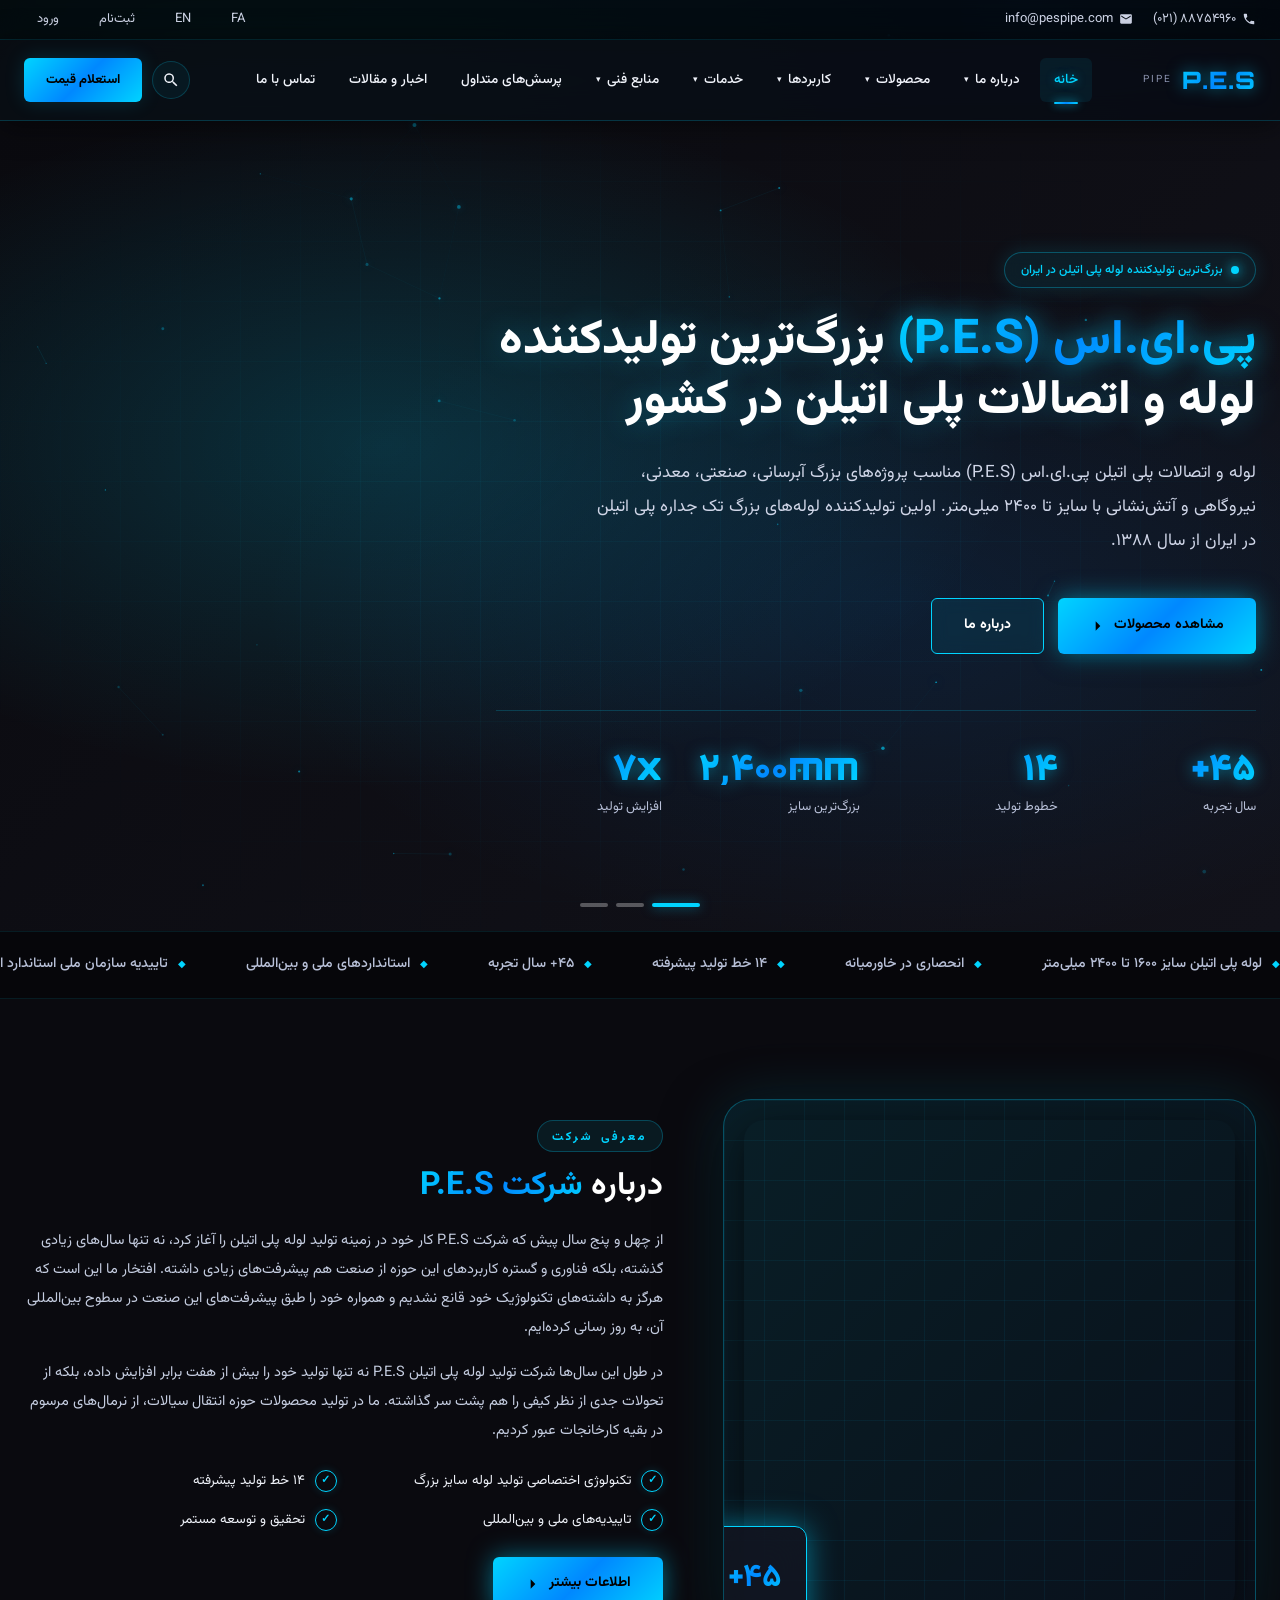
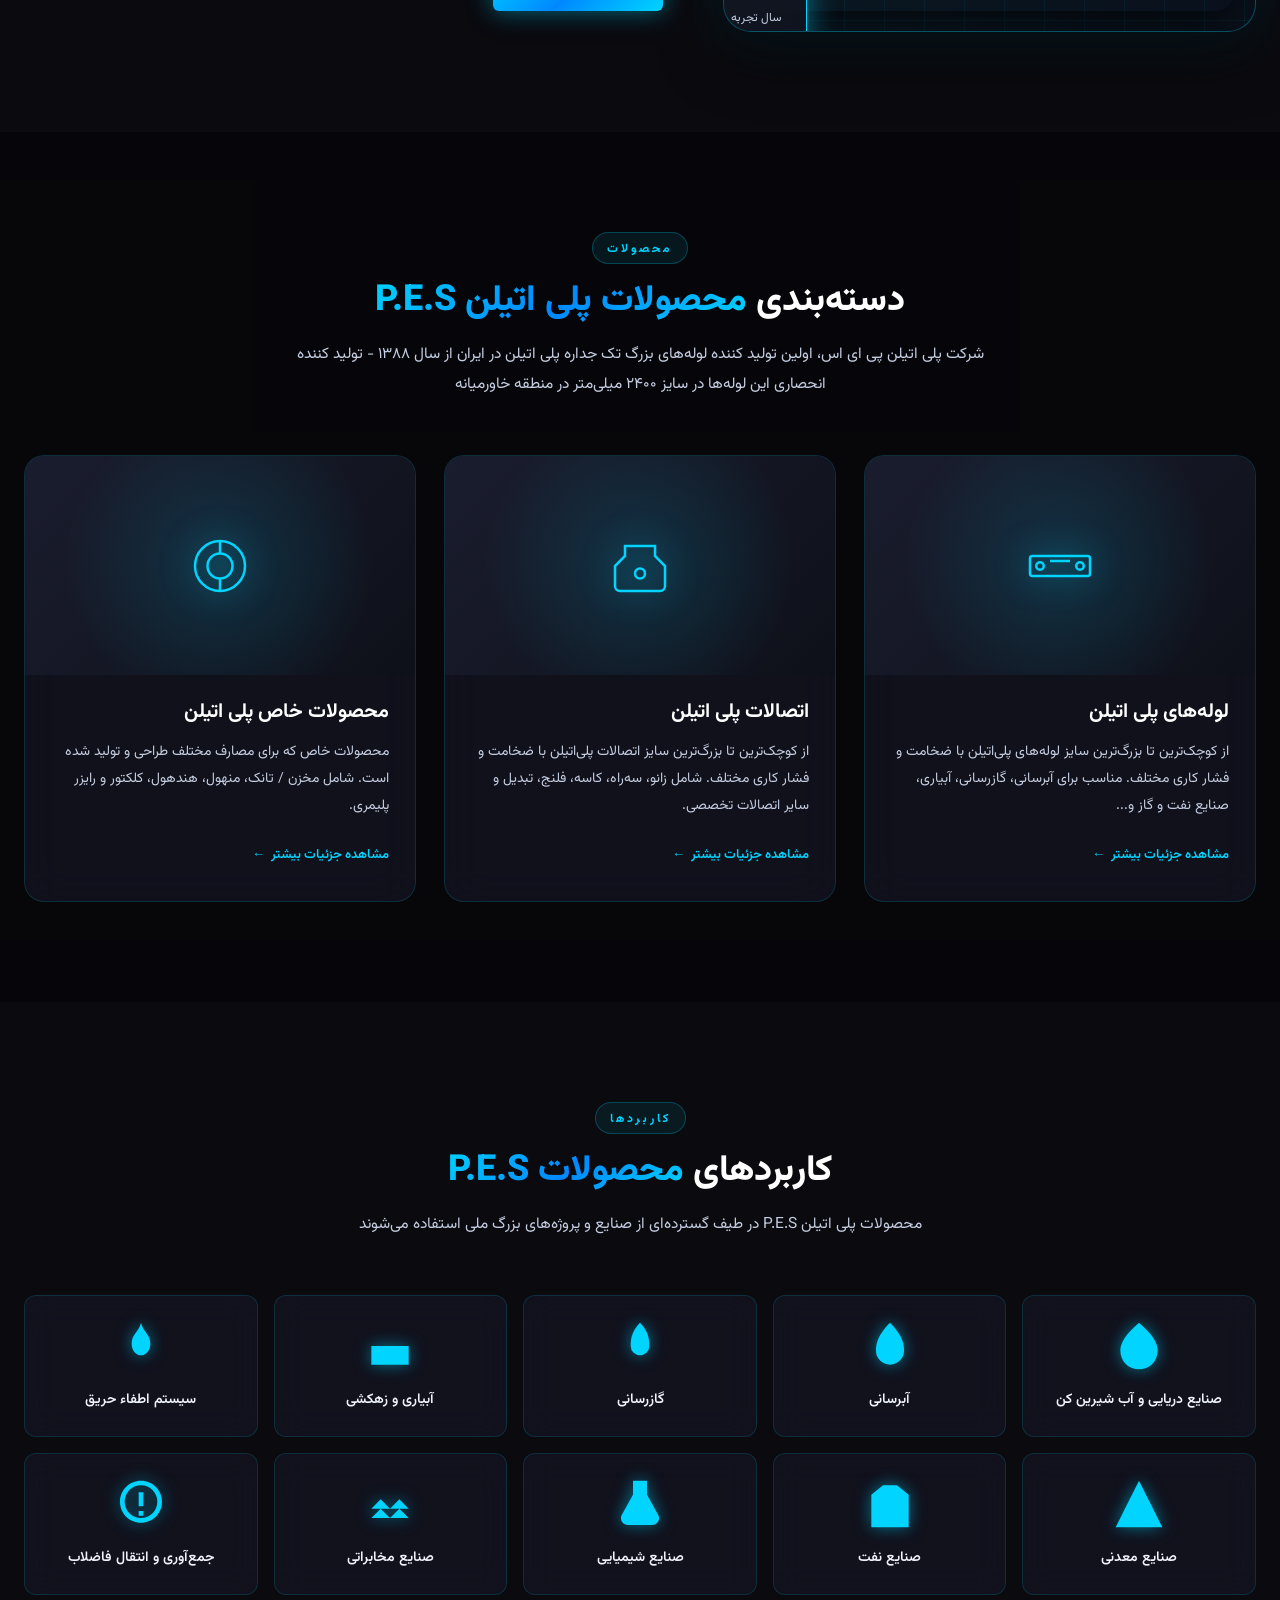
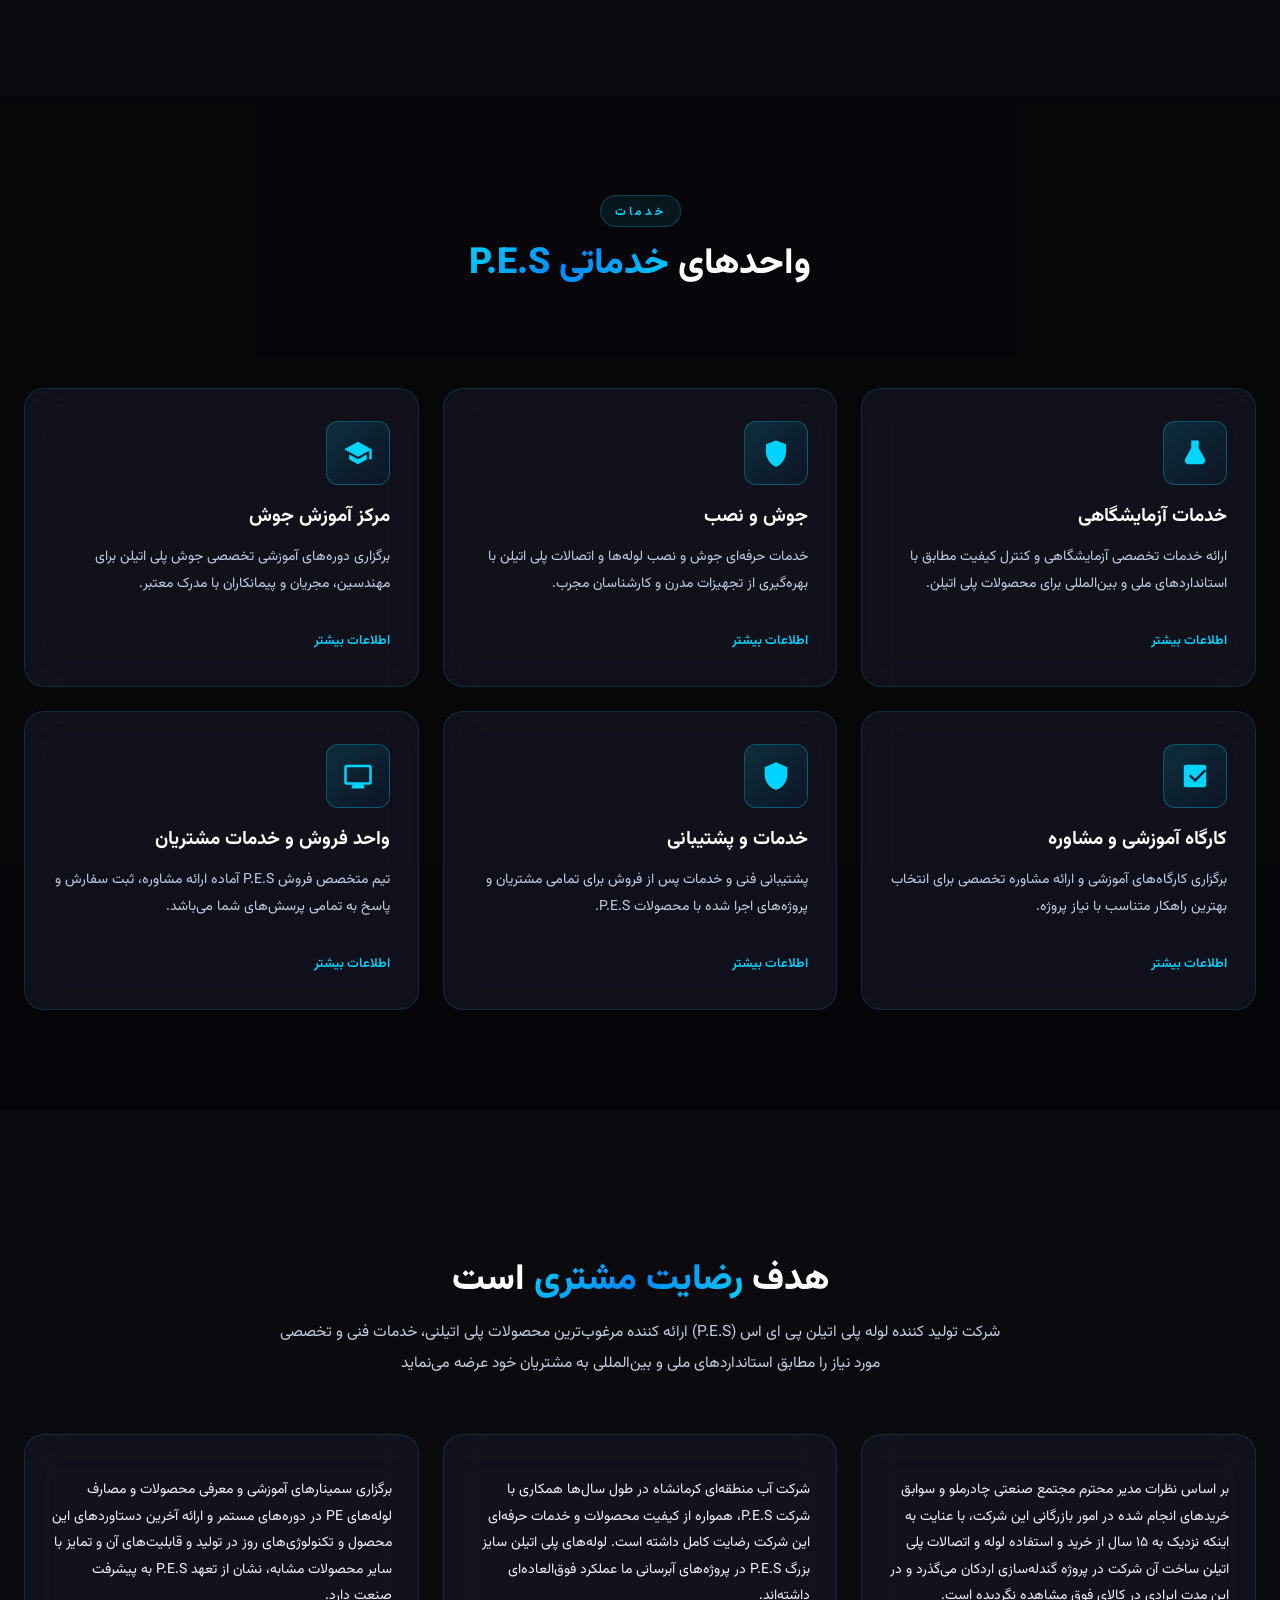
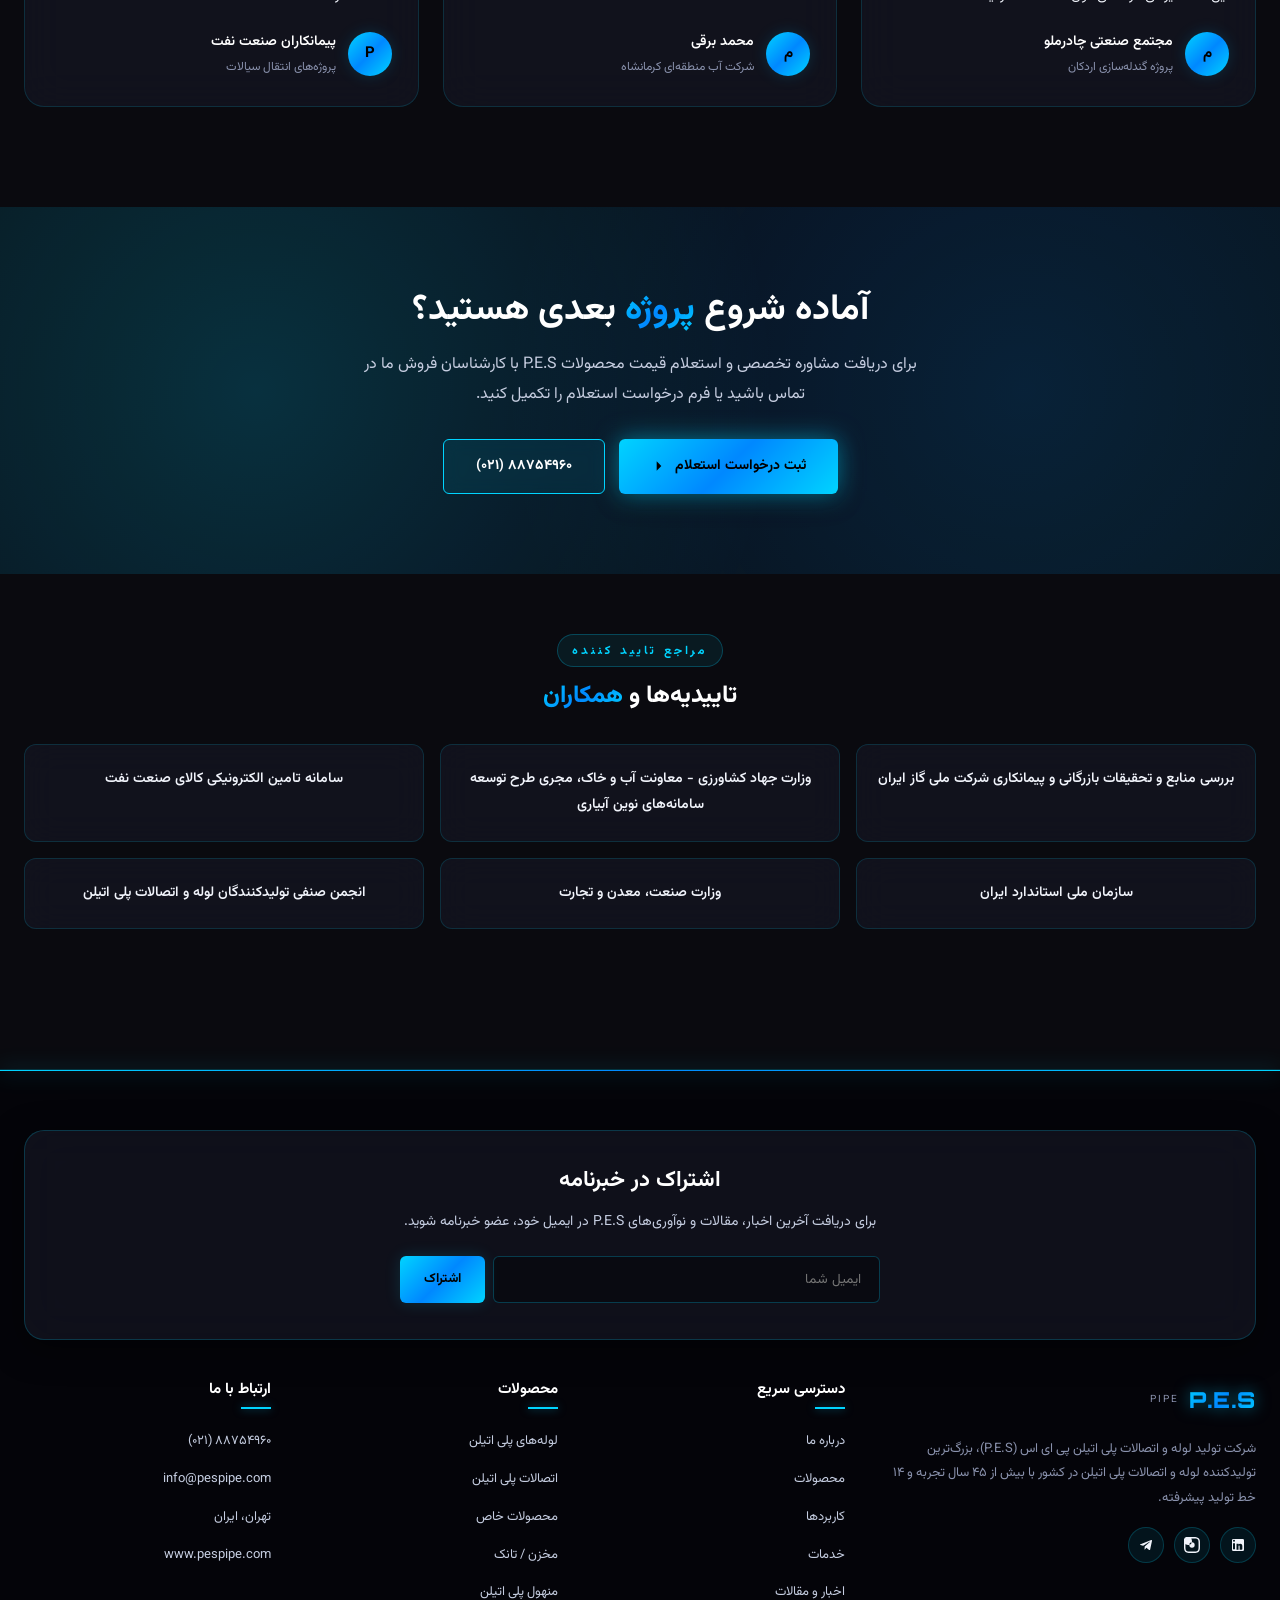
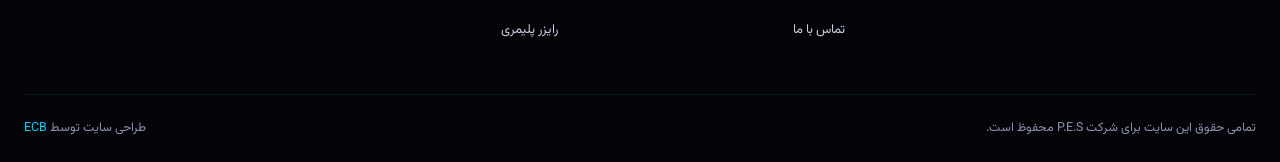
<file: index.html>
<!DOCTYPE html>
<html lang="fa-IR" dir="rtl">
<head>
    <meta charset="UTF-8">
    <meta name="viewport" content="width=device-width, initial-scale=1.0">
    <meta name="description" content="شرکت تولید لوله و اتصالات پلی اتیلن پی ای اس (P.E.S) - بزرگ‌ترین تولیدکننده لوله و اتصالات پلی اتیلن در کشور">
    <title>شرکت تولید لوله و اتصالات پلی اتیلن پی ای اس (P.E.S)</title>
    <link rel="stylesheet" href="style.css">
</head>
<body>

<a class="skip-link screen-reader-text" href="#content">پرش به محتوا</a>

<!-- ===== Topbar ===== -->
<div class="topbar">
    <div class="container">
        <div class="topbar-contact">
            <a href="tel:+982188754960"><svg viewBox="0 0 24 24"><path d="M6.62 10.79c1.44 2.83 3.76 5.14 6.59 6.59l2.2-2.2c.27-.27.67-.36 1.02-.24 1.12.37 2.33.57 3.57.57.55 0 1 .45 1 1V20c0 .55-.45 1-1 1-9.39 0-17-7.61-17-17 0-.55.45-1 1-1h3.5c.55 0 1 .45 1 1 0 1.25.2 2.45.57 3.57.11.35.03.74-.25 1.02l-2.2 2.2z"/></svg><span>۸۸۷۵۴۹۶۰ (۰۲۱)</span></a>
            <a href="mailto:info@pespipe.com"><svg viewBox="0 0 24 24"><path d="M20 4H4c-1.1 0-1.99.9-1.99 2L2 18c0 1.1.9 2 2 2h16c1.1 0 2-.9 2-2V6c0-1.1-.9-2-2-2zm0 4l-8 5-8-5V6l8 5 8-5v2z"/></svg><span>info@pespipe.com</span></a>
        </div>
        <div class="topbar-tools">
            <a href="#" class="lang-switch">FA</a>
            <a href="https://www.pespipe.com/en-us/">EN</a>
            <a href="#">ثبت‌نام</a>
            <a href="#">ورود</a>
        </div>
    </div>
</div>

<!-- ===== Header ===== -->
<header class="site-header">
    <div class="container header-inner">
        <a href="index.html" class="site-logo" aria-label="P.E.S">
            <span class="site-logo-text">P.E.S</span>
            <span class="site-logo-sub">PIPE</span>
        </a>
        <nav class="main-nav" id="mainNav" aria-label="منو">
            <ul>
            <li><a href="index.html" class="active">خانه</a></li>
            
            <li class="has-dropdown">
                <a href="about.html">درباره ما</a>
                <ul class="dropdown">
                    <li><a href="about.html">معرفی شرکت پی ای اس</a></li>
                    <li><a href="about.html#production">خطوط تولید</a></li>
                    <li><a href="about.html#lab">آزمایشگاه و کنترل کیفیت</a></li>
                    <li><a href="about.html#rnd">تحقیق و توسعه</a></li>
                    <li><a href="certificates.html">تاییدیه‌ها و گواهی‌نامه‌ها</a></li>
                    <li><a href="about.html#testimonials">نظرات مشتریان</a></li>
                    <li><a href="about.html#gallery">گالری تصاویر</a></li>
                </ul>
            </li>
            
            <li class="has-dropdown">
                <a href="products.html">محصولات</a>
                <ul class="dropdown">
                    <li><a href="products.html#pipes">لوله‌های پلی اتیلن P.E.S</a></li>
                    <li><a href="products.html#fittings">اتصالات پلی اتیلن P.E.S</a></li>
                    <li><a href="products.html#special">محصولات خاص پلی اتیلن</a></li>
                    <li><a href="products.html#special">مخزن / تانک پلی اتیلن</a></li>
                    <li><a href="products.html#special">منهول پلی اتیلن</a></li>
                    <li><a href="products.html#special">هندهول پلی اتیلن</a></li>
                    <li><a href="products.html#special">کلکتور پلی اتیلن</a></li>
                    <li><a href="products.html#special">رایزر پلیمری</a></li>
                </ul>
            </li>
            
            <li class="has-dropdown">
                <a href="applications.html">کاربردها</a>
                <ul class="dropdown">
                    <li><a href="applications.html#marine">صنایع دریایی و آب شیرین کن</a></li>
                    <li><a href="applications.html#water">آبرسانی</a></li>
                    <li><a href="applications.html#gas">گازرسانی</a></li>
                    <li><a href="applications.html#irrigation">آبیاری و زهکشی</a></li>
                    <li><a href="applications.html#fire">سیستم اطفاء حریق</a></li>
                    <li><a href="applications.html#mining">صنایع معدنی</a></li>
                    <li><a href="applications.html#oil">صنایع نفت</a></li>
                    <li><a href="applications.html#chemical">صنایع شیمیایی</a></li>
                    <li><a href="applications.html#telecom">صنایع مخابراتی</a></li>
                    <li><a href="applications.html#sewage">جمع‌آوری و انتقال فاضلاب</a></li>
                </ul>
            </li>
            
            <li class="has-dropdown">
                <a href="services.html">خدمات</a>
                <ul class="dropdown">
                    <li><a href="services.html#lab">خدمات آزمایشگاهی</a></li>
                    <li><a href="services.html#welding">جوش و نصب</a></li>
                    <li><a href="services.html#training">مرکز آموزش جوش</a></li>
                    <li><a href="services.html#workshop">کارگاه آموزشی و مشاوره تخصصی</a></li>
                    <li><a href="services.html#support">خدمات و پشتیبانی</a></li>
                </ul>
            </li>
            
            <li class="has-dropdown">
                <a href="resources.html">منابع فنی</a>
                <ul class="dropdown">
                    <li><a href="resources.html#projects">پروژه‌ها</a></li>
                    <li><a href="resources.html#standards">استانداردها</a></li>
                    <li><a href="resources.html#materials">مواد اولیه پلی اتیلن</a></li>
                    <li><a href="resources.html#instructions">دستورالعمل‌ها</a></li>
                    <li><a href="resources.html#calc">محاسبات فنی</a></li>
                    <li><a href="resources.html#compare">مقایسه انواع لوله‌ها</a></li>
                    <li><a href="resources.html#articles">مقالات علمی و پژوهشی</a></li>
                    <li><a href="resources.html#catalog">کاتالوگ</a></li>
                    <li><a href="resources.html#tables">جداول ابعادی</a></li>
                </ul>
            </li>
            <li><a href="faq.html" class="">پرسش‌های متداول</a></li>
            <li><a href="news.html" class="">اخبار و مقالات</a></li>
            <li><a href="contact.html" class="">تماس با ما</a></li>
        </ul>
        </nav>
        <div class="header-tools">
            <button class="icon-btn" id="searchToggle" aria-label="جستجو">
                <svg viewBox="0 0 24 24"><path d="M15.5 14h-.79l-.28-.27a6.5 6.5 0 10-.7.7l.27.28v.79l5 4.99L20.49 19l-4.99-5zm-6 0A4.5 4.5 0 1114 9.5 4.5 4.5 0 019.5 14z"/></svg>
            </button>
            <a href="contact.html" class="btn-cta">استعلام قیمت</a>
            <button class="menu-toggle" id="menuToggle" aria-label="منو">
                <svg viewBox="0 0 24 24"><path d="M3 6h18v2H3zm0 5h18v2H3zm0 5h18v2H3z"/></svg>
            </button>
        </div>
    </div>
    <div class="search-bar" id="searchBar">
        <div class="container">
            <form role="search" action="#" method="get">
                <input type="search" name="s" placeholder="جستجو در سایت..." aria-label="جستجو">
                <button type="submit">جستجو</button>
            </form>
        </div>
    </div>
</header>

<!-- Particle canvas background -->
<canvas id="particles-canvas" style="position:fixed;inset:0;z-index:-1;pointer-events:none;"></canvas>


<main id="content">

<!-- ===== Hero ===== -->
<section class="hero" id="hero">
    <div class="hero-bg"></div>
    <div class="container">
        <div class="hero-content">
            <span class="hero-badge"> بزرگ‌ترین تولیدکننده لوله پلی اتیلن در ایران</span>
            <h1 class="hero-title"><span class="accent">پی.ای.اس (P.E.S)</span> بزرگ‌ترین تولیدکننده لوله و اتصالات پلی اتیلن در کشور</h1>
            <p class="hero-subtitle">لوله و اتصالات پلی اتیلن پی.ای.اس (P.E.S) مناسب پروژه‌های بزرگ آبرسانی، صنعتی، معدنی، نیروگاهی و آتش‌نشانی با سایز تا ۲۴۰۰ میلی‌متر. اولین تولیدکننده لوله‌های بزرگ تک جداره پلی اتیلن در ایران از سال ۱۳۸۸.</p>
            <div class="hero-actions">
                <a href="products.html" class="btn-primary">مشاهده محصولات
                    <svg viewBox="0 0 24 24"><path d="M15.5 5l-7 7 7 7V5z" transform="scale(-1,1) translate(-24,0)"/></svg>
                </a>
                <a href="about.html" class="btn-secondary">درباره ما</a>
            </div>
            <div class="hero-stats">
                <div class="hero-stat"><strong data-count="45" data-suffix="+">۴۵+</strong><span>سال تجربه</span></div>
                <div class="hero-stat"><strong data-count="14">۱۴</strong><span>خطوط تولید</span></div>
                <div class="hero-stat"><strong data-count="2400" data-suffix="mm">۲۴۰۰mm</strong><span>بزرگ‌ترین سایز</span></div>
                <div class="hero-stat"><strong data-count="7" data-suffix="x">۷x</strong><span>افزایش تولید</span></div>
            </div>
        </div>
    </div>
    <div class="hero-dots" id="heroDots">
        <button class="active" data-slide="0" aria-label="اسلاید ۱"></button>
        <button data-slide="1" aria-label="اسلاید ۲"></button>
        <button data-slide="2" aria-label="اسلاید ۳"></button>
    </div>
</section>

<!-- ===== Marquee ===== -->
<div class="marquee">
    <div class="marquee-track">
        <span class="marquee-item">لوله پلی اتیلن سایز ۱۶۰۰ تا ۲۴۰۰ میلی‌متر</span>
        <span class="marquee-item">انحصاری در خاورمیانه</span>
        <span class="marquee-item">۱۴ خط تولید پیشرفته</span>
        <span class="marquee-item">۴۵+ سال تجربه</span>
        <span class="marquee-item">استانداردهای ملی و بین‌المللی</span>
        <span class="marquee-item">تاییدیه سازمان ملی استاندارد ایران</span>
        <span class="marquee-item">لوله پلی اتیلن سایز ۱۶۰۰ تا ۲۴۰۰ میلی‌متر</span>
        <span class="marquee-item">انحصاری در خاورمیانه</span>
        <span class="marquee-item">۱۴ خط تولید پیشرفته</span>
        <span class="marquee-item">۴۵+ سال تجربه</span>
        <span class="marquee-item">استانداردهای ملی و بین‌المللی</span>
        <span class="marquee-item">تاییدیه سازمان ملی استاندارد ایران</span>
    </div>
</div>

<!-- ===== About ===== -->
<section class="section" id="about">
    <div class="container">
        <div class="about-grid">
            <div class="about-visual" data-reveal="left">
                <div class="about-visual-img" style="background-image: url('https://images.unsplash.com/photo-1581094794329-c8112a89af12?w=800');"></div>
                <div class="about-visual-stat">
                    <strong>۴۵+</strong>
                    <span>سال تجربه</span>
                </div>
            </div>
            <div class="about-content" data-reveal="right">
                <span class="section-eyebrow">معرفی شرکت</span>
                <h2>درباره <span class="accent">شرکت P.E.S</span></h2>
                <p>از چهل و پنج سال پیش که شرکت P.E.S کار خود در زمینه تولید لوله پلی اتیلن را آغاز کرد، نه تنها سال‌های زیادی گذشته، بلکه فناوری و گستره کاربردهای این حوزه از صنعت هم پیشرفت‌های زیادی داشته. افتخار ما این است که هرگز به داشته‌های تکنولوژیک خود قانع نشدیم و همواره خود را طبق پیشرفت‌های این صنعت در سطوح بین‌المللی آن، به روز رسانی کرده‌ایم.</p>
                <p>در طول این سال‌ها شرکت تولید لوله پلی اتیلن P.E.S نه تنها تولید خود را بیش از هفت برابر افزایش داده، بلکه از تحولات جدی از نظر کیفی را هم پشت سر گذاشته. ما در تولید محصولات حوزه انتقال سیالات، از نرمال‌های مرسوم در بقیه کارخانجات عبور کردیم.</p>
                <div class="about-features">
                    <div class="about-feature">تکنولوژی اختصاصی تولید لوله سایز بزرگ</div>
                    <div class="about-feature">۱۴ خط تولید پیشرفته</div>
                    <div class="about-feature">تاییدیه‌های ملی و بین‌المللی</div>
                    <div class="about-feature">تحقیق و توسعه مستمر</div>
                </div>
                <a href="about.html" class="btn-primary">اطلاعات بیشتر
                    <svg viewBox="0 0 24 24"><path d="M15.5 5l-7 7 7 7V5z" transform="scale(-1,1) translate(-24,0)"/></svg>
                </a>
            </div>
        </div>
    </div>
</section>

<!-- ===== Products ===== -->
<section class="section" id="products" style="background: rgba(0,0,0,0.3);">
    <div class="container">
        <div class="section-title-block">
            <span class="section-eyebrow" data-reveal>محصولات</span>
            <h2 class="section-title" data-reveal>دسته‌بندی <span class="accent">محصولات پلی اتیلن P.E.S</span></h2>
            <p class="section-subtitle" data-reveal>شرکت پلی اتیلن پی ای اس، اولین تولید کننده لوله‌های بزرگ تک جداره پلی اتیلن در ایران از سال ۱۳۸۸ - تولید کننده انحصاری این لوله‌ها در سایز ۲۴۰۰ میلی‌متر در منطقه خاورمیانه</p>
        </div>
        <div class="product-grid">
            <article class="product-card" data-reveal data-tilt>
                <div class="product-card-img">
                    <svg class="product-card-icon" viewBox="0 0 64 64" fill="none" stroke="currentColor" stroke-width="2"><rect x="8" y="24" width="48" height="16" rx="2"/><circle cx="16" cy="32" r="3"/><circle cx="48" cy="32" r="3"/><line x1="24" y1="28" x2="40" y2="28"/></svg>
                </div>
                <div class="product-card-body">
                    <h3 class="product-card-title">لوله‌های پلی اتیلن</h3>
                    <p class="product-card-desc">از کوچک‌ترین تا بزرگ‌ترین سایز لوله‌های پلی‌اتیلن با ضخامت و فشار کاری مختلف. مناسب برای آبرسانی، گازرسانی، آبیاری، صنایع نفت و گاز و...</p>
                    <a href="products.html#pipes" class="product-card-link">مشاهده جزئیات بیشتر</a>
                </div>
            </article>
            <article class="product-card" data-reveal data-reveal-delay="1" data-tilt>
                <div class="product-card-img">
                    <svg class="product-card-icon" viewBox="0 0 64 64" fill="none" stroke="currentColor" stroke-width="2"><path d="M20 16h24v8l8 8v16a4 4 0 01-4 4H16a4 4 0 01-4-4V32l8-8v-8z"/><circle cx="32" cy="38" r="4"/></svg>
                </div>
                <div class="product-card-body">
                    <h3 class="product-card-title">اتصالات پلی اتیلن</h3>
                    <p class="product-card-desc">از کوچک‌ترین تا بزرگ‌ترین سایز اتصالات پلی‌اتیلن با ضخامت و فشار کاری مختلف. شامل زانو، سه‌راه، کاسه، فلنج، تبدیل و سایر اتصالات تخصصی.</p>
                    <a href="products.html#fittings" class="product-card-link">مشاهده جزئیات بیشتر</a>
                </div>
            </article>
            <article class="product-card" data-reveal data-reveal-delay="2" data-tilt>
                <div class="product-card-img">
                    <svg class="product-card-icon" viewBox="0 0 64 64" fill="none" stroke="currentColor" stroke-width="2"><circle cx="32" cy="32" r="20"/><circle cx="32" cy="32" r="10"/><line x1="32" y1="12" x2="32" y2="22"/><line x1="32" y1="42" x2="32" y2="52"/></svg>
                </div>
                <div class="product-card-body">
                    <h3 class="product-card-title">محصولات خاص پلی اتیلن</h3>
                    <p class="product-card-desc">محصولات خاص که برای مصارف مختلف طراحی و تولید شده است. شامل مخزن / تانک، منهول، هندهول، کلکتور و رایزر پلیمری.</p>
                    <a href="products.html#special" class="product-card-link">مشاهده جزئیات بیشتر</a>
                </div>
            </article>
        </div>
    </div>
</section>

<!-- ===== Applications ===== -->
<section class="section" id="applications">
    <div class="container">
        <div class="section-title-block">
            <span class="section-eyebrow" data-reveal>کاربردها</span>
            <h2 class="section-title" data-reveal>کاربردهای <span class="accent">محصولات P.E.S</span></h2>
            <p class="section-subtitle" data-reveal>محصولات پلی اتیلن P.E.S در طیف گسترده‌ای از صنایع و پروژه‌های بزرگ ملی استفاده می‌شوند</p>
        </div>
        <div class="app-grid">
            <a href="applications.html#marine" class="app-card" data-reveal>
                <div class="app-card-icon"><svg viewBox="0 0 24 24"><path d="M12 2c-5.33 4.55-8 8.48-8 11.8 0 4.98 3.8 8.2 8 8.2s8-3.22 8-8.2c0-3.32-2.67-7.25-8-11.8z"/></svg></div>
                <div class="app-card-title">صنایع دریایی و آب شیرین کن</div>
            </a>
            <a href="applications.html#water" class="app-card" data-reveal data-reveal-delay="1">
                <div class="app-card-icon"><svg viewBox="0 0 24 24"><path d="M12 2C6 8 6 12 6 14a6 6 0 0012 0c0-2 0-6-6-12z"/></svg></div>
                <div class="app-card-title">آبرسانی</div>
            </a>
            <a href="applications.html#gas" class="app-card" data-reveal data-reveal-delay="2">
                <div class="app-card-icon"><svg viewBox="0 0 24 24"><path d="M12 2C8 6 8 10 8 12a4 4 0 008 0c0-2 0-6-4-10z"/></svg></div>
                <div class="app-card-title">گازرسانی</div>
            </a>
            <a href="applications.html#irrigation" class="app-card" data-reveal data-reveal-delay="3">
                <div class="app-card-icon"><svg viewBox="0 0 24 24"><path d="M12 2v6m0 0l-3 3m3-3l3 3M4 12h16v8H4z"/></svg></div>
                <div class="app-card-title">آبیاری و زهکشی</div>
            </a>
            <a href="applications.html#fire" class="app-card" data-reveal>
                <div class="app-card-icon"><svg viewBox="0 0 24 24"><path d="M12 2c-1 4-4 5-4 9 0 3 2 5 4 5s4-2 4-5c0-4-3-5-4-9z"/></svg></div>
                <div class="app-card-title">سیستم اطفاء حریق</div>
            </a>
            <a href="applications.html#mining" class="app-card" data-reveal data-reveal-delay="1">
                <div class="app-card-icon"><svg viewBox="0 0 24 24"><path d="M12 2L2 22h20L12 2z"/></svg></div>
                <div class="app-card-title">صنایع معدنی</div>
            </a>
            <a href="applications.html#oil" class="app-card" data-reveal data-reveal-delay="2">
                <div class="app-card-icon"><svg viewBox="0 0 24 24"><path d="M4 22V8l5-4h6l5 4v14M9 22V12h6v10"/></svg></div>
                <div class="app-card-title">صنایع نفت</div>
            </a>
            <a href="applications.html#chemical" class="app-card" data-reveal data-reveal-delay="3">
                <div class="app-card-icon"><svg viewBox="0 0 24 24"><path d="M9 2v6l-5 9a3 3 0 003 4h10a3 3 0 003-4l-5-9V2M7 2h10"/></svg></div>
                <div class="app-card-title">صنایع شیمیایی</div>
            </a>
            <a href="applications.html#telecom" class="app-card" data-reveal>
                <div class="app-card-icon"><svg viewBox="0 0 24 24"><path d="M4 14l4-4 4 4 4-4 4 4M4 18l4-4 4 4 4-4 4 4"/></svg></div>
                <div class="app-card-title">صنایع مخابراتی</div>
            </a>
            <a href="applications.html#sewage" class="app-card" data-reveal data-reveal-delay="1">
                <div class="app-card-icon"><svg viewBox="0 0 24 24"><path d="M12 2C7 2 3 6 3 11s4 9 9 9 9-4 9-9-4-9-9-9zm0 16c-3.86 0-7-3.14-7-7s3.14-7 7-7 7 3.14 7 7-3.14 7-7 7zm-1-11h2v6h-2zm0 8h2v2h-2z"/></svg></div>
                <div class="app-card-title">جمع‌آوری و انتقال فاضلاب</div>
            </a>
        </div>
    </div>
</section>

<!-- ===== Services ===== -->
<section class="section" id="services" style="background: rgba(0,0,0,0.3);">
    <div class="container">
        <div class="section-title-block">
            <span class="section-eyebrow" data-reveal>خدمات</span>
            <h2 class="section-title" data-reveal>واحدهای <span class="accent">خدماتی P.E.S</span></h2>
            <p class="section-subtitle" data-reveal>شرکت پی ای اس (P.E.S) به عنوان یک مرجع تولیدی، علمی و فنی، تحقیقاتی و آموزشی دارای طیف گسترده خدماتی است</p>
        </div>
        <div class="services-grid">
            <article class="service-card" data-reveal>
                <div class="service-icon"><svg viewBox="0 0 24 24"><path d="M9 2v6l-5 9a3 3 0 003 4h10a3 3 0 003-4l-5-9V2M7 2h10"/></svg></div>
                <h3 class="service-title">خدمات آزمایشگاهی</h3>
                <p class="service-desc">ارائه خدمات تخصصی آزمایشگاهی و کنترل کیفیت مطابق با استانداردهای ملی و بین‌المللی برای محصولات پلی اتیلن.</p>
                <a href="services.html#lab" class="service-link">اطلاعات بیشتر</a>
            </article>
            <article class="service-card" data-reveal data-reveal-delay="1">
                <div class="service-icon"><svg viewBox="0 0 24 24"><path d="M12 2L4 5v6c0 5.5 3.8 10.6 8 12 4.2-1.4 8-6.5 8-12V5l-8-3z"/></svg></div>
                <h3 class="service-title">جوش و نصب</h3>
                <p class="service-desc">خدمات حرفه‌ای جوش و نصب لوله‌ها و اتصالات پلی اتیلن با بهره‌گیری از تجهیزات مدرن و کارشناسان مجرب.</p>
                <a href="services.html#welding" class="service-link">اطلاعات بیشتر</a>
            </article>
            <article class="service-card" data-reveal data-reveal-delay="2">
                <div class="service-icon"><svg viewBox="0 0 24 24"><path d="M5 13.18v4L12 21l7-3.82v-4L12 17l-7-3.82zM12 3L1 9l11 6 9-4.91V17h2V9L12 3z"/></svg></div>
                <h3 class="service-title">مرکز آموزش جوش</h3>
                <p class="service-desc">برگزاری دوره‌های آموزشی تخصصی جوش پلی اتیلن برای مهندسین، مجریان و پیمانکاران با مدرک معتبر.</p>
                <a href="services.html#training" class="service-link">اطلاعات بیشتر</a>
            </article>
            <article class="service-card" data-reveal>
                <div class="service-icon"><svg viewBox="0 0 24 24"><path d="M19 3H5a2 2 0 00-2 2v14a2 2 0 002 2h14a2 2 0 002-2V5a2 2 0 00-2-2zm-7 14l-5-5 1.41-1.41L12 14.17l7.59-7.59L21 8l-9 9z"/></svg></div>
                <h3 class="service-title">کارگاه آموزشی و مشاوره</h3>
                <p class="service-desc">برگزاری کارگاه‌های آموزشی و ارائه مشاوره تخصصی برای انتخاب بهترین راهکار متناسب با نیاز پروژه.</p>
                <a href="services.html#workshop" class="service-link">اطلاعات بیشتر</a>
            </article>
            <article class="service-card" data-reveal data-reveal-delay="1">
                <div class="service-icon"><svg viewBox="0 0 24 24"><path d="M12 1L3 5v6c0 5.55 3.84 10.74 9 12 5.16-1.26 9-6.45 9-12V5l-9-4z"/></svg></div>
                <h3 class="service-title">خدمات و پشتیبانی</h3>
                <p class="service-desc">پشتیبانی فنی و خدمات پس از فروش برای تمامی مشتریان و پروژه‌های اجرا شده با محصولات P.E.S.</p>
                <a href="services.html#support" class="service-link">اطلاعات بیشتر</a>
            </article>
            <article class="service-card" data-reveal data-reveal-delay="2">
                <div class="service-icon"><svg viewBox="0 0 24 24"><path d="M21 3H3c-1.11 0-2 .89-2 2v12a2 2 0 002 2h5l-1 1v2h10v-2l-1-1h5a2 2 0 002-2V5a2 2 0 00-2-2zm0 14H3V5h18v12z"/></svg></div>
                <h3 class="service-title">واحد فروش و خدمات مشتریان</h3>
                <p class="service-desc">تیم متخصص فروش P.E.S آماده ارائه مشاوره، ثبت سفارش و پاسخ به تمامی پرسش‌های شما می‌باشد.</p>
                <a href="contact.html" class="service-link">اطلاعات بیشتر</a>
            </article>
        </div>
    </div>
</section>

<!-- ===== Testimonials ===== -->
<section class="section" id="testimonials">
    <div class="container">
        <div class="section-title-block">
            <span class="section-eyebrow" data-reveal>نظرات مشتریان</span>
            <h2 class="section-title" data-reveal>هدف <span class="accent">رضایت مشتری</span> است</h2>
            <p class="section-subtitle" data-reveal>شرکت تولید کننده لوله پلی اتیلن پی ای اس (P.E.S) ارائه کننده مرغوب‌ترین محصولات پلی اتیلنی، خدمات فنی و تخصصی مورد نیاز را مطابق استانداردهای ملی و بین‌المللی به مشتریان خود عرضه می‌نماید</p>
        </div>
        <div class="testimonial-grid">
            <article class="testimonial-card" data-reveal>
                <p class="testimonial-text">بر اساس نظرات مدیر محترم مجتمع صنعتی چادرملو و سوابق خریدهای انجام شده در امور بازرگانی این شرکت، با عنایت به اینکه نزدیک به ۱۵ سال از خرید و استفاده لوله و اتصالات پلی اتیلن ساخت آن شرکت در پروژه گندله‌سازی اردکان می‌گذرد و در این مدت ایرادی در کالای فوق مشاهده نگردیده است.</p>
                <div class="testimonial-author">
                    <div class="testimonial-avatar">م</div>
                    <div>
                        <div class="testimonial-name">مجتمع صنعتی چادرملو</div>
                        <div class="testimonial-role">پروژه گندله‌سازی اردکان</div>
                    </div>
                </div>
            </article>
            <article class="testimonial-card" data-reveal data-reveal-delay="1">
                <p class="testimonial-text">شرکت آب منطقه‌ای کرمانشاه در طول سال‌ها همکاری با شرکت P.E.S، همواره از کیفیت محصولات و خدمات حرفه‌ای این شرکت رضایت کامل داشته است. لوله‌های پلی اتیلن سایز بزرگ P.E.S در پروژه‌های آبرسانی ما عملکرد فوق‌العاده‌ای داشته‌اند.</p>
                <div class="testimonial-author">
                    <div class="testimonial-avatar">م</div>
                    <div>
                        <div class="testimonial-name">محمد برقی</div>
                        <div class="testimonial-role">شرکت آب منطقه‌ای کرمانشاه</div>
                    </div>
                </div>
            </article>
            <article class="testimonial-card" data-reveal data-reveal-delay="2">
                <p class="testimonial-text">برگزاری سمینارهای آموزشی و معرفی محصولات و مصارف لوله‌های PE در دوره‌های مستمر و ارائه آخرین دستاوردهای این محصول و تکنولوژی‌های روز در تولید و قابلیت‌های آن و تمایز با سایر محصولات مشابه، نشان از تعهد P.E.S به پیشرفت صنعت دارد.</p>
                <div class="testimonial-author">
                    <div class="testimonial-avatar">P</div>
                    <div>
                        <div class="testimonial-name">پیمانکاران صنعت نفت</div>
                        <div class="testimonial-role">پروژه‌های انتقال سیالات</div>
                    </div>
                </div>
            </article>
        </div>
    </div>
</section>

<!-- ===== CTA ===== -->
<section class="cta-section">
    <div class="container">
        <div class="cta-content" data-reveal>
            <h2>آماده شروع <span class="accent">پروژه</span> بعدی هستید؟</h2>
            <p>برای دریافت مشاوره تخصصی و استعلام قیمت محصولات P.E.S با کارشناسان فروش ما در تماس باشید یا فرم درخواست استعلام را تکمیل کنید.</p>
            <div class="hero-actions" style="justify-content: center;">
                <a href="contact.html" class="btn-primary">ثبت درخواست استعلام
                    <svg viewBox="0 0 24 24"><path d="M15.5 5l-7 7 7 7V5z" transform="scale(-1,1) translate(-24,0)"/></svg>
                </a>
                <a href="tel:+982188754960" class="btn-secondary">۸۸۷۵۴۹۶۰ (۰۲۱)</a>
            </div>
        </div>
    </div>
</section>

<!-- ===== Partners ===== -->
<section class="section-sm">
    <div class="container">
        <div class="section-title-block" style="margin-bottom: 32px;">
            <span class="section-eyebrow" data-reveal>مراجع تایید کننده</span>
            <h2 class="section-title" data-reveal style="font-size: 24px;">تاییدیه‌ها و <span class="accent">همکاران</span></h2>
        </div>
        <div class="app-grid" style="grid-template-columns: repeat(3, 1fr);">
            <div class="app-card" data-reveal><div class="app-card-title">بررسی منابع و تحقیقات بازرگانی و پیمانکاری شرکت ملی گاز ایران</div></div>
            <div class="app-card" data-reveal data-reveal-delay="1"><div class="app-card-title">وزارت جهاد کشاورزی - معاونت آب و خاک، مجری طرح توسعه سامانه‌های نوین آبیاری</div></div>
            <div class="app-card" data-reveal data-reveal-delay="2"><div class="app-card-title">سامانه تامین الکترونیکی کالای صنعت نفت</div></div>
            <div class="app-card" data-reveal><div class="app-card-title">سازمان ملی استاندارد ایران</div></div>
            <div class="app-card" data-reveal data-reveal-delay="1"><div class="app-card-title">وزارت صنعت، معدن و تجارت</div></div>
            <div class="app-card" data-reveal data-reveal-delay="2"><div class="app-card-title">انجمن صنفی تولیدکنندگان لوله و اتصالات پلی اتیلن</div></div>
        </div>
    </div>
</section>

</main>

<!-- ===== Footer ===== -->
<footer class="site-footer">
    <div class="container">
        <div class="newsletter-box" data-reveal>
            <h3>اشتراک در خبرنامه</h3>
            <p>برای دریافت آخرین اخبار، مقالات و نوآوری‌های P.E.S در ایمیل خود، عضو خبرنامه شوید.</p>
            <form class="newsletter-form">
                <input type="email" placeholder="ایمیل شما" required>
                <button type="submit">اشتراک</button>
            </form>
        </div>

        <div class="footer-grid">
            <div class="footer-brand">
                <div class="footer-brand-logo">
                    <span class="site-logo-text">P.E.S</span>
                    <span class="site-logo-sub">PIPE</span>
                </div>
                <p>شرکت تولید لوله و اتصالات پلی اتیلن پی ای اس (P.E.S)، بزرگ‌ترین تولیدکننده لوله و اتصالات پلی اتیلن در کشور با بیش از ۴۵ سال تجربه و ۱۴ خط تولید پیشرفته.</p>
                <div class="footer-social">
                    <a href="#" aria-label="LinkedIn"><svg viewBox="0 0 24 24"><path d="M19 3a2 2 0 012 2v14a2 2 0 01-2 2H5a2 2 0 01-2-2V5a2 2 0 012-2h14m-.5 15.5v-5.3a3.26 3.26 0 00-3.26-3.26c-.9 0-1.94.43-2.5 1.18v-1h-2.95v9.04h2.97v-5.06c0-.78.06-1.49.86-1.49.79 0 .85.74.85 1.54v5.01h2.96M7.5 9.5H4.5v9h3v-9M6 4a1.5 1.5 0 100 3 1.5 1.5 0 000-3z"/></svg></a>
                    <a href="#" aria-label="Instagram"><svg viewBox="0 0 24 24"><path d="M12 2.16c3.2 0 3.58.01 4.85.07 1.17.05 1.8.25 2.23.41.56.22.96.48 1.38.9.42.42.68.82.9 1.38.16.42.36 1.06.41 2.23.06 1.27.07 1.65.07 4.85s-.01 3.58-.07 4.85c-.05 1.17-.25 1.8-.41 2.23-.22.56-.48.96-.9 1.38-.42.42-.82.68-1.38.9-.42.16-1.06.36-2.23.41-1.27.06-1.65.07-4.85.07s-3.58-.01-4.85-.07c-1.17-.05-1.8-.25-2.23-.41a3.71 3.71 0 01-1.38-.9 3.71 3.71 0 01-.9-1.38c-.16-.42-.36-1.06-.41-2.23C2.17 15.58 2.16 15.2 2.16 12s.01-3.58.07-4.85c.05-1.17.25-1.8.41-2.23.22-.56.48-.96.9-1.38.42-.42.82-.68 1.38-.9.42-.16 1.06-.36 2.23-.41C8.42 2.17 8.8 2.16 12 2.16M12 0C8.74 0 8.33.01 7.05.07 5.78.13 4.9.33 4.14.63c-.79.31-1.46.72-2.12 1.38C1.36 2.67.95 3.34.64 4.13.34 4.9.14 5.77.08 7.04.01 8.33 0 8.74 0 12s.01 3.67.07 4.95c.06 1.27.26 2.15.56 2.91.31.79.72 1.46 1.38 2.12.66.66 1.33 1.07 2.12 1.38.76.3 1.64.5 2.91.56C8.33 23.99 8.74 24 12 24s3.67-.01 4.95-.07c1.27-.06 2.15-.26 2.91-.56a5.86 5.86 0 002.12-1.38c.66-.66 1.07-1.33 1.38-2.12.3-.76.5-1.64.56-2.91.06-1.28.07-1.69.07-4.95s-.01-3.67-.07-4.95c-.06-1.27-.26-2.15-.56-2.91a5.86 5.86 0 00-1.38-2.12A5.86 5.86 0 0019.86.63c-.76-.3-1.64-.5-2.91-.56C15.67.01 15.26 0 12 0z"/><path d="M12 5.84A6.16 6.16 0 105.84 12 6.16 6.16 0 0012 5.84zm0 10.16A4 4 0 1116 12a4 4 0 01-4 4z"/></svg></a>
                    <a href="#" aria-label="Telegram"><svg viewBox="0 0 24 24"><path d="M9.78 18.65l.28-4.23 7.68-6.92c.34-.31-.07-.46-.52-.19L7.74 13.3 3.64 12c-.88-.25-.89-.86.2-1.3l15.97-6.16c.73-.33 1.43.18 1.15 1.3l-2.72 12.81c-.19.91-.74 1.13-1.5.71L12.6 16.3l-1.99 1.93c-.23.23-.42.42-.83.42z"/></svg></a>
                </div>
            </div>
            <div class="footer-col">
                <h4>دسترسی سریع</h4>
                <ul>
                    <li><a href="about.html">درباره ما</a></li>
                    <li><a href="products.html">محصولات</a></li>
                    <li><a href="applications.html">کاربردها</a></li>
                    <li><a href="services.html">خدمات</a></li>
                    <li><a href="news.html">اخبار و مقالات</a></li>
                    <li><a href="contact.html">تماس با ما</a></li>
                </ul>
            </div>
            <div class="footer-col">
                <h4>محصولات</h4>
                <ul>
                    <li><a href="products.html#pipes">لوله‌های پلی اتیلن</a></li>
                    <li><a href="products.html#fittings">اتصالات پلی اتیلن</a></li>
                    <li><a href="products.html#special">محصولات خاص</a></li>
                    <li><a href="products.html#special">مخزن / تانک</a></li>
                    <li><a href="products.html#special">منهول پلی اتیلن</a></li>
                    <li><a href="products.html#special">رایزر پلیمری</a></li>
                </ul>
            </div>
            <div class="footer-col">
                <h4>ارتباط با ما</h4>
                <ul>
                    <li><a href="tel:+982188754960">۸۸۷۵۴۹۶۰ (۰۲۱)</a></li>
                    <li><a href="mailto:info@pespipe.com">info@pespipe.com</a></li>
                    <li><a href="contact.html">تهران، ایران</a></li>
                    <li><a href="https://www.pespipe.com/fa-ir/" target="_blank" rel="noopener">www.pespipe.com</a></li>
                </ul>
            </div>
        </div>
        <div class="footer-bottom">
            <div>تمامی حقوق این سایت برای شرکت P.E.S محفوظ است.</div>
            <div>طراحی سایت توسط <a href="#">ECB</a></div>
        </div>
    </div>
</footer>

<div class="mobile-cta">
    <a href="tel:+982188754960">تماس با ما</a>
    <a href="contact.html">استعلام قیمت</a>
</div>

<button class="back-to-top" id="backToTop" aria-label="بازگشت به بالا">
    <svg viewBox="0 0 24 24"><path d="M4 12l1.41 1.41L11 7.83V20h2V7.83l5.58 5.59L20 12l-8-8-8 8z"/></svg>
</button>


<script src="scripts.js"></script>
</body>
</html>
</file>
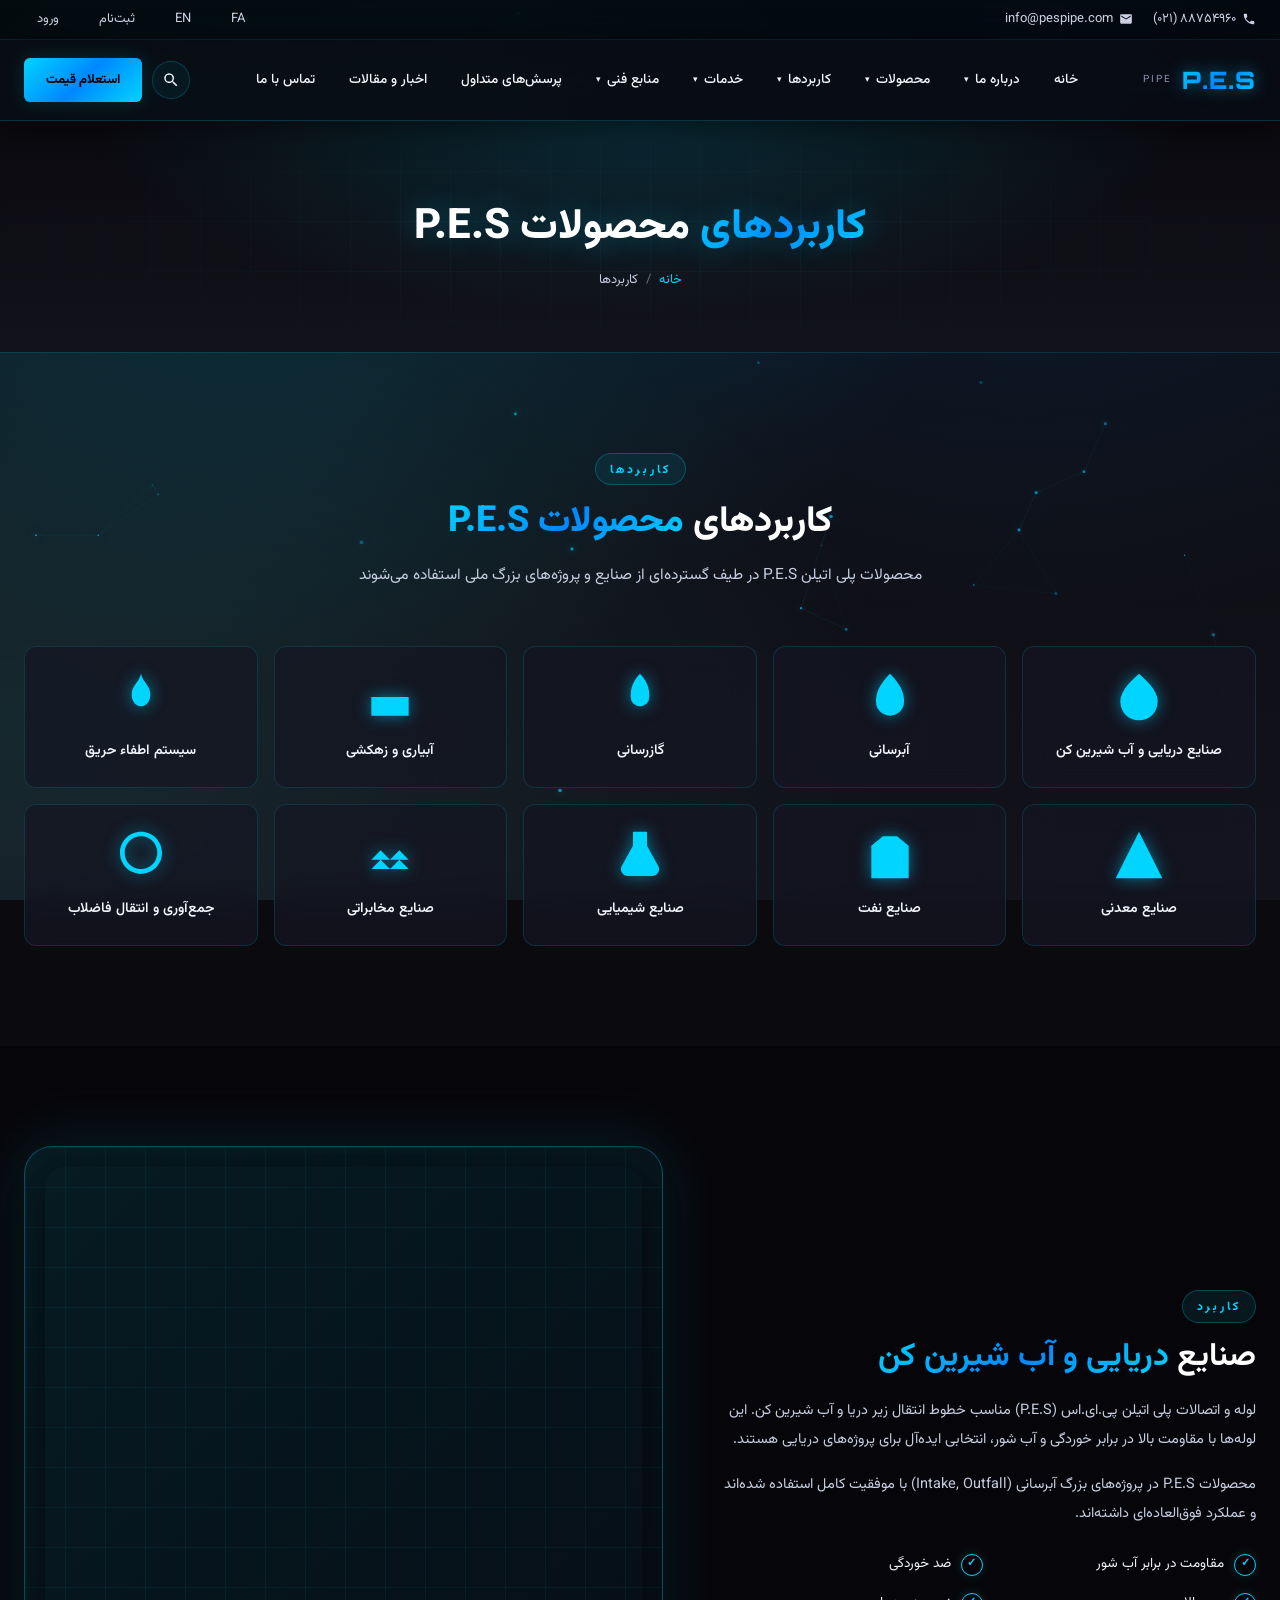
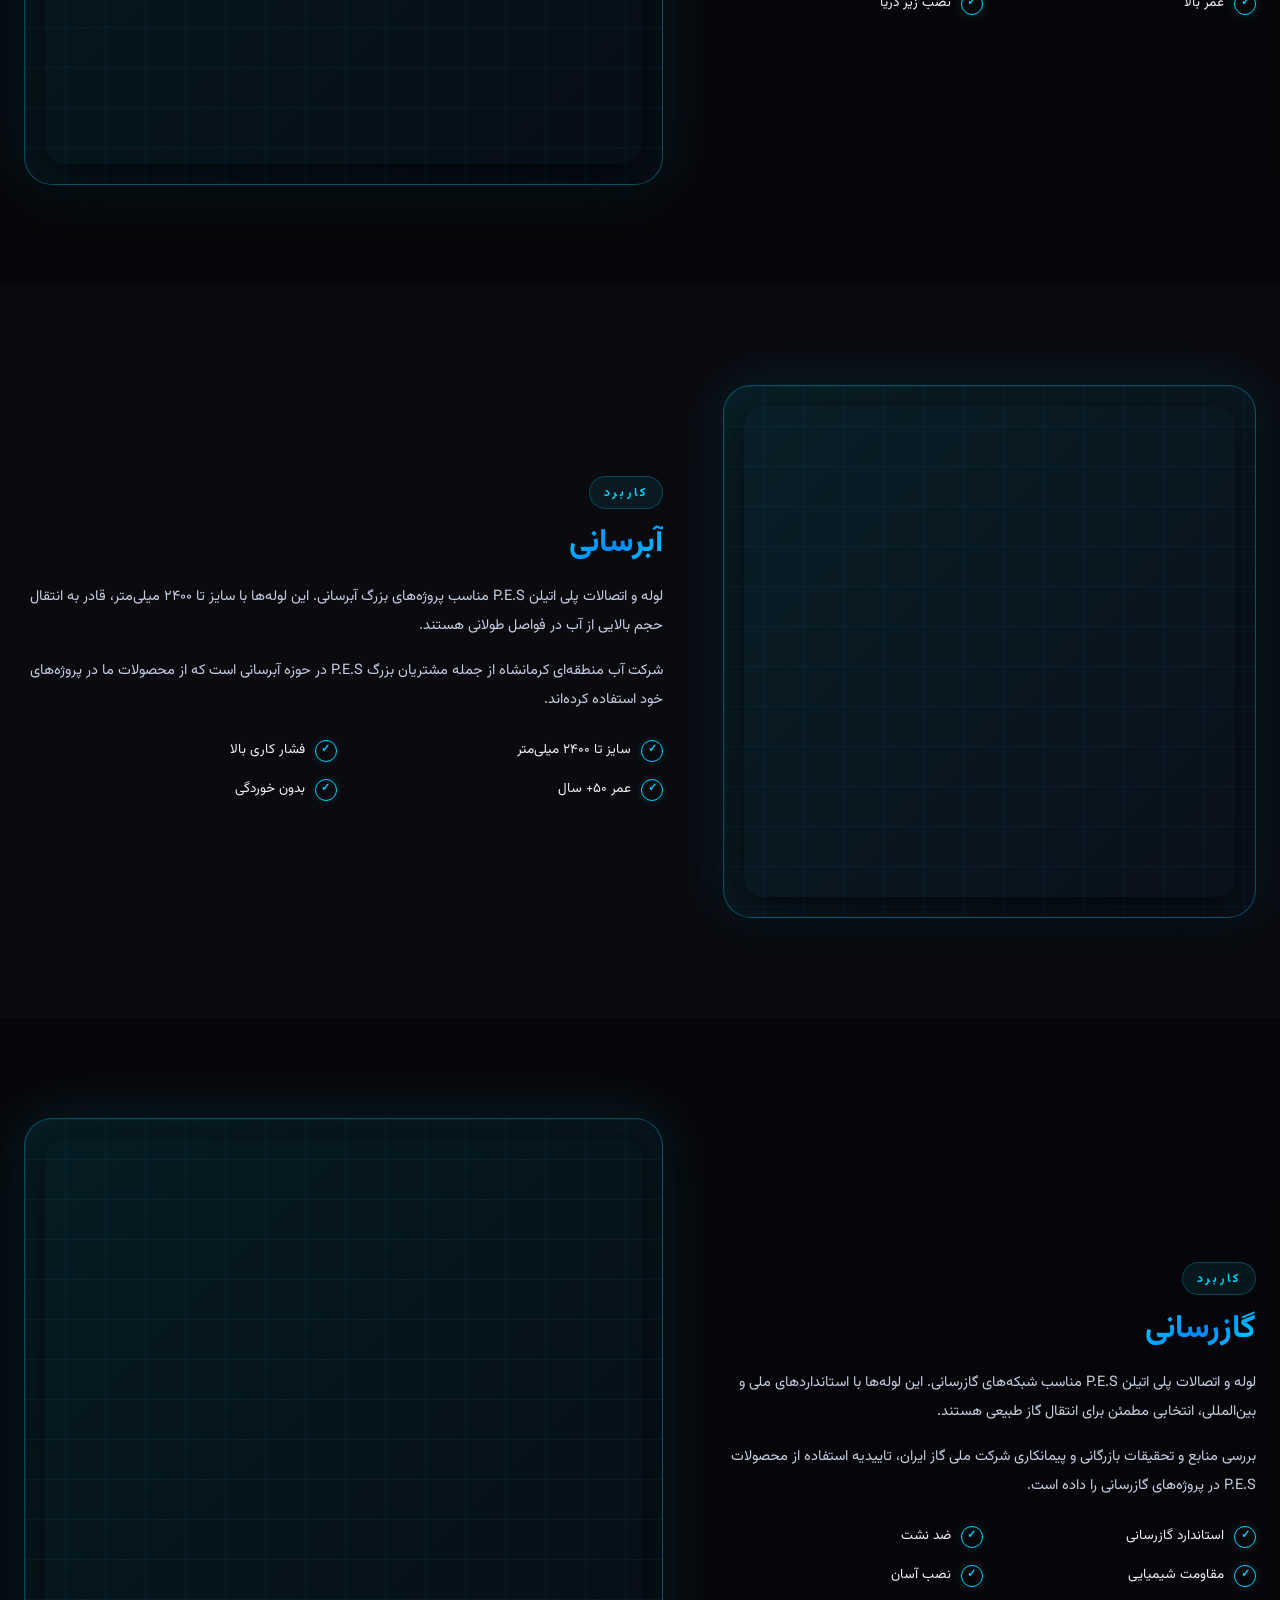
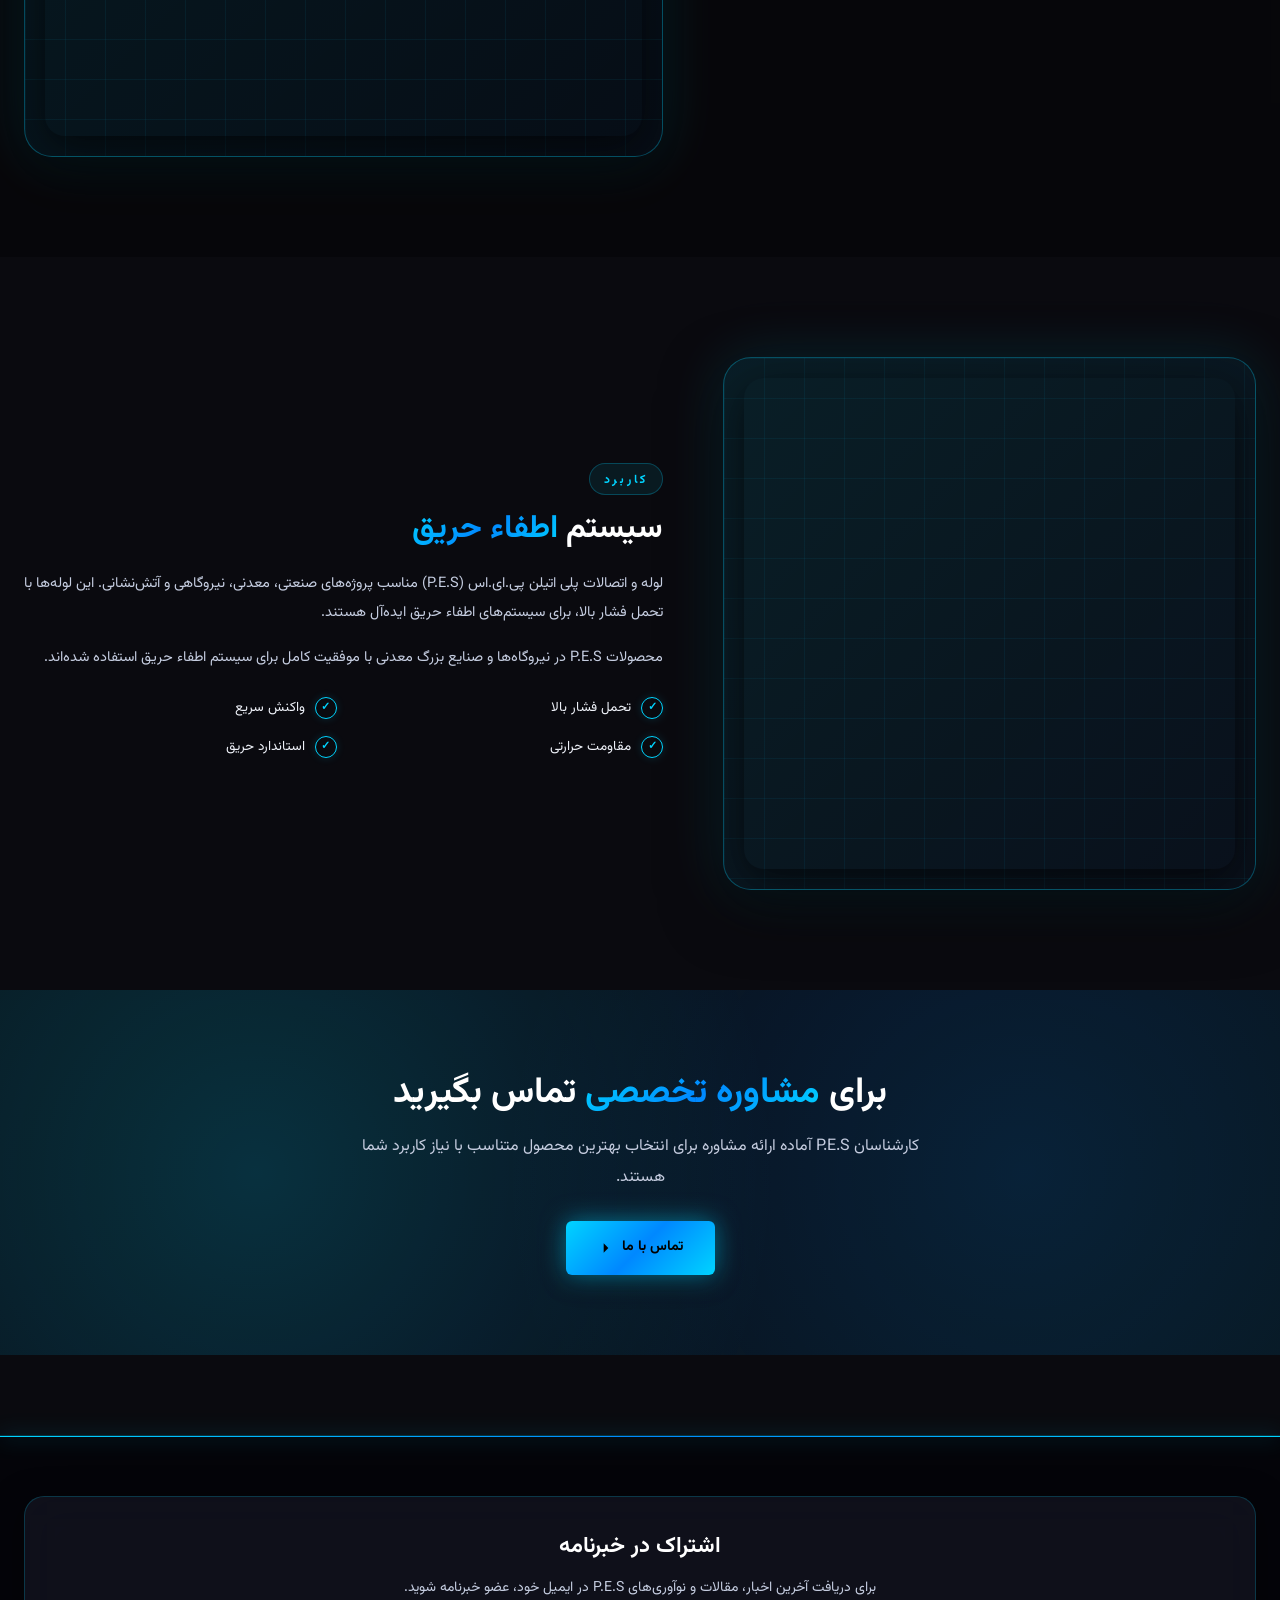
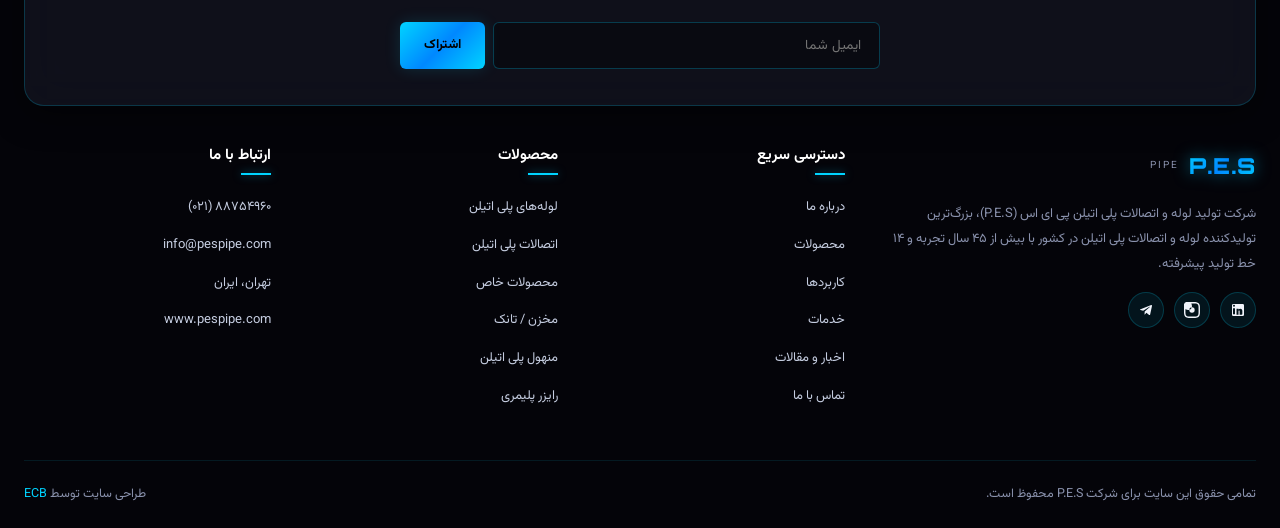
<file: applications.html>
<!DOCTYPE html>
<html lang="fa-IR" dir="rtl">
<head>
    <meta charset="UTF-8">
    <meta name="viewport" content="width=device-width, initial-scale=1.0">
    <meta name="description" content="شرکت تولید لوله و اتصالات پلی اتیلن پی ای اس (P.E.S) - بزرگ‌ترین تولیدکننده لوله و اتصالات پلی اتیلن در کشور">
    <title>کاربردها - P.E.S</title>
    <link rel="stylesheet" href="style.css">
</head>
<body>

<a class="skip-link screen-reader-text" href="#content">پرش به محتوا</a>

<!-- ===== Topbar ===== -->
<div class="topbar">
    <div class="container">
        <div class="topbar-contact">
            <a href="tel:+982188754960"><svg viewBox="0 0 24 24"><path d="M6.62 10.79c1.44 2.83 3.76 5.14 6.59 6.59l2.2-2.2c.27-.27.67-.36 1.02-.24 1.12.37 2.33.57 3.57.57.55 0 1 .45 1 1V20c0 .55-.45 1-1 1-9.39 0-17-7.61-17-17 0-.55.45-1 1-1h3.5c.55 0 1 .45 1 1 0 1.25.2 2.45.57 3.57.11.35.03.74-.25 1.02l-2.2 2.2z"/></svg><span>۸۸۷۵۴۹۶۰ (۰۲۱)</span></a>
            <a href="mailto:info@pespipe.com"><svg viewBox="0 0 24 24"><path d="M20 4H4c-1.1 0-1.99.9-1.99 2L2 18c0 1.1.9 2 2 2h16c1.1 0 2-.9 2-2V6c0-1.1-.9-2-2-2zm0 4l-8 5-8-5V6l8 5 8-5v2z"/></svg><span>info@pespipe.com</span></a>
        </div>
        <div class="topbar-tools">
            <a href="#" class="lang-switch">FA</a>
            <a href="https://www.pespipe.com/en-us/">EN</a>
            <a href="#">ثبت‌نام</a>
            <a href="#">ورود</a>
        </div>
    </div>
</div>

<!-- ===== Header ===== -->
<header class="site-header">
    <div class="container header-inner">
        <a href="index.html" class="site-logo" aria-label="P.E.S">
            <span class="site-logo-text">P.E.S</span>
            <span class="site-logo-sub">PIPE</span>
        </a>
        <nav class="main-nav" id="mainNav" aria-label="منو">
            <ul>
            <li><a href="index.html" class="">خانه</a></li>
            
            <li class="has-dropdown">
                <a href="about.html">درباره ما</a>
                <ul class="dropdown">
                    <li><a href="about.html">معرفی شرکت پی ای اس</a></li>
                    <li><a href="about.html#production">خطوط تولید</a></li>
                    <li><a href="about.html#lab">آزمایشگاه و کنترل کیفیت</a></li>
                    <li><a href="about.html#rnd">تحقیق و توسعه</a></li>
                    <li><a href="certificates.html">تاییدیه‌ها و گواهی‌نامه‌ها</a></li>
                    <li><a href="about.html#testimonials">نظرات مشتریان</a></li>
                    <li><a href="about.html#gallery">گالری تصاویر</a></li>
                </ul>
            </li>
            
            <li class="has-dropdown">
                <a href="products.html">محصولات</a>
                <ul class="dropdown">
                    <li><a href="products.html#pipes">لوله‌های پلی اتیلن P.E.S</a></li>
                    <li><a href="products.html#fittings">اتصالات پلی اتیلن P.E.S</a></li>
                    <li><a href="products.html#special">محصولات خاص پلی اتیلن</a></li>
                    <li><a href="products.html#special">مخزن / تانک پلی اتیلن</a></li>
                    <li><a href="products.html#special">منهول پلی اتیلن</a></li>
                    <li><a href="products.html#special">هندهول پلی اتیلن</a></li>
                    <li><a href="products.html#special">کلکتور پلی اتیلن</a></li>
                    <li><a href="products.html#special">رایزر پلیمری</a></li>
                </ul>
            </li>
            
            <li class="has-dropdown">
                <a href="applications.html">کاربردها</a>
                <ul class="dropdown">
                    <li><a href="applications.html#marine">صنایع دریایی و آب شیرین کن</a></li>
                    <li><a href="applications.html#water">آبرسانی</a></li>
                    <li><a href="applications.html#gas">گازرسانی</a></li>
                    <li><a href="applications.html#irrigation">آبیاری و زهکشی</a></li>
                    <li><a href="applications.html#fire">سیستم اطفاء حریق</a></li>
                    <li><a href="applications.html#mining">صنایع معدنی</a></li>
                    <li><a href="applications.html#oil">صنایع نفت</a></li>
                    <li><a href="applications.html#chemical">صنایع شیمیایی</a></li>
                    <li><a href="applications.html#telecom">صنایع مخابراتی</a></li>
                    <li><a href="applications.html#sewage">جمع‌آوری و انتقال فاضلاب</a></li>
                </ul>
            </li>
            
            <li class="has-dropdown">
                <a href="services.html">خدمات</a>
                <ul class="dropdown">
                    <li><a href="services.html#lab">خدمات آزمایشگاهی</a></li>
                    <li><a href="services.html#welding">جوش و نصب</a></li>
                    <li><a href="services.html#training">مرکز آموزش جوش</a></li>
                    <li><a href="services.html#workshop">کارگاه آموزشی و مشاوره تخصصی</a></li>
                    <li><a href="services.html#support">خدمات و پشتیبانی</a></li>
                </ul>
            </li>
            
            <li class="has-dropdown">
                <a href="resources.html">منابع فنی</a>
                <ul class="dropdown">
                    <li><a href="resources.html#projects">پروژه‌ها</a></li>
                    <li><a href="resources.html#standards">استانداردها</a></li>
                    <li><a href="resources.html#materials">مواد اولیه پلی اتیلن</a></li>
                    <li><a href="resources.html#instructions">دستورالعمل‌ها</a></li>
                    <li><a href="resources.html#calc">محاسبات فنی</a></li>
                    <li><a href="resources.html#compare">مقایسه انواع لوله‌ها</a></li>
                    <li><a href="resources.html#articles">مقالات علمی و پژوهشی</a></li>
                    <li><a href="resources.html#catalog">کاتالوگ</a></li>
                    <li><a href="resources.html#tables">جداول ابعادی</a></li>
                </ul>
            </li>
            <li><a href="faq.html" class="">پرسش‌های متداول</a></li>
            <li><a href="news.html" class="">اخبار و مقالات</a></li>
            <li><a href="contact.html" class="">تماس با ما</a></li>
        </ul>
        </nav>
        <div class="header-tools">
            <button class="icon-btn" id="searchToggle" aria-label="جستجو">
                <svg viewBox="0 0 24 24"><path d="M15.5 14h-.79l-.28-.27a6.5 6.5 0 10-.7.7l.27.28v.79l5 4.99L20.49 19l-4.99-5zm-6 0A4.5 4.5 0 1114 9.5 4.5 4.5 0 019.5 14z"/></svg>
            </button>
            <a href="contact.html" class="btn-cta">استعلام قیمت</a>
            <button class="menu-toggle" id="menuToggle" aria-label="منو">
                <svg viewBox="0 0 24 24"><path d="M3 6h18v2H3zm0 5h18v2H3zm0 5h18v2H3z"/></svg>
            </button>
        </div>
    </div>
    <div class="search-bar" id="searchBar">
        <div class="container">
            <form role="search" action="#" method="get">
                <input type="search" name="s" placeholder="جستجو در سایت..." aria-label="جستجو">
                <button type="submit">جستجو</button>
            </form>
        </div>
    </div>
</header>

<!-- Particle canvas background -->
<canvas id="particles-canvas" style="position:fixed;inset:0;z-index:-1;pointer-events:none;"></canvas>


<main id="content">

<section class="page-banner">
    <div class="container">
        <h1><span class="accent">کاربردهای</span> محصولات P.E.S</h1>
        <div class="breadcrumb"><a href="index.html">خانه</a><span>/</span>کاربردها</div>
    </div>
</section>

<section class="section">
    <div class="container">
        <div class="section-title-block">
            <span class="section-eyebrow" data-reveal>کاربردها</span>
            <h2 class="section-title" data-reveal>کاربردهای <span class="accent">محصولات P.E.S</span></h2>
            <p class="section-subtitle" data-reveal>محصولات پلی اتیلن P.E.S در طیف گسترده‌ای از صنایع و پروژه‌های بزرگ ملی استفاده می‌شوند</p>
        </div>
        <div class="app-grid">
            <a href="#marine" class="app-card" data-reveal>
                <div class="app-card-icon"><svg viewBox="0 0 24 24"><path d="M12 2c-5.33 4.55-8 8.48-8 11.8 0 4.98 3.8 8.2 8 8.2s8-3.22 8-8.2c0-3.32-2.67-7.25-8-11.8z"/></svg></div>
                <div class="app-card-title">صنایع دریایی و آب شیرین کن</div>
            </a>
            <a href="#water" class="app-card" data-reveal data-reveal-delay="1">
                <div class="app-card-icon"><svg viewBox="0 0 24 24"><path d="M12 2C6 8 6 12 6 14a6 6 0 0012 0c0-2 0-6-6-12z"/></svg></div>
                <div class="app-card-title">آبرسانی</div>
            </a>
            <a href="#gas" class="app-card" data-reveal data-reveal-delay="2">
                <div class="app-card-icon"><svg viewBox="0 0 24 24"><path d="M12 2C8 6 8 10 8 12a4 4 0 008 0c0-2 0-6-4-10z"/></svg></div>
                <div class="app-card-title">گازرسانی</div>
            </a>
            <a href="#irrigation" class="app-card" data-reveal data-reveal-delay="3">
                <div class="app-card-icon"><svg viewBox="0 0 24 24"><path d="M12 2v6m0 0l-3 3m3-3l3 3M4 12h16v8H4z"/></svg></div>
                <div class="app-card-title">آبیاری و زهکشی</div>
            </a>
            <a href="#fire" class="app-card" data-reveal>
                <div class="app-card-icon"><svg viewBox="0 0 24 24"><path d="M12 2c-1 4-4 5-4 9 0 3 2 5 4 5s4-2 4-5c0-4-3-5-4-9z"/></svg></div>
                <div class="app-card-title">سیستم اطفاء حریق</div>
            </a>
            <a href="#mining" class="app-card" data-reveal data-reveal-delay="1">
                <div class="app-card-icon"><svg viewBox="0 0 24 24"><path d="M12 2L2 22h20L12 2z"/></svg></div>
                <div class="app-card-title">صنایع معدنی</div>
            </a>
            <a href="#oil" class="app-card" data-reveal data-reveal-delay="2">
                <div class="app-card-icon"><svg viewBox="0 0 24 24"><path d="M4 22V8l5-4h6l5 4v14M9 22V12h6v10"/></svg></div>
                <div class="app-card-title">صنایع نفت</div>
            </a>
            <a href="#chemical" class="app-card" data-reveal data-reveal-delay="3">
                <div class="app-card-icon"><svg viewBox="0 0 24 24"><path d="M9 2v6l-5 9a3 3 0 003 4h10a3 3 0 003-4l-5-9V2M7 2h10"/></svg></div>
                <div class="app-card-title">صنایع شیمیایی</div>
            </a>
            <a href="#telecom" class="app-card" data-reveal>
                <div class="app-card-icon"><svg viewBox="0 0 24 24"><path d="M4 14l4-4 4 4 4-4 4 4M4 18l4-4 4 4 4-4 4 4"/></svg></div>
                <div class="app-card-title">صنایع مخابراتی</div>
            </a>
            <a href="#sewage" class="app-card" data-reveal data-reveal-delay="1">
                <div class="app-card-icon"><svg viewBox="0 0 24 24"><path d="M12 2C7 2 3 6 3 11s4 9 9 9 9-4 9-9-4-9-9-9zm0 16c-3.86 0-7-3.14-7-7s3.14-7 7-7 7 3.14 7 7-3.14 7-7 7z"/></svg></div>
                <div class="app-card-title">جمع‌آوری و انتقال فاضلاب</div>
            </a>
        </div>
    </div>
</section>

<section class="section" id="marine" style="background: rgba(0,0,0,0.3);">
    <div class="container">
        <div class="about-grid">
            <div class="about-content" data-reveal="right">
                <span class="section-eyebrow">کاربرد</span>
                <h2>صنایع <span class="accent">دریایی و آب شیرین کن</span></h2>
                <p>لوله و اتصالات پلی اتیلن پی.ای.اس (P.E.S) مناسب خطوط انتقال زیر دریا و آب شیرین کن. این لوله‌ها با مقاومت بالا در برابر خوردگی و آب شور، انتخابی ایده‌آل برای پروژه‌های دریایی هستند.</p>
                <p>محصولات P.E.S در پروژه‌های بزرگ آبرسانی (Intake, Outfall) با موفقیت کامل استفاده شده‌اند و عملکرد فوق‌العاده‌ای داشته‌اند.</p>
                <div class="about-features">
                    <div class="about-feature">مقاومت در برابر آب شور</div>
                    <div class="about-feature">ضد خوردگی</div>
                    <div class="about-feature">عمر بالا</div>
                    <div class="about-feature">نصب زیر دریا</div>
                </div>
            </div>
            <div class="about-visual" data-reveal="left">
                <div class="about-visual-img" style="background-image: url('https://images.unsplash.com/photo-1507525428034-b723cf961d3e?w=800');"></div>
            </div>
        </div>
    </div>
</section>

<section class="section" id="water">
    <div class="container">
        <div class="about-grid">
            <div class="about-visual" data-reveal="left">
                <div class="about-visual-img" style="background-image: url('https://images.unsplash.com/photo-1541252290731-3719c5ed2c3b?w=800');"></div>
            </div>
            <div class="about-content" data-reveal="right">
                <span class="section-eyebrow">کاربرد</span>
                <h2><span class="accent">آبرسانی</span></h2>
                <p>لوله و اتصالات پلی اتیلن P.E.S مناسب پروژه‌های بزرگ آبرسانی. این لوله‌ها با سایز تا ۲۴۰۰ میلی‌متر، قادر به انتقال حجم بالایی از آب در فواصل طولانی هستند.</p>
                <p>شرکت آب منطقه‌ای کرمانشاه از جمله مشتریان بزرگ P.E.S در حوزه آبرسانی است که از محصولات ما در پروژه‌های خود استفاده کرده‌اند.</p>
                <div class="about-features">
                    <div class="about-feature">سایز تا ۲۴۰۰ میلی‌متر</div>
                    <div class="about-feature">فشار کاری بالا</div>
                    <div class="about-feature">عمر ۵۰+ سال</div>
                    <div class="about-feature">بدون خوردگی</div>
                </div>
            </div>
        </div>
    </div>
</section>

<section class="section" id="gas" style="background: rgba(0,0,0,0.3);">
    <div class="container">
        <div class="about-grid">
            <div class="about-content" data-reveal="right">
                <span class="section-eyebrow">کاربرد</span>
                <h2><span class="accent">گازرسانی</span></h2>
                <p>لوله و اتصالات پلی اتیلن P.E.S مناسب شبکه‌های گازرسانی. این لوله‌ها با استانداردهای ملی و بین‌المللی، انتخابی مطمئن برای انتقال گاز طبیعی هستند.</p>
                <p>بررسی منابع و تحقیقات بازرگانی و پیمانکاری شرکت ملی گاز ایران، تاییدیه استفاده از محصولات P.E.S در پروژه‌های گازرسانی را داده است.</p>
                <div class="about-features">
                    <div class="about-feature">استاندارد گازرسانی</div>
                    <div class="about-feature">ضد نشت</div>
                    <div class="about-feature">مقاومت شیمیایی</div>
                    <div class="about-feature">نصب آسان</div>
                </div>
            </div>
            <div class="about-visual" data-reveal="left">
                <div class="about-visual-img" style="background-image: url('https://images.unsplash.com/photo-1605557202138-bf6a7f7b5c9d?w=800');"></div>
            </div>
        </div>
    </div>
</section>

<section class="section" id="fire">
    <div class="container">
        <div class="about-grid">
            <div class="about-visual" data-reveal="left">
                <div class="about-visual-img" style="background-image: url('https://images.unsplash.com/photo-1571902943202-507ec2618e8f?w=800');"></div>
            </div>
            <div class="about-content" data-reveal="right">
                <span class="section-eyebrow">کاربرد</span>
                <h2>سیستم <span class="accent">اطفاء حریق</span></h2>
                <p>لوله و اتصالات پلی اتیلن پی.ای.اس (P.E.S) مناسب پروژه‌های صنعتی، معدنی، نیروگاهی و آتش‌نشانی. این لوله‌ها با تحمل فشار بالا، برای سیستم‌های اطفاء حریق ایده‌آل هستند.</p>
                <p>محصولات P.E.S در نیروگاه‌ها و صنایع بزرگ معدنی با موفقیت کامل برای سیستم اطفاء حریق استفاده شده‌اند.</p>
                <div class="about-features">
                    <div class="about-feature">تحمل فشار بالا</div>
                    <div class="about-feature">واکنش سریع</div>
                    <div class="about-feature">مقاومت حرارتی</div>
                    <div class="about-feature">استاندارد حریق</div>
                </div>
            </div>
        </div>
    </div>
</section>

<section class="cta-section">
    <div class="container">
        <div class="cta-content" data-reveal>
            <h2>برای <span class="accent">مشاوره تخصصی</span> تماس بگیرید</h2>
            <p>کارشناسان P.E.S آماده ارائه مشاوره برای انتخاب بهترین محصول متناسب با نیاز کاربرد شما هستند.</p>
            <a href="contact.html" class="btn-primary">تماس با ما
                <svg viewBox="0 0 24 24"><path d="M15.5 5l-7 7 7 7V5z" transform="scale(-1,1) translate(-24,0)"/></svg>
            </a>
        </div>
    </div>
</section>

</main>

<!-- ===== Footer ===== -->
<footer class="site-footer">
    <div class="container">
        <div class="newsletter-box" data-reveal>
            <h3>اشتراک در خبرنامه</h3>
            <p>برای دریافت آخرین اخبار، مقالات و نوآوری‌های P.E.S در ایمیل خود، عضو خبرنامه شوید.</p>
            <form class="newsletter-form">
                <input type="email" placeholder="ایمیل شما" required>
                <button type="submit">اشتراک</button>
            </form>
        </div>

        <div class="footer-grid">
            <div class="footer-brand">
                <div class="footer-brand-logo">
                    <span class="site-logo-text">P.E.S</span>
                    <span class="site-logo-sub">PIPE</span>
                </div>
                <p>شرکت تولید لوله و اتصالات پلی اتیلن پی ای اس (P.E.S)، بزرگ‌ترین تولیدکننده لوله و اتصالات پلی اتیلن در کشور با بیش از ۴۵ سال تجربه و ۱۴ خط تولید پیشرفته.</p>
                <div class="footer-social">
                    <a href="#" aria-label="LinkedIn"><svg viewBox="0 0 24 24"><path d="M19 3a2 2 0 012 2v14a2 2 0 01-2 2H5a2 2 0 01-2-2V5a2 2 0 012-2h14m-.5 15.5v-5.3a3.26 3.26 0 00-3.26-3.26c-.9 0-1.94.43-2.5 1.18v-1h-2.95v9.04h2.97v-5.06c0-.78.06-1.49.86-1.49.79 0 .85.74.85 1.54v5.01h2.96M7.5 9.5H4.5v9h3v-9M6 4a1.5 1.5 0 100 3 1.5 1.5 0 000-3z"/></svg></a>
                    <a href="#" aria-label="Instagram"><svg viewBox="0 0 24 24"><path d="M12 2.16c3.2 0 3.58.01 4.85.07 1.17.05 1.8.25 2.23.41.56.22.96.48 1.38.9.42.42.68.82.9 1.38.16.42.36 1.06.41 2.23.06 1.27.07 1.65.07 4.85s-.01 3.58-.07 4.85c-.05 1.17-.25 1.8-.41 2.23-.22.56-.48.96-.9 1.38-.42.42-.82.68-1.38.9-.42.16-1.06.36-2.23.41-1.27.06-1.65.07-4.85.07s-3.58-.01-4.85-.07c-1.17-.05-1.8-.25-2.23-.41a3.71 3.71 0 01-1.38-.9 3.71 3.71 0 01-.9-1.38c-.16-.42-.36-1.06-.41-2.23C2.17 15.58 2.16 15.2 2.16 12s.01-3.58.07-4.85c.05-1.17.25-1.8.41-2.23.22-.56.48-.96.9-1.38.42-.42.82-.68 1.38-.9.42-.16 1.06-.36 2.23-.41C8.42 2.17 8.8 2.16 12 2.16M12 0C8.74 0 8.33.01 7.05.07 5.78.13 4.9.33 4.14.63c-.79.31-1.46.72-2.12 1.38C1.36 2.67.95 3.34.64 4.13.34 4.9.14 5.77.08 7.04.01 8.33 0 8.74 0 12s.01 3.67.07 4.95c.06 1.27.26 2.15.56 2.91.31.79.72 1.46 1.38 2.12.66.66 1.33 1.07 2.12 1.38.76.3 1.64.5 2.91.56C8.33 23.99 8.74 24 12 24s3.67-.01 4.95-.07c1.27-.06 2.15-.26 2.91-.56a5.86 5.86 0 002.12-1.38c.66-.66 1.07-1.33 1.38-2.12.3-.76.5-1.64.56-2.91.06-1.28.07-1.69.07-4.95s-.01-3.67-.07-4.95c-.06-1.27-.26-2.15-.56-2.91a5.86 5.86 0 00-1.38-2.12A5.86 5.86 0 0019.86.63c-.76-.3-1.64-.5-2.91-.56C15.67.01 15.26 0 12 0z"/><path d="M12 5.84A6.16 6.16 0 105.84 12 6.16 6.16 0 0012 5.84zm0 10.16A4 4 0 1116 12a4 4 0 01-4 4z"/></svg></a>
                    <a href="#" aria-label="Telegram"><svg viewBox="0 0 24 24"><path d="M9.78 18.65l.28-4.23 7.68-6.92c.34-.31-.07-.46-.52-.19L7.74 13.3 3.64 12c-.88-.25-.89-.86.2-1.3l15.97-6.16c.73-.33 1.43.18 1.15 1.3l-2.72 12.81c-.19.91-.74 1.13-1.5.71L12.6 16.3l-1.99 1.93c-.23.23-.42.42-.83.42z"/></svg></a>
                </div>
            </div>
            <div class="footer-col">
                <h4>دسترسی سریع</h4>
                <ul>
                    <li><a href="about.html">درباره ما</a></li>
                    <li><a href="products.html">محصولات</a></li>
                    <li><a href="applications.html">کاربردها</a></li>
                    <li><a href="services.html">خدمات</a></li>
                    <li><a href="news.html">اخبار و مقالات</a></li>
                    <li><a href="contact.html">تماس با ما</a></li>
                </ul>
            </div>
            <div class="footer-col">
                <h4>محصولات</h4>
                <ul>
                    <li><a href="products.html#pipes">لوله‌های پلی اتیلن</a></li>
                    <li><a href="products.html#fittings">اتصالات پلی اتیلن</a></li>
                    <li><a href="products.html#special">محصولات خاص</a></li>
                    <li><a href="products.html#special">مخزن / تانک</a></li>
                    <li><a href="products.html#special">منهول پلی اتیلن</a></li>
                    <li><a href="products.html#special">رایزر پلیمری</a></li>
                </ul>
            </div>
            <div class="footer-col">
                <h4>ارتباط با ما</h4>
                <ul>
                    <li><a href="tel:+982188754960">۸۸۷۵۴۹۶۰ (۰۲۱)</a></li>
                    <li><a href="mailto:info@pespipe.com">info@pespipe.com</a></li>
                    <li><a href="contact.html">تهران، ایران</a></li>
                    <li><a href="https://www.pespipe.com/fa-ir/" target="_blank" rel="noopener">www.pespipe.com</a></li>
                </ul>
            </div>
        </div>
        <div class="footer-bottom">
            <div>تمامی حقوق این سایت برای شرکت P.E.S محفوظ است.</div>
            <div>طراحی سایت توسط <a href="#">ECB</a></div>
        </div>
    </div>
</footer>

<div class="mobile-cta">
    <a href="tel:+982188754960">تماس با ما</a>
    <a href="contact.html">استعلام قیمت</a>
</div>

<button class="back-to-top" id="backToTop" aria-label="بازگشت به بالا">
    <svg viewBox="0 0 24 24"><path d="M4 12l1.41 1.41L11 7.83V20h2V7.83l5.58 5.59L20 12l-8-8-8 8z"/></svg>
</button>


<script src="scripts.js"></script>
</body>
</html>
</file>
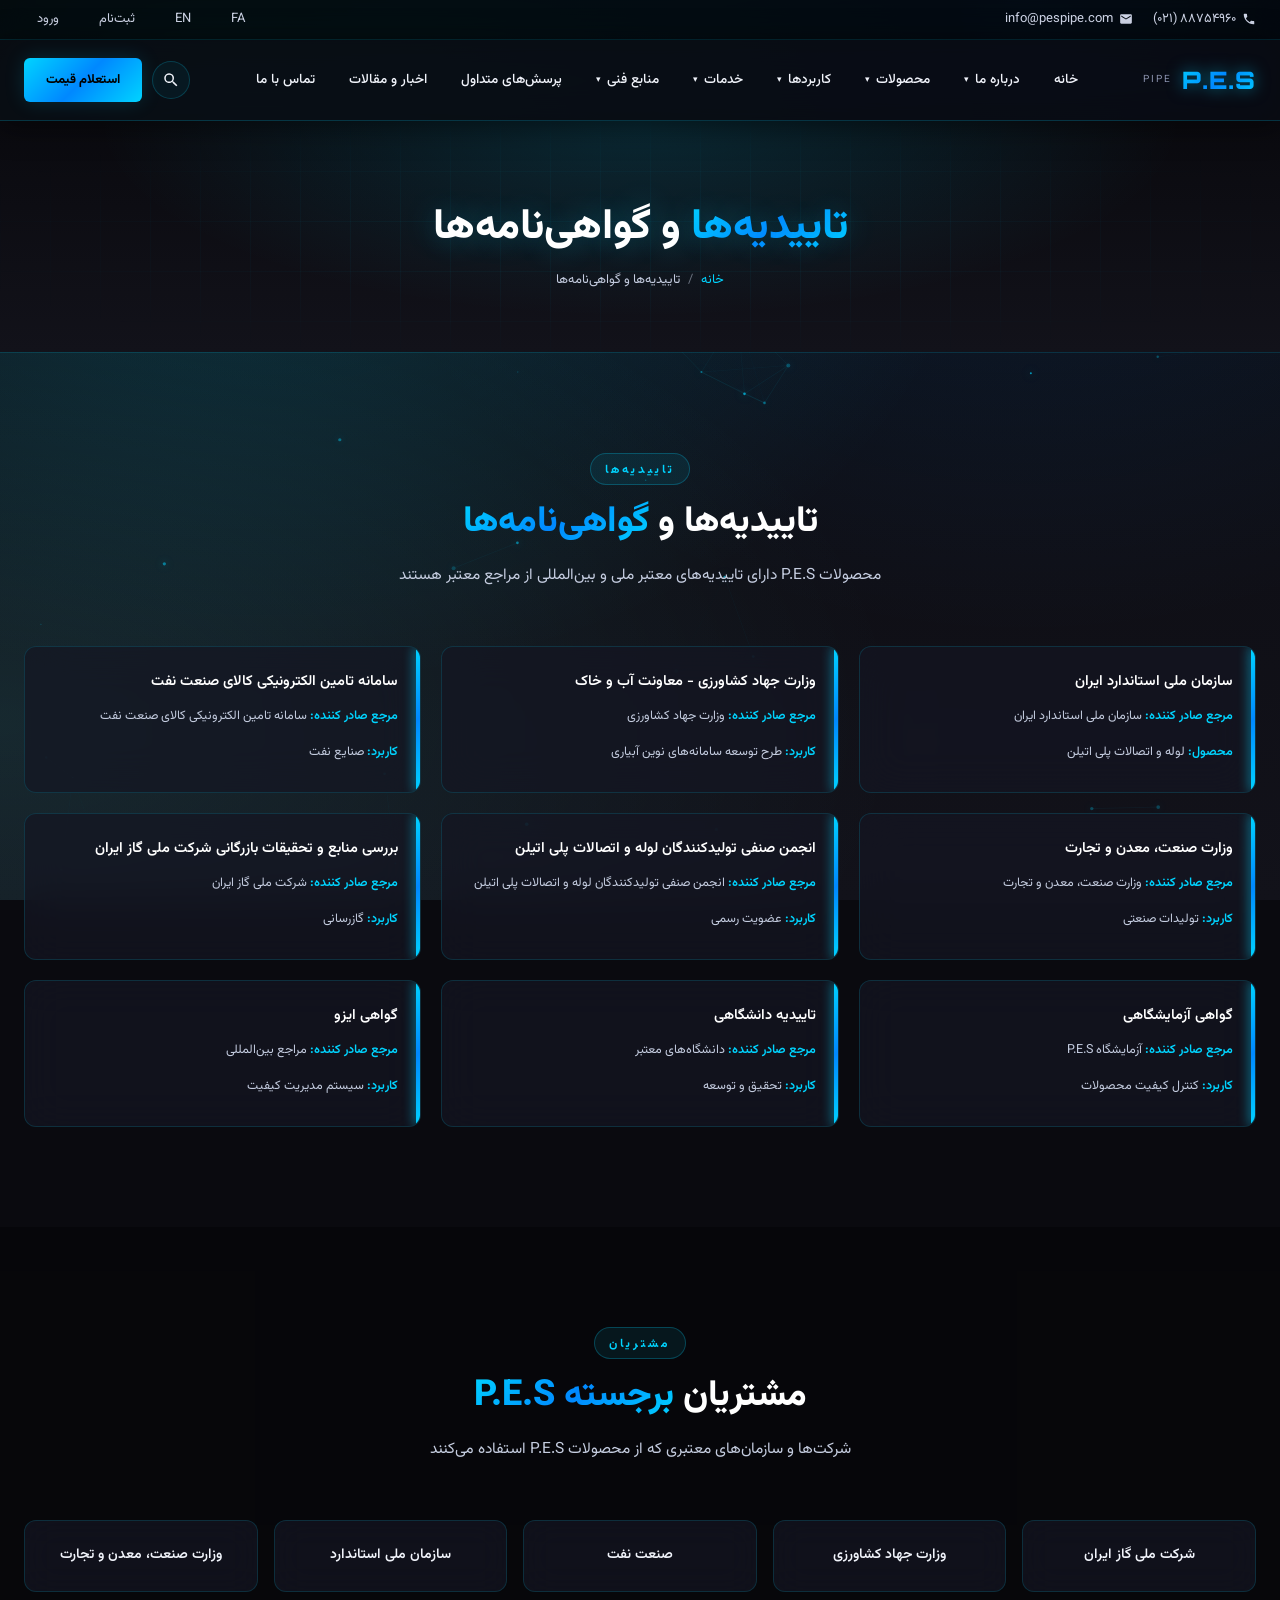
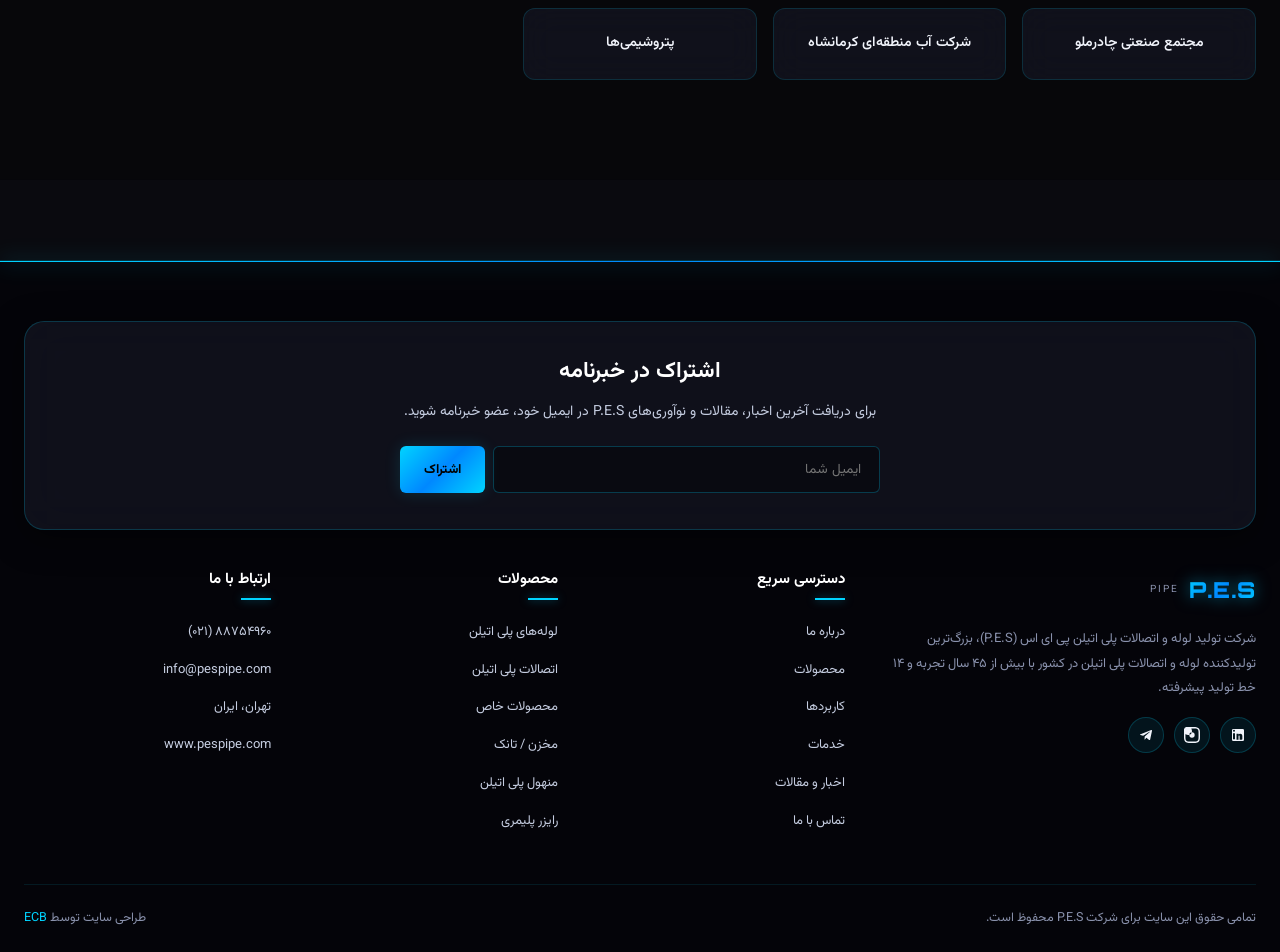
<file: certificates.html>
<!DOCTYPE html>
<html lang="fa-IR" dir="rtl">
<head>
    <meta charset="UTF-8">
    <meta name="viewport" content="width=device-width, initial-scale=1.0">
    <meta name="description" content="شرکت تولید لوله و اتصالات پلی اتیلن پی ای اس (P.E.S) - بزرگ‌ترین تولیدکننده لوله و اتصالات پلی اتیلن در کشور">
    <title>تاییدیه‌ها و گواهی‌نامه‌ها - P.E.S</title>
    <link rel="stylesheet" href="style.css">
</head>
<body>

<a class="skip-link screen-reader-text" href="#content">پرش به محتوا</a>

<!-- ===== Topbar ===== -->
<div class="topbar">
    <div class="container">
        <div class="topbar-contact">
            <a href="tel:+982188754960"><svg viewBox="0 0 24 24"><path d="M6.62 10.79c1.44 2.83 3.76 5.14 6.59 6.59l2.2-2.2c.27-.27.67-.36 1.02-.24 1.12.37 2.33.57 3.57.57.55 0 1 .45 1 1V20c0 .55-.45 1-1 1-9.39 0-17-7.61-17-17 0-.55.45-1 1-1h3.5c.55 0 1 .45 1 1 0 1.25.2 2.45.57 3.57.11.35.03.74-.25 1.02l-2.2 2.2z"/></svg><span>۸۸۷۵۴۹۶۰ (۰۲۱)</span></a>
            <a href="mailto:info@pespipe.com"><svg viewBox="0 0 24 24"><path d="M20 4H4c-1.1 0-1.99.9-1.99 2L2 18c0 1.1.9 2 2 2h16c1.1 0 2-.9 2-2V6c0-1.1-.9-2-2-2zm0 4l-8 5-8-5V6l8 5 8-5v2z"/></svg><span>info@pespipe.com</span></a>
        </div>
        <div class="topbar-tools">
            <a href="#" class="lang-switch">FA</a>
            <a href="https://www.pespipe.com/en-us/">EN</a>
            <a href="#">ثبت‌نام</a>
            <a href="#">ورود</a>
        </div>
    </div>
</div>

<!-- ===== Header ===== -->
<header class="site-header">
    <div class="container header-inner">
        <a href="index.html" class="site-logo" aria-label="P.E.S">
            <span class="site-logo-text">P.E.S</span>
            <span class="site-logo-sub">PIPE</span>
        </a>
        <nav class="main-nav" id="mainNav" aria-label="منو">
            <ul>
            <li><a href="index.html" class="">خانه</a></li>
            
            <li class="has-dropdown">
                <a href="about.html">درباره ما</a>
                <ul class="dropdown">
                    <li><a href="about.html">معرفی شرکت پی ای اس</a></li>
                    <li><a href="about.html#production">خطوط تولید</a></li>
                    <li><a href="about.html#lab">آزمایشگاه و کنترل کیفیت</a></li>
                    <li><a href="about.html#rnd">تحقیق و توسعه</a></li>
                    <li><a href="certificates.html">تاییدیه‌ها و گواهی‌نامه‌ها</a></li>
                    <li><a href="about.html#testimonials">نظرات مشتریان</a></li>
                    <li><a href="about.html#gallery">گالری تصاویر</a></li>
                </ul>
            </li>
            
            <li class="has-dropdown">
                <a href="products.html">محصولات</a>
                <ul class="dropdown">
                    <li><a href="products.html#pipes">لوله‌های پلی اتیلن P.E.S</a></li>
                    <li><a href="products.html#fittings">اتصالات پلی اتیلن P.E.S</a></li>
                    <li><a href="products.html#special">محصولات خاص پلی اتیلن</a></li>
                    <li><a href="products.html#special">مخزن / تانک پلی اتیلن</a></li>
                    <li><a href="products.html#special">منهول پلی اتیلن</a></li>
                    <li><a href="products.html#special">هندهول پلی اتیلن</a></li>
                    <li><a href="products.html#special">کلکتور پلی اتیلن</a></li>
                    <li><a href="products.html#special">رایزر پلیمری</a></li>
                </ul>
            </li>
            
            <li class="has-dropdown">
                <a href="applications.html">کاربردها</a>
                <ul class="dropdown">
                    <li><a href="applications.html#marine">صنایع دریایی و آب شیرین کن</a></li>
                    <li><a href="applications.html#water">آبرسانی</a></li>
                    <li><a href="applications.html#gas">گازرسانی</a></li>
                    <li><a href="applications.html#irrigation">آبیاری و زهکشی</a></li>
                    <li><a href="applications.html#fire">سیستم اطفاء حریق</a></li>
                    <li><a href="applications.html#mining">صنایع معدنی</a></li>
                    <li><a href="applications.html#oil">صنایع نفت</a></li>
                    <li><a href="applications.html#chemical">صنایع شیمیایی</a></li>
                    <li><a href="applications.html#telecom">صنایع مخابراتی</a></li>
                    <li><a href="applications.html#sewage">جمع‌آوری و انتقال فاضلاب</a></li>
                </ul>
            </li>
            
            <li class="has-dropdown">
                <a href="services.html">خدمات</a>
                <ul class="dropdown">
                    <li><a href="services.html#lab">خدمات آزمایشگاهی</a></li>
                    <li><a href="services.html#welding">جوش و نصب</a></li>
                    <li><a href="services.html#training">مرکز آموزش جوش</a></li>
                    <li><a href="services.html#workshop">کارگاه آموزشی و مشاوره تخصصی</a></li>
                    <li><a href="services.html#support">خدمات و پشتیبانی</a></li>
                </ul>
            </li>
            
            <li class="has-dropdown">
                <a href="resources.html">منابع فنی</a>
                <ul class="dropdown">
                    <li><a href="resources.html#projects">پروژه‌ها</a></li>
                    <li><a href="resources.html#standards">استانداردها</a></li>
                    <li><a href="resources.html#materials">مواد اولیه پلی اتیلن</a></li>
                    <li><a href="resources.html#instructions">دستورالعمل‌ها</a></li>
                    <li><a href="resources.html#calc">محاسبات فنی</a></li>
                    <li><a href="resources.html#compare">مقایسه انواع لوله‌ها</a></li>
                    <li><a href="resources.html#articles">مقالات علمی و پژوهشی</a></li>
                    <li><a href="resources.html#catalog">کاتالوگ</a></li>
                    <li><a href="resources.html#tables">جداول ابعادی</a></li>
                </ul>
            </li>
            <li><a href="faq.html" class="">پرسش‌های متداول</a></li>
            <li><a href="news.html" class="">اخبار و مقالات</a></li>
            <li><a href="contact.html" class="">تماس با ما</a></li>
        </ul>
        </nav>
        <div class="header-tools">
            <button class="icon-btn" id="searchToggle" aria-label="جستجو">
                <svg viewBox="0 0 24 24"><path d="M15.5 14h-.79l-.28-.27a6.5 6.5 0 10-.7.7l.27.28v.79l5 4.99L20.49 19l-4.99-5zm-6 0A4.5 4.5 0 1114 9.5 4.5 4.5 0 019.5 14z"/></svg>
            </button>
            <a href="contact.html" class="btn-cta">استعلام قیمت</a>
            <button class="menu-toggle" id="menuToggle" aria-label="منو">
                <svg viewBox="0 0 24 24"><path d="M3 6h18v2H3zm0 5h18v2H3zm0 5h18v2H3z"/></svg>
            </button>
        </div>
    </div>
    <div class="search-bar" id="searchBar">
        <div class="container">
            <form role="search" action="#" method="get">
                <input type="search" name="s" placeholder="جستجو در سایت..." aria-label="جستجو">
                <button type="submit">جستجو</button>
            </form>
        </div>
    </div>
</header>

<!-- Particle canvas background -->
<canvas id="particles-canvas" style="position:fixed;inset:0;z-index:-1;pointer-events:none;"></canvas>


<main id="content">

<section class="page-banner">
    <div class="container">
        <h1><span class="accent">تاییدیه‌ها</span> و گواهی‌نامه‌ها</h1>
        <div class="breadcrumb"><a href="index.html">خانه</a><span>/</span>تاییدیه‌ها و گواهی‌نامه‌ها</div>
    </div>
</section>

<section class="section">
    <div class="container">
        <div class="section-title-block">
            <span class="section-eyebrow" data-reveal>تاییدیه‌ها</span>
            <h2 class="section-title" data-reveal>تاییدیه‌ها و <span class="accent">گواهی‌نامه‌ها</span></h2>
            <p class="section-subtitle" data-reveal>محصولات P.E.S دارای تاییدیه‌های معتبر ملی و بین‌المللی از مراجع معتبر هستند</p>
        </div>
        <div class="cert-grid">
            <div class="cert-card" data-reveal>
                <h3>سازمان ملی استاندارد ایران</h3>
                <p><strong>مرجع صادر کننده:</strong> سازمان ملی استاندارد ایران</p>
                <p><strong>محصول:</strong> لوله و اتصالات پلی اتیلن</p>
            </div>
            <div class="cert-card" data-reveal data-reveal-delay="1">
                <h3>وزارت جهاد کشاورزی - معاونت آب و خاک</h3>
                <p><strong>مرجع صادر کننده:</strong> وزارت جهاد کشاورزی</p>
                <p><strong>کاربرد:</strong> طرح توسعه سامانه‌های نوین آبیاری</p>
            </div>
            <div class="cert-card" data-reveal data-reveal-delay="2">
                <h3>سامانه تامین الکترونیکی کالای صنعت نفت</h3>
                <p><strong>مرجع صادر کننده:</strong> سامانه تامین الکترونیکی کالای صنعت نفت</p>
                <p><strong>کاربرد:</strong> صنایع نفت</p>
            </div>
            <div class="cert-card" data-reveal>
                <h3>وزارت صنعت، معدن و تجارت</h3>
                <p><strong>مرجع صادر کننده:</strong> وزارت صنعت، معدن و تجارت</p>
                <p><strong>کاربرد:</strong> تولیدات صنعتی</p>
            </div>
            <div class="cert-card" data-reveal data-reveal-delay="1">
                <h3>انجمن صنفی تولیدکنندگان لوله و اتصالات پلی اتیلن</h3>
                <p><strong>مرجع صادر کننده:</strong> انجمن صنفی تولیدکنندگان لوله و اتصالات پلی اتیلن</p>
                <p><strong>کاربرد:</strong> عضویت رسمی</p>
            </div>
            <div class="cert-card" data-reveal data-reveal-delay="2">
                <h3>بررسی منابع و تحقیقات بازرگانی شرکت ملی گاز ایران</h3>
                <p><strong>مرجع صادر کننده:</strong> شرکت ملی گاز ایران</p>
                <p><strong>کاربرد:</strong> گازرسانی</p>
            </div>
            <div class="cert-card" data-reveal>
                <h3>گواهی آزمایشگاهی</h3>
                <p><strong>مرجع صادر کننده:</strong> آزمایشگاه P.E.S</p>
                <p><strong>کاربرد:</strong> کنترل کیفیت محصولات</p>
            </div>
            <div class="cert-card" data-reveal data-reveal-delay="1">
                <h3>تاییدیه دانشگاهی</h3>
                <p><strong>مرجع صادر کننده:</strong> دانشگاه‌های معتبر</p>
                <p><strong>کاربرد:</strong> تحقیق و توسعه</p>
            </div>
            <div class="cert-card" data-reveal data-reveal-delay="2">
                <h3>گواهی ایزو</h3>
                <p><strong>مرجع صادر کننده:</strong> مراجع بین‌المللی</p>
                <p><strong>کاربرد:</strong> سیستم مدیریت کیفیت</p>
            </div>
        </div>
    </div>
</section>

<section class="section" style="background: rgba(0,0,0,0.3);">
    <div class="container">
        <div class="section-title-block">
            <span class="section-eyebrow" data-reveal>مشتریان</span>
            <h2 class="section-title" data-reveal>مشتریان <span class="accent">برجسته P.E.S</span></h2>
            <p class="section-subtitle" data-reveal>شرکت‌ها و سازمان‌های معتبری که از محصولات P.E.S استفاده می‌کنند</p>
        </div>
        <div class="app-grid">
            <div class="app-card" data-reveal><div class="app-card-title">شرکت ملی گاز ایران</div></div>
            <div class="app-card" data-reveal data-reveal-delay="1"><div class="app-card-title">وزارت جهاد کشاورزی</div></div>
            <div class="app-card" data-reveal data-reveal-delay="2"><div class="app-card-title">صنعت نفت</div></div>
            <div class="app-card" data-reveal><div class="app-card-title">سازمان ملی استاندارد</div></div>
            <div class="app-card" data-reveal data-reveal-delay="1"><div class="app-card-title">وزارت صنعت، معدن و تجارت</div></div>
            <div class="app-card" data-reveal data-reveal-delay="2"><div class="app-card-title">مجتمع صنعتی چادرملو</div></div>
            <div class="app-card" data-reveal><div class="app-card-title">شرکت آب منطقه‌ای کرمانشاه</div></div>
            <div class="app-card" data-reveal data-reveal-delay="1"><div class="app-card-title">پتروشیمی‌ها</div></div>
        </div>
    </div>
</section>

</main>

<!-- ===== Footer ===== -->
<footer class="site-footer">
    <div class="container">
        <div class="newsletter-box" data-reveal>
            <h3>اشتراک در خبرنامه</h3>
            <p>برای دریافت آخرین اخبار، مقالات و نوآوری‌های P.E.S در ایمیل خود، عضو خبرنامه شوید.</p>
            <form class="newsletter-form">
                <input type="email" placeholder="ایمیل شما" required>
                <button type="submit">اشتراک</button>
            </form>
        </div>

        <div class="footer-grid">
            <div class="footer-brand">
                <div class="footer-brand-logo">
                    <span class="site-logo-text">P.E.S</span>
                    <span class="site-logo-sub">PIPE</span>
                </div>
                <p>شرکت تولید لوله و اتصالات پلی اتیلن پی ای اس (P.E.S)، بزرگ‌ترین تولیدکننده لوله و اتصالات پلی اتیلن در کشور با بیش از ۴۵ سال تجربه و ۱۴ خط تولید پیشرفته.</p>
                <div class="footer-social">
                    <a href="#" aria-label="LinkedIn"><svg viewBox="0 0 24 24"><path d="M19 3a2 2 0 012 2v14a2 2 0 01-2 2H5a2 2 0 01-2-2V5a2 2 0 012-2h14m-.5 15.5v-5.3a3.26 3.26 0 00-3.26-3.26c-.9 0-1.94.43-2.5 1.18v-1h-2.95v9.04h2.97v-5.06c0-.78.06-1.49.86-1.49.79 0 .85.74.85 1.54v5.01h2.96M7.5 9.5H4.5v9h3v-9M6 4a1.5 1.5 0 100 3 1.5 1.5 0 000-3z"/></svg></a>
                    <a href="#" aria-label="Instagram"><svg viewBox="0 0 24 24"><path d="M12 2.16c3.2 0 3.58.01 4.85.07 1.17.05 1.8.25 2.23.41.56.22.96.48 1.38.9.42.42.68.82.9 1.38.16.42.36 1.06.41 2.23.06 1.27.07 1.65.07 4.85s-.01 3.58-.07 4.85c-.05 1.17-.25 1.8-.41 2.23-.22.56-.48.96-.9 1.38-.42.42-.82.68-1.38.9-.42.16-1.06.36-2.23.41-1.27.06-1.65.07-4.85.07s-3.58-.01-4.85-.07c-1.17-.05-1.8-.25-2.23-.41a3.71 3.71 0 01-1.38-.9 3.71 3.71 0 01-.9-1.38c-.16-.42-.36-1.06-.41-2.23C2.17 15.58 2.16 15.2 2.16 12s.01-3.58.07-4.85c.05-1.17.25-1.8.41-2.23.22-.56.48-.96.9-1.38.42-.42.82-.68 1.38-.9.42-.16 1.06-.36 2.23-.41C8.42 2.17 8.8 2.16 12 2.16M12 0C8.74 0 8.33.01 7.05.07 5.78.13 4.9.33 4.14.63c-.79.31-1.46.72-2.12 1.38C1.36 2.67.95 3.34.64 4.13.34 4.9.14 5.77.08 7.04.01 8.33 0 8.74 0 12s.01 3.67.07 4.95c.06 1.27.26 2.15.56 2.91.31.79.72 1.46 1.38 2.12.66.66 1.33 1.07 2.12 1.38.76.3 1.64.5 2.91.56C8.33 23.99 8.74 24 12 24s3.67-.01 4.95-.07c1.27-.06 2.15-.26 2.91-.56a5.86 5.86 0 002.12-1.38c.66-.66 1.07-1.33 1.38-2.12.3-.76.5-1.64.56-2.91.06-1.28.07-1.69.07-4.95s-.01-3.67-.07-4.95c-.06-1.27-.26-2.15-.56-2.91a5.86 5.86 0 00-1.38-2.12A5.86 5.86 0 0019.86.63c-.76-.3-1.64-.5-2.91-.56C15.67.01 15.26 0 12 0z"/><path d="M12 5.84A6.16 6.16 0 105.84 12 6.16 6.16 0 0012 5.84zm0 10.16A4 4 0 1116 12a4 4 0 01-4 4z"/></svg></a>
                    <a href="#" aria-label="Telegram"><svg viewBox="0 0 24 24"><path d="M9.78 18.65l.28-4.23 7.68-6.92c.34-.31-.07-.46-.52-.19L7.74 13.3 3.64 12c-.88-.25-.89-.86.2-1.3l15.97-6.16c.73-.33 1.43.18 1.15 1.3l-2.72 12.81c-.19.91-.74 1.13-1.5.71L12.6 16.3l-1.99 1.93c-.23.23-.42.42-.83.42z"/></svg></a>
                </div>
            </div>
            <div class="footer-col">
                <h4>دسترسی سریع</h4>
                <ul>
                    <li><a href="about.html">درباره ما</a></li>
                    <li><a href="products.html">محصولات</a></li>
                    <li><a href="applications.html">کاربردها</a></li>
                    <li><a href="services.html">خدمات</a></li>
                    <li><a href="news.html">اخبار و مقالات</a></li>
                    <li><a href="contact.html">تماس با ما</a></li>
                </ul>
            </div>
            <div class="footer-col">
                <h4>محصولات</h4>
                <ul>
                    <li><a href="products.html#pipes">لوله‌های پلی اتیلن</a></li>
                    <li><a href="products.html#fittings">اتصالات پلی اتیلن</a></li>
                    <li><a href="products.html#special">محصولات خاص</a></li>
                    <li><a href="products.html#special">مخزن / تانک</a></li>
                    <li><a href="products.html#special">منهول پلی اتیلن</a></li>
                    <li><a href="products.html#special">رایزر پلیمری</a></li>
                </ul>
            </div>
            <div class="footer-col">
                <h4>ارتباط با ما</h4>
                <ul>
                    <li><a href="tel:+982188754960">۸۸۷۵۴۹۶۰ (۰۲۱)</a></li>
                    <li><a href="mailto:info@pespipe.com">info@pespipe.com</a></li>
                    <li><a href="contact.html">تهران، ایران</a></li>
                    <li><a href="https://www.pespipe.com/fa-ir/" target="_blank" rel="noopener">www.pespipe.com</a></li>
                </ul>
            </div>
        </div>
        <div class="footer-bottom">
            <div>تمامی حقوق این سایت برای شرکت P.E.S محفوظ است.</div>
            <div>طراحی سایت توسط <a href="#">ECB</a></div>
        </div>
    </div>
</footer>

<div class="mobile-cta">
    <a href="tel:+982188754960">تماس با ما</a>
    <a href="contact.html">استعلام قیمت</a>
</div>

<button class="back-to-top" id="backToTop" aria-label="بازگشت به بالا">
    <svg viewBox="0 0 24 24"><path d="M4 12l1.41 1.41L11 7.83V20h2V7.83l5.58 5.59L20 12l-8-8-8 8z"/></svg>
</button>


<script src="scripts.js"></script>
</body>
</html>
</file>
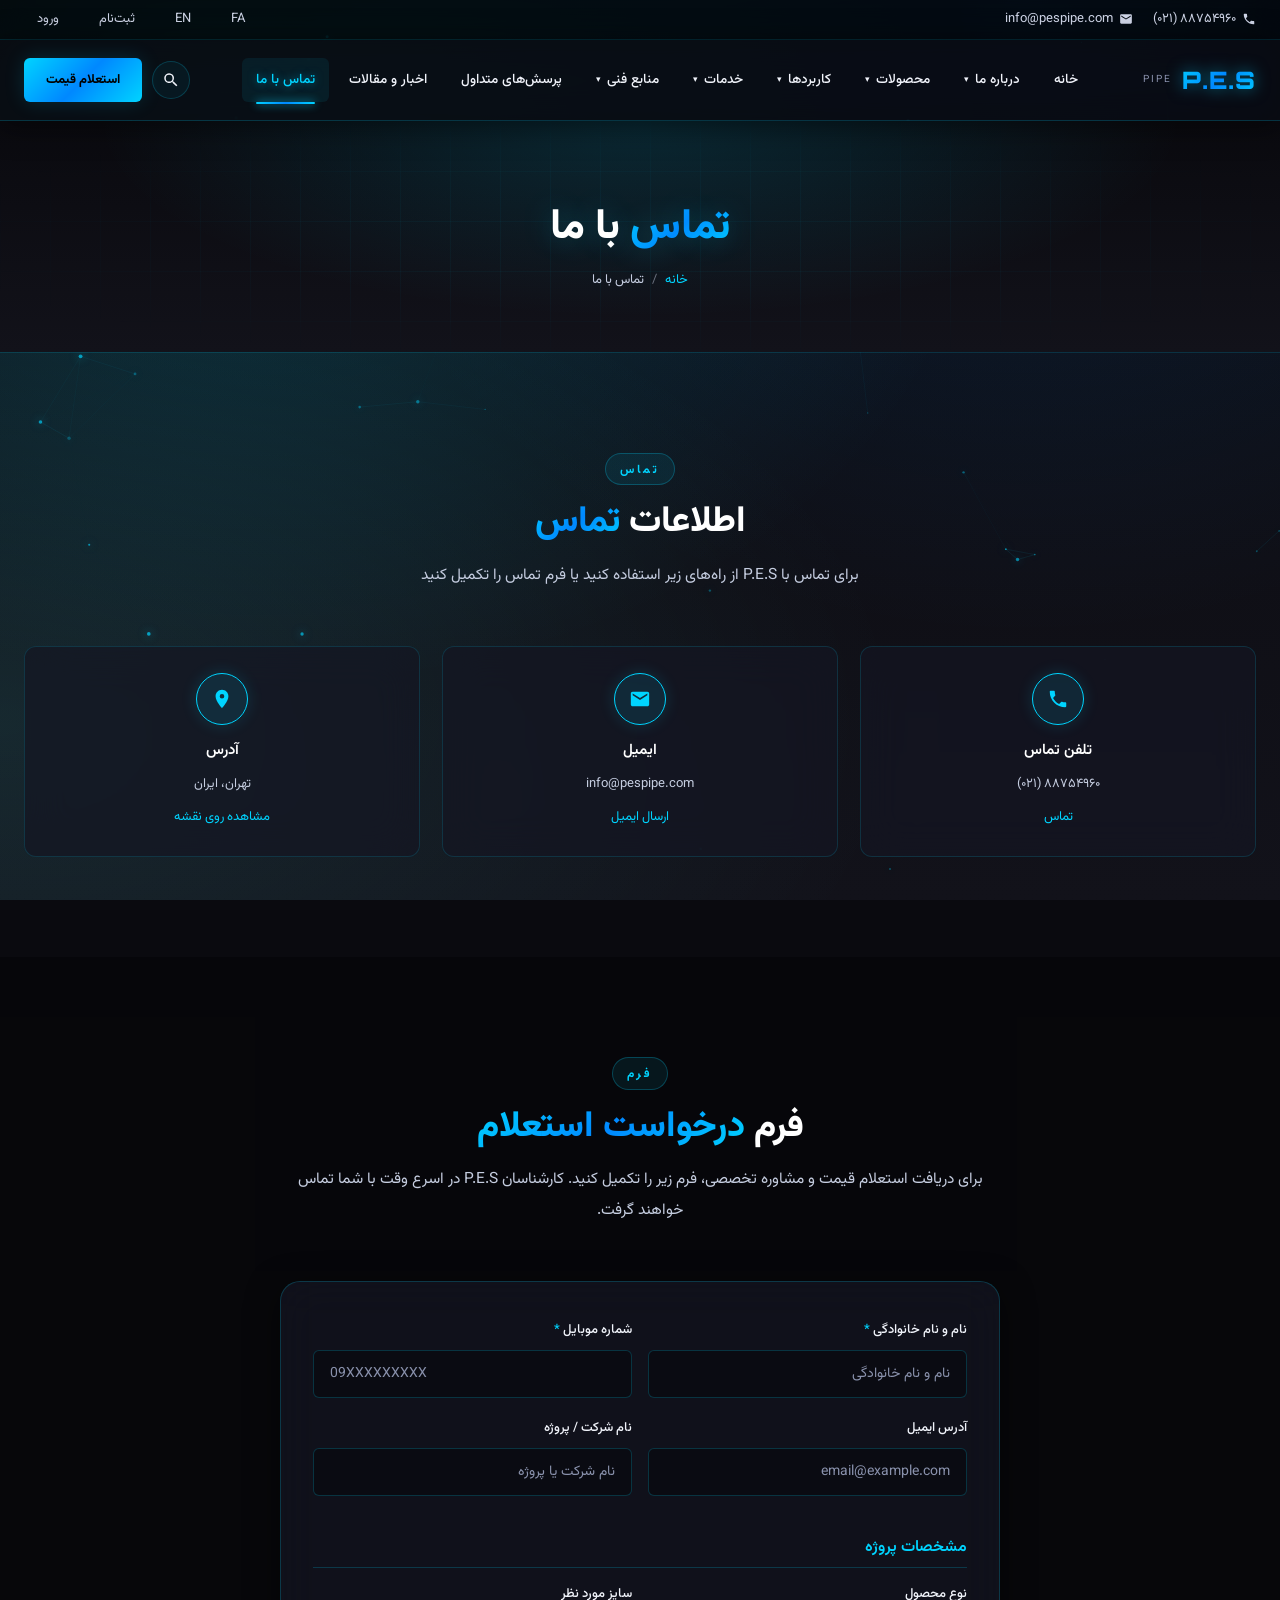
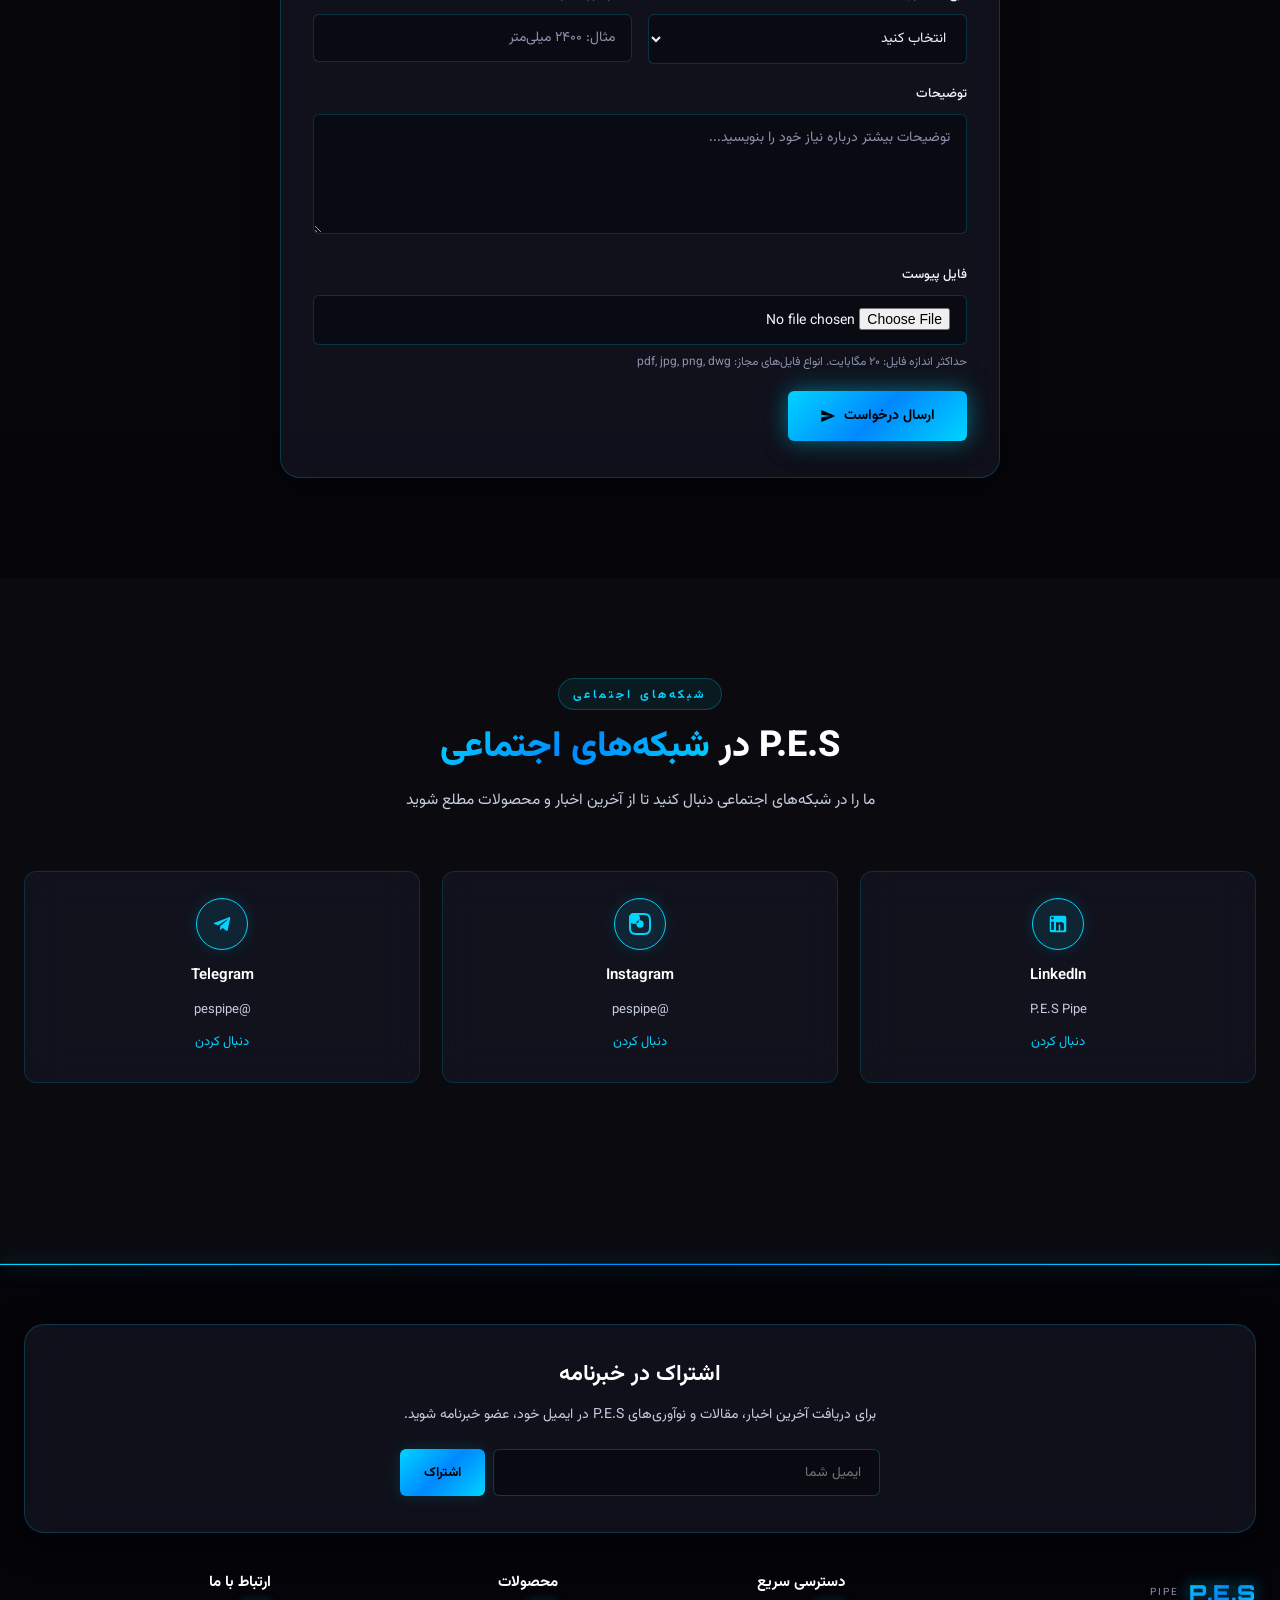
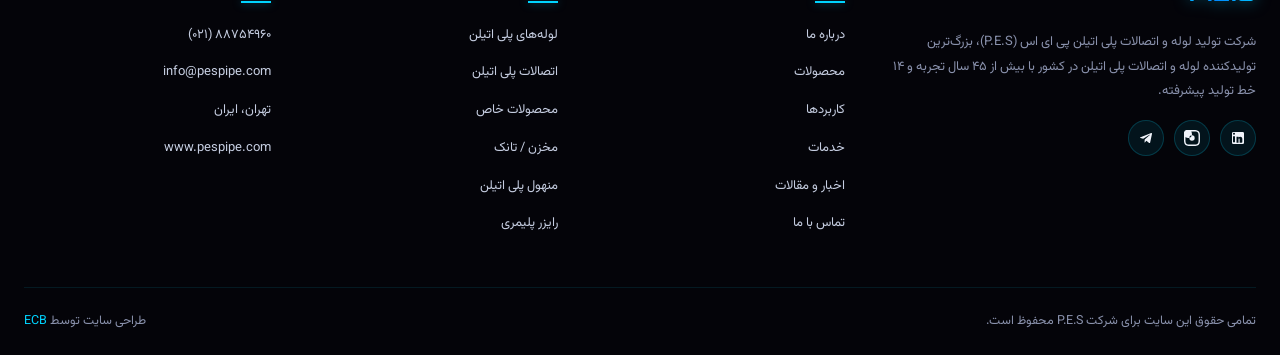
<file: contact.html>
<!DOCTYPE html>
<html lang="fa-IR" dir="rtl">
<head>
    <meta charset="UTF-8">
    <meta name="viewport" content="width=device-width, initial-scale=1.0">
    <meta name="description" content="شرکت تولید لوله و اتصالات پلی اتیلن پی ای اس (P.E.S) - بزرگ‌ترین تولیدکننده لوله و اتصالات پلی اتیلن در کشور">
    <title>تماس با ما - P.E.S</title>
    <link rel="stylesheet" href="style.css">
</head>
<body>

<a class="skip-link screen-reader-text" href="#content">پرش به محتوا</a>

<!-- ===== Topbar ===== -->
<div class="topbar">
    <div class="container">
        <div class="topbar-contact">
            <a href="tel:+982188754960"><svg viewBox="0 0 24 24"><path d="M6.62 10.79c1.44 2.83 3.76 5.14 6.59 6.59l2.2-2.2c.27-.27.67-.36 1.02-.24 1.12.37 2.33.57 3.57.57.55 0 1 .45 1 1V20c0 .55-.45 1-1 1-9.39 0-17-7.61-17-17 0-.55.45-1 1-1h3.5c.55 0 1 .45 1 1 0 1.25.2 2.45.57 3.57.11.35.03.74-.25 1.02l-2.2 2.2z"/></svg><span>۸۸۷۵۴۹۶۰ (۰۲۱)</span></a>
            <a href="mailto:info@pespipe.com"><svg viewBox="0 0 24 24"><path d="M20 4H4c-1.1 0-1.99.9-1.99 2L2 18c0 1.1.9 2 2 2h16c1.1 0 2-.9 2-2V6c0-1.1-.9-2-2-2zm0 4l-8 5-8-5V6l8 5 8-5v2z"/></svg><span>info@pespipe.com</span></a>
        </div>
        <div class="topbar-tools">
            <a href="#" class="lang-switch">FA</a>
            <a href="https://www.pespipe.com/en-us/">EN</a>
            <a href="#">ثبت‌نام</a>
            <a href="#">ورود</a>
        </div>
    </div>
</div>

<!-- ===== Header ===== -->
<header class="site-header">
    <div class="container header-inner">
        <a href="index.html" class="site-logo" aria-label="P.E.S">
            <span class="site-logo-text">P.E.S</span>
            <span class="site-logo-sub">PIPE</span>
        </a>
        <nav class="main-nav" id="mainNav" aria-label="منو">
            <ul>
            <li><a href="index.html" class="">خانه</a></li>
            
            <li class="has-dropdown">
                <a href="about.html">درباره ما</a>
                <ul class="dropdown">
                    <li><a href="about.html">معرفی شرکت پی ای اس</a></li>
                    <li><a href="about.html#production">خطوط تولید</a></li>
                    <li><a href="about.html#lab">آزمایشگاه و کنترل کیفیت</a></li>
                    <li><a href="about.html#rnd">تحقیق و توسعه</a></li>
                    <li><a href="certificates.html">تاییدیه‌ها و گواهی‌نامه‌ها</a></li>
                    <li><a href="about.html#testimonials">نظرات مشتریان</a></li>
                    <li><a href="about.html#gallery">گالری تصاویر</a></li>
                </ul>
            </li>
            
            <li class="has-dropdown">
                <a href="products.html">محصولات</a>
                <ul class="dropdown">
                    <li><a href="products.html#pipes">لوله‌های پلی اتیلن P.E.S</a></li>
                    <li><a href="products.html#fittings">اتصالات پلی اتیلن P.E.S</a></li>
                    <li><a href="products.html#special">محصولات خاص پلی اتیلن</a></li>
                    <li><a href="products.html#special">مخزن / تانک پلی اتیلن</a></li>
                    <li><a href="products.html#special">منهول پلی اتیلن</a></li>
                    <li><a href="products.html#special">هندهول پلی اتیلن</a></li>
                    <li><a href="products.html#special">کلکتور پلی اتیلن</a></li>
                    <li><a href="products.html#special">رایزر پلیمری</a></li>
                </ul>
            </li>
            
            <li class="has-dropdown">
                <a href="applications.html">کاربردها</a>
                <ul class="dropdown">
                    <li><a href="applications.html#marine">صنایع دریایی و آب شیرین کن</a></li>
                    <li><a href="applications.html#water">آبرسانی</a></li>
                    <li><a href="applications.html#gas">گازرسانی</a></li>
                    <li><a href="applications.html#irrigation">آبیاری و زهکشی</a></li>
                    <li><a href="applications.html#fire">سیستم اطفاء حریق</a></li>
                    <li><a href="applications.html#mining">صنایع معدنی</a></li>
                    <li><a href="applications.html#oil">صنایع نفت</a></li>
                    <li><a href="applications.html#chemical">صنایع شیمیایی</a></li>
                    <li><a href="applications.html#telecom">صنایع مخابراتی</a></li>
                    <li><a href="applications.html#sewage">جمع‌آوری و انتقال فاضلاب</a></li>
                </ul>
            </li>
            
            <li class="has-dropdown">
                <a href="services.html">خدمات</a>
                <ul class="dropdown">
                    <li><a href="services.html#lab">خدمات آزمایشگاهی</a></li>
                    <li><a href="services.html#welding">جوش و نصب</a></li>
                    <li><a href="services.html#training">مرکز آموزش جوش</a></li>
                    <li><a href="services.html#workshop">کارگاه آموزشی و مشاوره تخصصی</a></li>
                    <li><a href="services.html#support">خدمات و پشتیبانی</a></li>
                </ul>
            </li>
            
            <li class="has-dropdown">
                <a href="resources.html">منابع فنی</a>
                <ul class="dropdown">
                    <li><a href="resources.html#projects">پروژه‌ها</a></li>
                    <li><a href="resources.html#standards">استانداردها</a></li>
                    <li><a href="resources.html#materials">مواد اولیه پلی اتیلن</a></li>
                    <li><a href="resources.html#instructions">دستورالعمل‌ها</a></li>
                    <li><a href="resources.html#calc">محاسبات فنی</a></li>
                    <li><a href="resources.html#compare">مقایسه انواع لوله‌ها</a></li>
                    <li><a href="resources.html#articles">مقالات علمی و پژوهشی</a></li>
                    <li><a href="resources.html#catalog">کاتالوگ</a></li>
                    <li><a href="resources.html#tables">جداول ابعادی</a></li>
                </ul>
            </li>
            <li><a href="faq.html" class="">پرسش‌های متداول</a></li>
            <li><a href="news.html" class="">اخبار و مقالات</a></li>
            <li><a href="contact.html" class="active">تماس با ما</a></li>
        </ul>
        </nav>
        <div class="header-tools">
            <button class="icon-btn" id="searchToggle" aria-label="جستجو">
                <svg viewBox="0 0 24 24"><path d="M15.5 14h-.79l-.28-.27a6.5 6.5 0 10-.7.7l.27.28v.79l5 4.99L20.49 19l-4.99-5zm-6 0A4.5 4.5 0 1114 9.5 4.5 4.5 0 019.5 14z"/></svg>
            </button>
            <a href="contact.html" class="btn-cta">استعلام قیمت</a>
            <button class="menu-toggle" id="menuToggle" aria-label="منو">
                <svg viewBox="0 0 24 24"><path d="M3 6h18v2H3zm0 5h18v2H3zm0 5h18v2H3z"/></svg>
            </button>
        </div>
    </div>
    <div class="search-bar" id="searchBar">
        <div class="container">
            <form role="search" action="#" method="get">
                <input type="search" name="s" placeholder="جستجو در سایت..." aria-label="جستجو">
                <button type="submit">جستجو</button>
            </form>
        </div>
    </div>
</header>

<!-- Particle canvas background -->
<canvas id="particles-canvas" style="position:fixed;inset:0;z-index:-1;pointer-events:none;"></canvas>


<main id="content">

<section class="page-banner">
    <div class="container">
        <h1><span class="accent">تماس</span> با ما</h1>
        <div class="breadcrumb"><a href="index.html">خانه</a><span>/</span>تماس با ما</div>
    </div>
</section>

<section class="section">
    <div class="container">
        <div class="section-title-block">
            <span class="section-eyebrow" data-reveal>تماس</span>
            <h2 class="section-title" data-reveal>اطلاعات <span class="accent">تماس</span></h2>
            <p class="section-subtitle" data-reveal>برای تماس با P.E.S از راه‌های زیر استفاده کنید یا فرم تماس را تکمیل کنید</p>
        </div>
        <div class="contact-info-grid">
            <div class="contact-info-card" data-reveal>
                <div class="contact-info-icon"><svg viewBox="0 0 24 24"><path d="M6.62 10.79c1.44 2.83 3.76 5.14 6.59 6.59l2.2-2.2c.27-.27.67-.36 1.02-.24 1.12.37 2.33.57 3.57.57.55 0 1 .45 1 1V20c0 .55-.45 1-1 1-9.39 0-17-7.61-17-17 0-.55.45-1 1-1h3.5c.55 0 1 .45 1 1 0 1.25.2 2.45.57 3.57.11.35.03.74-.25 1.02l-2.2 2.2z"/></svg></div>
                <h3>تلفن تماس</h3>
                <p>۸۸۷۵۴۹۶۰ (۰۲۱)</p>
                <a href="tel:+982188754960">تماس</a>
            </div>
            <div class="contact-info-card" data-reveal data-reveal-delay="1">
                <div class="contact-info-icon"><svg viewBox="0 0 24 24"><path d="M20 4H4c-1.1 0-1.99.9-1.99 2L2 18c0 1.1.9 2 2 2h16c1.1 0 2-.9 2-2V6c0-1.1-.9-2-2-2zm0 4l-8 5-8-5V6l8 5 8-5v2z"/></svg></div>
                <h3>ایمیل</h3>
                <p>info@pespipe.com</p>
                <a href="mailto:info@pespipe.com">ارسال ایمیل</a>
            </div>
            <div class="contact-info-card" data-reveal data-reveal-delay="2">
                <div class="contact-info-icon"><svg viewBox="0 0 24 24"><path d="M12 2C8.13 2 5 5.13 5 9c0 5.25 7 13 7 13s7-7.75 7-13c0-3.87-3.13-7-7-7zm0 9.5a2.5 2.5 0 010-5 2.5 2.5 0 010 5z"/></svg></div>
                <h3>آدرس</h3>
                <p>تهران، ایران</p>
                <a href="#">مشاهده روی نقشه</a>
            </div>
        </div>
    </div>
</section>

<section class="section" style="background: rgba(0,0,0,0.3);">
    <div class="container">
        <div class="section-title-block">
            <span class="section-eyebrow" data-reveal>فرم</span>
            <h2 class="section-title" data-reveal>فرم <span class="accent">درخواست استعلام</span></h2>
            <p class="section-subtitle" data-reveal>برای دریافت استعلام قیمت و مشاوره تخصصی، فرم زیر را تکمیل کنید. کارشناسان P.E.S در اسرع وقت با شما تماس خواهند گرفت.</p>
        </div>
        <form class="form-card" data-form novalidate>
            <div class="form-feedback"></div>
            <div class="form-grid">
                <div class="form-row">
                    <label for="fullName">نام و نام خانوادگی <span class="req">*</span></label>
                    <input type="text" id="fullName" name="fullName" required placeholder="نام و نام خانوادگی">
                </div>
                <div class="form-row">
                    <label for="mobile">شماره موبایل <span class="req">*</span></label>
                    <input type="tel" id="mobile" name="mobile" required pattern="09[0-9]{9}" placeholder="09XXXXXXXXX">
                </div>
            </div>
            <div class="form-grid">
                <div class="form-row">
                    <label for="email">آدرس ایمیل</label>
                    <input type="email" id="email" name="email" placeholder="email@example.com">
                </div>
                <div class="form-row">
                    <label for="company">نام شرکت / پروژه</label>
                    <input type="text" id="company" name="company" placeholder="نام شرکت یا پروژه">
                </div>
            </div>
            <h3 class="form-section-title">مشخصات پروژه</h3>
            <div class="form-grid">
                <div class="form-row">
                    <label for="product">نوع محصول</label>
                    <select id="product" name="product">
                        <option value="">انتخاب کنید</option>
                        <option value="pipes">لوله‌های پلی اتیلن</option>
                        <option value="fittings">اتصالات پلی اتیلن</option>
                        <option value="special">محصولات خاص</option>
                    </select>
                </div>
                <div class="form-row">
                    <label for="size">سایز مورد نظر</label>
                    <input type="text" id="size" name="size" placeholder="مثال: ۲۴۰۰ میلی‌متر">
                </div>
            </div>
            <div class="form-row">
                <label for="message">توضیحات</label>
                <textarea id="message" name="message" placeholder="توضیحات بیشتر درباره نیاز خود را بنویسید..."></textarea>
            </div>
            <div class="form-row">
                <label for="attachment">فایل پیوست</label>
                <input type="file" id="attachment" name="attachment">
                <p class="form-hint">حداکثر اندازه فایل: ۲۰ مگابایت. انواع فایل‌های مجاز: pdf, jpg, png, dwg</p>
            </div>
            <button type="submit" class="btn-primary">ارسال درخواست
                <svg viewBox="0 0 24 24"><path d="M2 21l21-9L2 3v7l15 2-15 2v7z"/></svg>
            </button>
        </form>
    </div>
</section>

<section class="section">
    <div class="container">
        <div class="section-title-block">
            <span class="section-eyebrow" data-reveal>شبکه‌های اجتماعی</span>
            <h2 class="section-title" data-reveal>P.E.S در <span class="accent">شبکه‌های اجتماعی</span></h2>
            <p class="section-subtitle" data-reveal>ما را در شبکه‌های اجتماعی دنبال کنید تا از آخرین اخبار و محصولات مطلع شوید</p>
        </div>
        <div class="contact-info-grid">
            <div class="contact-info-card" data-reveal>
                <div class="contact-info-icon"><svg viewBox="0 0 24 24"><path d="M19 3a2 2 0 012 2v14a2 2 0 01-2 2H5a2 2 0 01-2-2V5a2 2 0 012-2h14m-.5 15.5v-5.3a3.26 3.26 0 00-3.26-3.26c-.9 0-1.94.43-2.5 1.18v-1h-2.95v9.04h2.97v-5.06c0-.78.06-1.49.86-1.49.79 0 .85.74.85 1.54v5.01h2.96M7.5 9.5H4.5v9h3v-9M6 4a1.5 1.5 0 100 3 1.5 1.5 0 000-3z"/></svg></div>
                <h3>LinkedIn</h3>
                <p>P.E.S Pipe</p>
                <a href="#">دنبال کردن</a>
            </div>
            <div class="contact-info-card" data-reveal data-reveal-delay="1">
                <div class="contact-info-icon"><svg viewBox="0 0 24 24"><path d="M12 2.16c3.2 0 3.58.01 4.85.07 1.17.05 1.8.25 2.23.41.56.22.96.48 1.38.9.42.42.68.82.9 1.38.16.42.36 1.06.41 2.23.06 1.27.07 1.65.07 4.85s-.01 3.58-.07 4.85c-.05 1.17-.25 1.8-.41 2.23-.22.56-.48.96-.9 1.38-.42.42-.82.68-1.38.9-.42.16-1.06.36-2.23.41-1.27.06-1.65.07-4.85.07s-3.58-.01-4.85-.07c-1.17-.05-1.8-.25-2.23-.41a3.71 3.71 0 01-1.38-.9 3.71 3.71 0 01-.9-1.38c-.16-.42-.36-1.06-.41-2.23C2.17 15.58 2.16 15.2 2.16 12s.01-3.58.07-4.85c.05-1.17.25-1.8.41-2.23.22-.56.48-.96.9-1.38.42-.42.82-.68 1.38-.9.42-.16 1.06-.36 2.23-.41C8.42 2.17 8.8 2.16 12 2.16M12 0C8.74 0 8.33.01 7.05.07 5.78.13 4.9.33 4.14.63c-.79.31-1.46.72-2.12 1.38C1.36 2.67.95 3.34.64 4.13.34 4.9.14 5.77.08 7.04.01 8.33 0 8.74 0 12s.01 3.67.07 4.95c.06 1.27.26 2.15.56 2.91.31.79.72 1.46 1.38 2.12.66.66 1.33 1.07 2.12 1.38.76.3 1.64.5 2.91.56C8.33 23.99 8.74 24 12 24s3.67-.01 4.95-.07c1.27-.06 2.15-.26 2.91-.56a5.86 5.86 0 002.12-1.38c.66-.66 1.07-1.33 1.38-2.12.3-.76.5-1.64.56-2.91.06-1.28.07-1.69.07-4.95s-.01-3.67-.07-4.95c-.06-1.27-.26-2.15-.56-2.91a5.86 5.86 0 00-1.38-2.12A5.86 5.86 0 0019.86.63c-.76-.3-1.64-.5-2.91-.56C15.67.01 15.26 0 12 0z"/><path d="M12 5.84A6.16 6.16 0 105.84 12 6.16 6.16 0 0012 5.84zm0 10.16A4 4 0 1116 12a4 4 0 01-4 4z"/></svg></div>
                <h3>Instagram</h3>
                <p>@pespipe</p>
                <a href="#">دنبال کردن</a>
            </div>
            <div class="contact-info-card" data-reveal data-reveal-delay="2">
                <div class="contact-info-icon"><svg viewBox="0 0 24 24"><path d="M9.78 18.65l.28-4.23 7.68-6.92c.34-.31-.07-.46-.52-.19L7.74 13.3 3.64 12c-.88-.25-.89-.86.2-1.3l15.97-6.16c.73-.33 1.43.18 1.15 1.3l-2.72 12.81c-.19.91-.74 1.13-1.5.71L12.6 16.3l-1.99 1.93c-.23.23-.42.42-.83.42z"/></svg></div>
                <h3>Telegram</h3>
                <p>@pespipe</p>
                <a href="#">دنبال کردن</a>
            </div>
        </div>
    </div>
</section>

</main>

<!-- ===== Footer ===== -->
<footer class="site-footer">
    <div class="container">
        <div class="newsletter-box" data-reveal>
            <h3>اشتراک در خبرنامه</h3>
            <p>برای دریافت آخرین اخبار، مقالات و نوآوری‌های P.E.S در ایمیل خود، عضو خبرنامه شوید.</p>
            <form class="newsletter-form">
                <input type="email" placeholder="ایمیل شما" required>
                <button type="submit">اشتراک</button>
            </form>
        </div>

        <div class="footer-grid">
            <div class="footer-brand">
                <div class="footer-brand-logo">
                    <span class="site-logo-text">P.E.S</span>
                    <span class="site-logo-sub">PIPE</span>
                </div>
                <p>شرکت تولید لوله و اتصالات پلی اتیلن پی ای اس (P.E.S)، بزرگ‌ترین تولیدکننده لوله و اتصالات پلی اتیلن در کشور با بیش از ۴۵ سال تجربه و ۱۴ خط تولید پیشرفته.</p>
                <div class="footer-social">
                    <a href="#" aria-label="LinkedIn"><svg viewBox="0 0 24 24"><path d="M19 3a2 2 0 012 2v14a2 2 0 01-2 2H5a2 2 0 01-2-2V5a2 2 0 012-2h14m-.5 15.5v-5.3a3.26 3.26 0 00-3.26-3.26c-.9 0-1.94.43-2.5 1.18v-1h-2.95v9.04h2.97v-5.06c0-.78.06-1.49.86-1.49.79 0 .85.74.85 1.54v5.01h2.96M7.5 9.5H4.5v9h3v-9M6 4a1.5 1.5 0 100 3 1.5 1.5 0 000-3z"/></svg></a>
                    <a href="#" aria-label="Instagram"><svg viewBox="0 0 24 24"><path d="M12 2.16c3.2 0 3.58.01 4.85.07 1.17.05 1.8.25 2.23.41.56.22.96.48 1.38.9.42.42.68.82.9 1.38.16.42.36 1.06.41 2.23.06 1.27.07 1.65.07 4.85s-.01 3.58-.07 4.85c-.05 1.17-.25 1.8-.41 2.23-.22.56-.48.96-.9 1.38-.42.42-.82.68-1.38.9-.42.16-1.06.36-2.23.41-1.27.06-1.65.07-4.85.07s-3.58-.01-4.85-.07c-1.17-.05-1.8-.25-2.23-.41a3.71 3.71 0 01-1.38-.9 3.71 3.71 0 01-.9-1.38c-.16-.42-.36-1.06-.41-2.23C2.17 15.58 2.16 15.2 2.16 12s.01-3.58.07-4.85c.05-1.17.25-1.8.41-2.23.22-.56.48-.96.9-1.38.42-.42.82-.68 1.38-.9.42-.16 1.06-.36 2.23-.41C8.42 2.17 8.8 2.16 12 2.16M12 0C8.74 0 8.33.01 7.05.07 5.78.13 4.9.33 4.14.63c-.79.31-1.46.72-2.12 1.38C1.36 2.67.95 3.34.64 4.13.34 4.9.14 5.77.08 7.04.01 8.33 0 8.74 0 12s.01 3.67.07 4.95c.06 1.27.26 2.15.56 2.91.31.79.72 1.46 1.38 2.12.66.66 1.33 1.07 2.12 1.38.76.3 1.64.5 2.91.56C8.33 23.99 8.74 24 12 24s3.67-.01 4.95-.07c1.27-.06 2.15-.26 2.91-.56a5.86 5.86 0 002.12-1.38c.66-.66 1.07-1.33 1.38-2.12.3-.76.5-1.64.56-2.91.06-1.28.07-1.69.07-4.95s-.01-3.67-.07-4.95c-.06-1.27-.26-2.15-.56-2.91a5.86 5.86 0 00-1.38-2.12A5.86 5.86 0 0019.86.63c-.76-.3-1.64-.5-2.91-.56C15.67.01 15.26 0 12 0z"/><path d="M12 5.84A6.16 6.16 0 105.84 12 6.16 6.16 0 0012 5.84zm0 10.16A4 4 0 1116 12a4 4 0 01-4 4z"/></svg></a>
                    <a href="#" aria-label="Telegram"><svg viewBox="0 0 24 24"><path d="M9.78 18.65l.28-4.23 7.68-6.92c.34-.31-.07-.46-.52-.19L7.74 13.3 3.64 12c-.88-.25-.89-.86.2-1.3l15.97-6.16c.73-.33 1.43.18 1.15 1.3l-2.72 12.81c-.19.91-.74 1.13-1.5.71L12.6 16.3l-1.99 1.93c-.23.23-.42.42-.83.42z"/></svg></a>
                </div>
            </div>
            <div class="footer-col">
                <h4>دسترسی سریع</h4>
                <ul>
                    <li><a href="about.html">درباره ما</a></li>
                    <li><a href="products.html">محصولات</a></li>
                    <li><a href="applications.html">کاربردها</a></li>
                    <li><a href="services.html">خدمات</a></li>
                    <li><a href="news.html">اخبار و مقالات</a></li>
                    <li><a href="contact.html">تماس با ما</a></li>
                </ul>
            </div>
            <div class="footer-col">
                <h4>محصولات</h4>
                <ul>
                    <li><a href="products.html#pipes">لوله‌های پلی اتیلن</a></li>
                    <li><a href="products.html#fittings">اتصالات پلی اتیلن</a></li>
                    <li><a href="products.html#special">محصولات خاص</a></li>
                    <li><a href="products.html#special">مخزن / تانک</a></li>
                    <li><a href="products.html#special">منهول پلی اتیلن</a></li>
                    <li><a href="products.html#special">رایزر پلیمری</a></li>
                </ul>
            </div>
            <div class="footer-col">
                <h4>ارتباط با ما</h4>
                <ul>
                    <li><a href="tel:+982188754960">۸۸۷۵۴۹۶۰ (۰۲۱)</a></li>
                    <li><a href="mailto:info@pespipe.com">info@pespipe.com</a></li>
                    <li><a href="contact.html">تهران، ایران</a></li>
                    <li><a href="https://www.pespipe.com/fa-ir/" target="_blank" rel="noopener">www.pespipe.com</a></li>
                </ul>
            </div>
        </div>
        <div class="footer-bottom">
            <div>تمامی حقوق این سایت برای شرکت P.E.S محفوظ است.</div>
            <div>طراحی سایت توسط <a href="#">ECB</a></div>
        </div>
    </div>
</footer>

<div class="mobile-cta">
    <a href="tel:+982188754960">تماس با ما</a>
    <a href="contact.html">استعلام قیمت</a>
</div>

<button class="back-to-top" id="backToTop" aria-label="بازگشت به بالا">
    <svg viewBox="0 0 24 24"><path d="M4 12l1.41 1.41L11 7.83V20h2V7.83l5.58 5.59L20 12l-8-8-8 8z"/></svg>
</button>


<script src="scripts.js"></script>
</body>
</html>
</file>
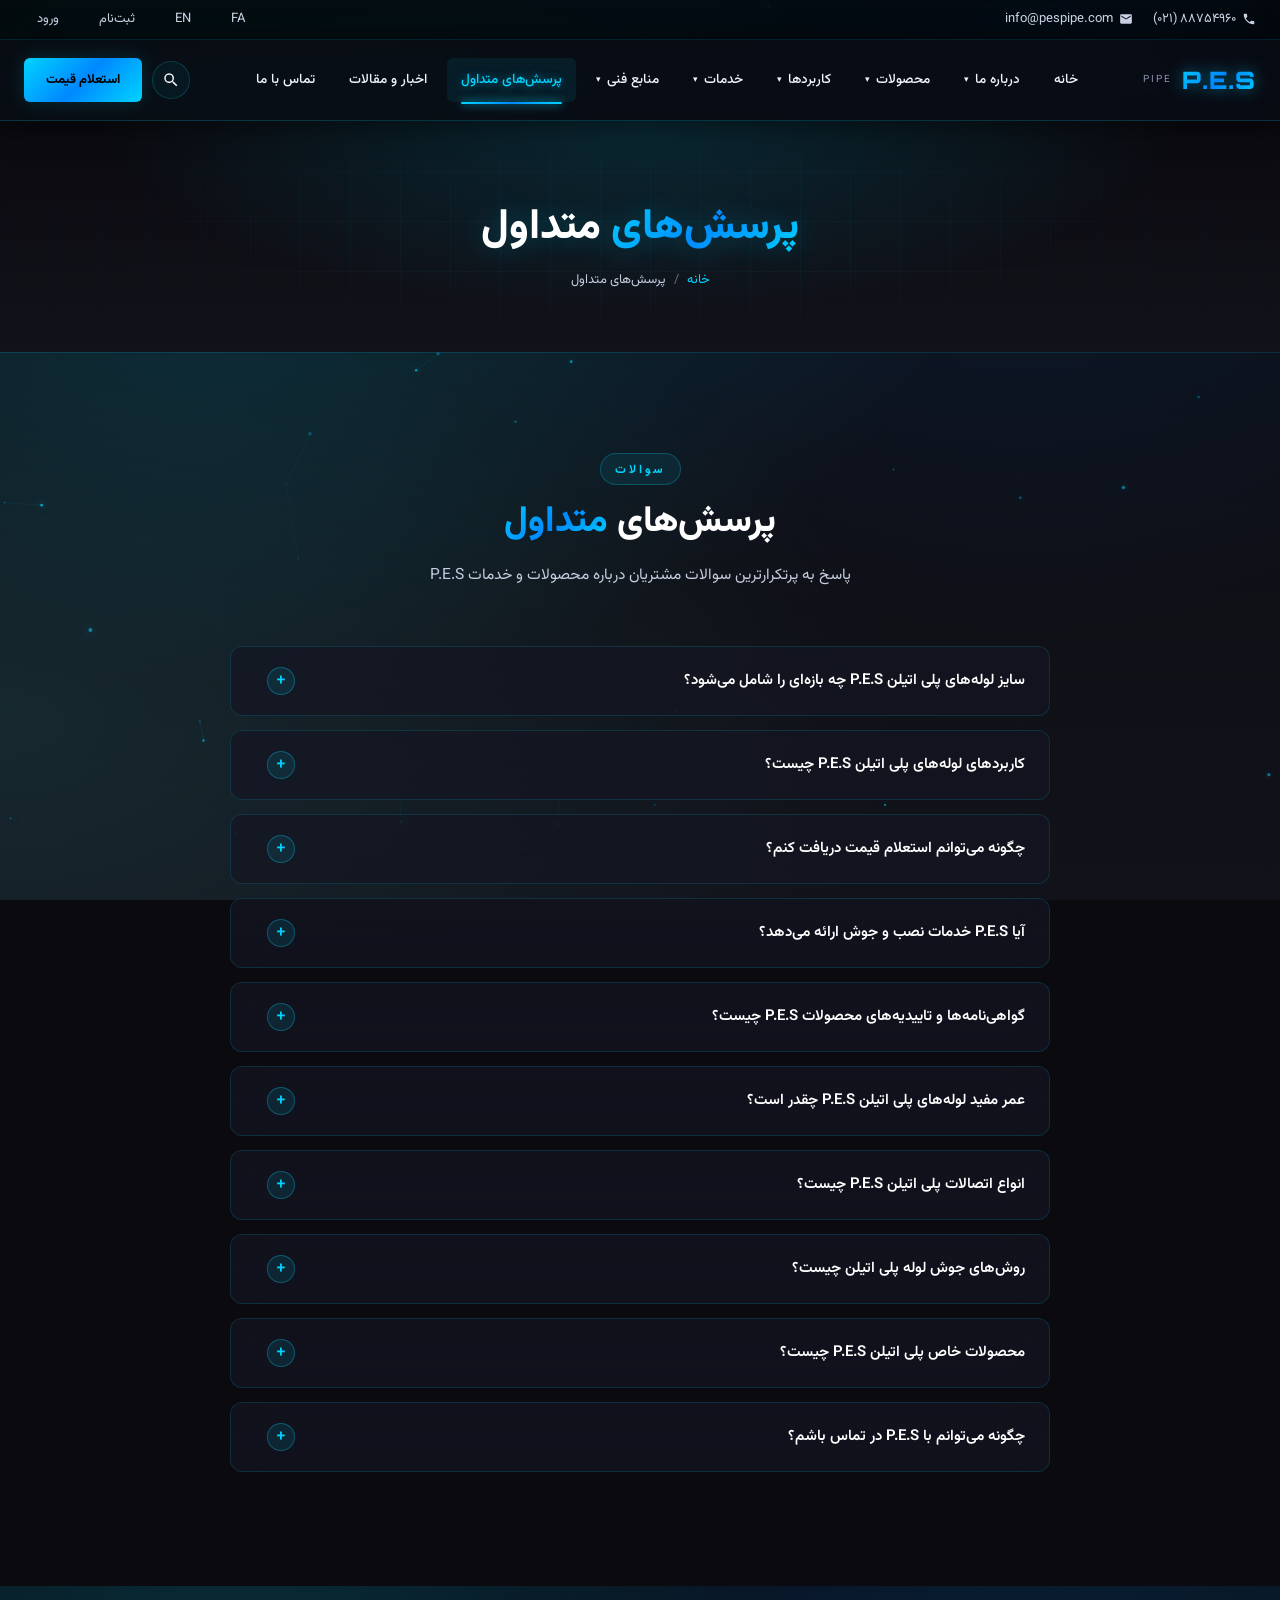
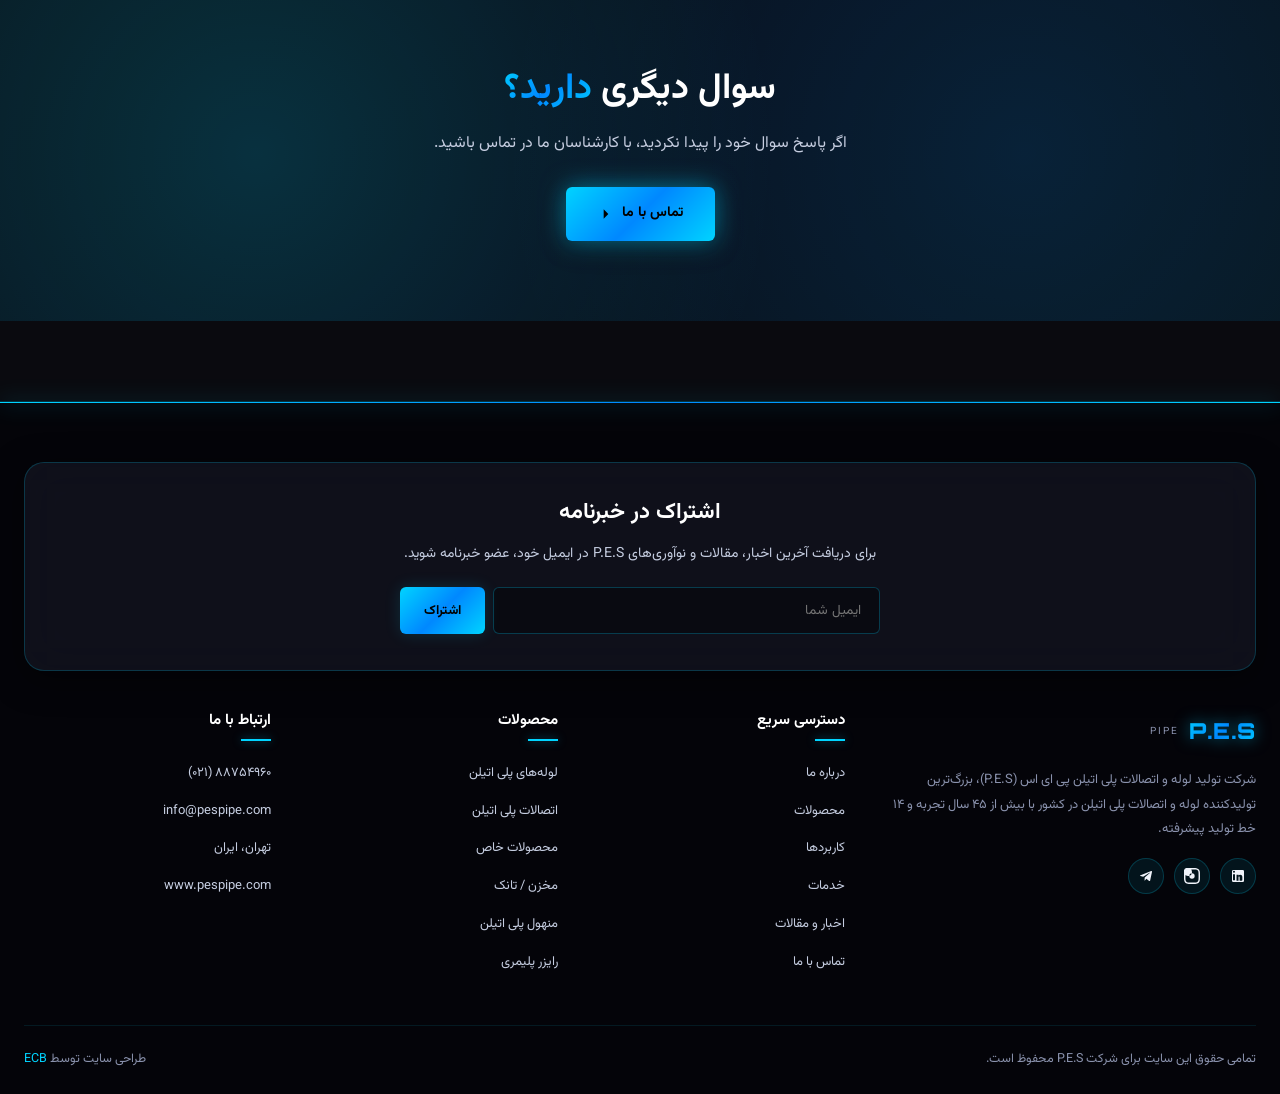
<file: faq.html>
<!DOCTYPE html>
<html lang="fa-IR" dir="rtl">
<head>
    <meta charset="UTF-8">
    <meta name="viewport" content="width=device-width, initial-scale=1.0">
    <meta name="description" content="شرکت تولید لوله و اتصالات پلی اتیلن پی ای اس (P.E.S) - بزرگ‌ترین تولیدکننده لوله و اتصالات پلی اتیلن در کشور">
    <title>پرسش‌های متداول - P.E.S</title>
    <link rel="stylesheet" href="style.css">
</head>
<body>

<a class="skip-link screen-reader-text" href="#content">پرش به محتوا</a>

<!-- ===== Topbar ===== -->
<div class="topbar">
    <div class="container">
        <div class="topbar-contact">
            <a href="tel:+982188754960"><svg viewBox="0 0 24 24"><path d="M6.62 10.79c1.44 2.83 3.76 5.14 6.59 6.59l2.2-2.2c.27-.27.67-.36 1.02-.24 1.12.37 2.33.57 3.57.57.55 0 1 .45 1 1V20c0 .55-.45 1-1 1-9.39 0-17-7.61-17-17 0-.55.45-1 1-1h3.5c.55 0 1 .45 1 1 0 1.25.2 2.45.57 3.57.11.35.03.74-.25 1.02l-2.2 2.2z"/></svg><span>۸۸۷۵۴۹۶۰ (۰۲۱)</span></a>
            <a href="mailto:info@pespipe.com"><svg viewBox="0 0 24 24"><path d="M20 4H4c-1.1 0-1.99.9-1.99 2L2 18c0 1.1.9 2 2 2h16c1.1 0 2-.9 2-2V6c0-1.1-.9-2-2-2zm0 4l-8 5-8-5V6l8 5 8-5v2z"/></svg><span>info@pespipe.com</span></a>
        </div>
        <div class="topbar-tools">
            <a href="#" class="lang-switch">FA</a>
            <a href="https://www.pespipe.com/en-us/">EN</a>
            <a href="#">ثبت‌نام</a>
            <a href="#">ورود</a>
        </div>
    </div>
</div>

<!-- ===== Header ===== -->
<header class="site-header">
    <div class="container header-inner">
        <a href="index.html" class="site-logo" aria-label="P.E.S">
            <span class="site-logo-text">P.E.S</span>
            <span class="site-logo-sub">PIPE</span>
        </a>
        <nav class="main-nav" id="mainNav" aria-label="منو">
            <ul>
            <li><a href="index.html" class="">خانه</a></li>
            
            <li class="has-dropdown">
                <a href="about.html">درباره ما</a>
                <ul class="dropdown">
                    <li><a href="about.html">معرفی شرکت پی ای اس</a></li>
                    <li><a href="about.html#production">خطوط تولید</a></li>
                    <li><a href="about.html#lab">آزمایشگاه و کنترل کیفیت</a></li>
                    <li><a href="about.html#rnd">تحقیق و توسعه</a></li>
                    <li><a href="certificates.html">تاییدیه‌ها و گواهی‌نامه‌ها</a></li>
                    <li><a href="about.html#testimonials">نظرات مشتریان</a></li>
                    <li><a href="about.html#gallery">گالری تصاویر</a></li>
                </ul>
            </li>
            
            <li class="has-dropdown">
                <a href="products.html">محصولات</a>
                <ul class="dropdown">
                    <li><a href="products.html#pipes">لوله‌های پلی اتیلن P.E.S</a></li>
                    <li><a href="products.html#fittings">اتصالات پلی اتیلن P.E.S</a></li>
                    <li><a href="products.html#special">محصولات خاص پلی اتیلن</a></li>
                    <li><a href="products.html#special">مخزن / تانک پلی اتیلن</a></li>
                    <li><a href="products.html#special">منهول پلی اتیلن</a></li>
                    <li><a href="products.html#special">هندهول پلی اتیلن</a></li>
                    <li><a href="products.html#special">کلکتور پلی اتیلن</a></li>
                    <li><a href="products.html#special">رایزر پلیمری</a></li>
                </ul>
            </li>
            
            <li class="has-dropdown">
                <a href="applications.html">کاربردها</a>
                <ul class="dropdown">
                    <li><a href="applications.html#marine">صنایع دریایی و آب شیرین کن</a></li>
                    <li><a href="applications.html#water">آبرسانی</a></li>
                    <li><a href="applications.html#gas">گازرسانی</a></li>
                    <li><a href="applications.html#irrigation">آبیاری و زهکشی</a></li>
                    <li><a href="applications.html#fire">سیستم اطفاء حریق</a></li>
                    <li><a href="applications.html#mining">صنایع معدنی</a></li>
                    <li><a href="applications.html#oil">صنایع نفت</a></li>
                    <li><a href="applications.html#chemical">صنایع شیمیایی</a></li>
                    <li><a href="applications.html#telecom">صنایع مخابراتی</a></li>
                    <li><a href="applications.html#sewage">جمع‌آوری و انتقال فاضلاب</a></li>
                </ul>
            </li>
            
            <li class="has-dropdown">
                <a href="services.html">خدمات</a>
                <ul class="dropdown">
                    <li><a href="services.html#lab">خدمات آزمایشگاهی</a></li>
                    <li><a href="services.html#welding">جوش و نصب</a></li>
                    <li><a href="services.html#training">مرکز آموزش جوش</a></li>
                    <li><a href="services.html#workshop">کارگاه آموزشی و مشاوره تخصصی</a></li>
                    <li><a href="services.html#support">خدمات و پشتیبانی</a></li>
                </ul>
            </li>
            
            <li class="has-dropdown">
                <a href="resources.html">منابع فنی</a>
                <ul class="dropdown">
                    <li><a href="resources.html#projects">پروژه‌ها</a></li>
                    <li><a href="resources.html#standards">استانداردها</a></li>
                    <li><a href="resources.html#materials">مواد اولیه پلی اتیلن</a></li>
                    <li><a href="resources.html#instructions">دستورالعمل‌ها</a></li>
                    <li><a href="resources.html#calc">محاسبات فنی</a></li>
                    <li><a href="resources.html#compare">مقایسه انواع لوله‌ها</a></li>
                    <li><a href="resources.html#articles">مقالات علمی و پژوهشی</a></li>
                    <li><a href="resources.html#catalog">کاتالوگ</a></li>
                    <li><a href="resources.html#tables">جداول ابعادی</a></li>
                </ul>
            </li>
            <li><a href="faq.html" class="active">پرسش‌های متداول</a></li>
            <li><a href="news.html" class="">اخبار و مقالات</a></li>
            <li><a href="contact.html" class="">تماس با ما</a></li>
        </ul>
        </nav>
        <div class="header-tools">
            <button class="icon-btn" id="searchToggle" aria-label="جستجو">
                <svg viewBox="0 0 24 24"><path d="M15.5 14h-.79l-.28-.27a6.5 6.5 0 10-.7.7l.27.28v.79l5 4.99L20.49 19l-4.99-5zm-6 0A4.5 4.5 0 1114 9.5 4.5 4.5 0 019.5 14z"/></svg>
            </button>
            <a href="contact.html" class="btn-cta">استعلام قیمت</a>
            <button class="menu-toggle" id="menuToggle" aria-label="منو">
                <svg viewBox="0 0 24 24"><path d="M3 6h18v2H3zm0 5h18v2H3zm0 5h18v2H3z"/></svg>
            </button>
        </div>
    </div>
    <div class="search-bar" id="searchBar">
        <div class="container">
            <form role="search" action="#" method="get">
                <input type="search" name="s" placeholder="جستجو در سایت..." aria-label="جستجو">
                <button type="submit">جستجو</button>
            </form>
        </div>
    </div>
</header>

<!-- Particle canvas background -->
<canvas id="particles-canvas" style="position:fixed;inset:0;z-index:-1;pointer-events:none;"></canvas>


<main id="content">

<section class="page-banner">
    <div class="container">
        <h1><span class="accent">پرسش‌های</span> متداول</h1>
        <div class="breadcrumb"><a href="index.html">خانه</a><span>/</span>پرسش‌های متداول</div>
    </div>
</section>

<section class="section">
    <div class="container">
        <div class="section-title-block">
            <span class="section-eyebrow" data-reveal>سوالات</span>
            <h2 class="section-title" data-reveal>پرسش‌های <span class="accent">متداول</span></h2>
            <p class="section-subtitle" data-reveal>پاسخ به پرتکرارترین سوالات مشتریان درباره محصولات و خدمات P.E.S</p>
        </div>
        <div class="faq-list">
            <div class="faq-item" data-reveal>
                <div class="faq-question">سایز لوله‌های پلی اتیلن P.E.S چه بازه‌ای را شامل می‌شود؟<span class="faq-toggle">+</span></div>
                <div class="faq-answer">لوله‌های پلی اتیلن P.E.S از کوچک‌ترین سایز ۱۶ میلی‌متر تا بزرگ‌ترین سایز ۲۴۰۰ میلی‌متر را شامل می‌شوند. شرکت P.E.S اولین تولیدکننده لوله‌های بزرگ تک جداره پلی اتیلن در ایران از سال ۱۳۸۸ و تولیدکننده انحصاری این لوله‌ها در سایز ۲۴۰۰ میلی‌متر در منطقه خاورمیانه است.</div>
            </div>
            <div class="faq-item" data-reveal data-reveal-delay="1">
                <div class="faq-question">کاربردهای لوله‌های پلی اتیلن P.E.S چیست؟<span class="faq-toggle">+</span></div>
                <div class="faq-answer">لوله‌های پلی اتیلن P.E.S در طیف گسترده‌ای از صنایع استفاده می‌شوند: صنایع دریایی و آب شیرین کن، آبرسانی، گازرسانی، آبیاری و زهکشی، سیستم اطفاء حریق، صنایع معدنی، صنایع نفت، صنایع شیمیایی، صنایع مخابراتی و جمع‌آوری و انتقال فاضلاب.</div>
            </div>
            <div class="faq-item" data-reveal data-reveal-delay="2">
                <div class="faq-question">چگونه می‌توانم استعلام قیمت دریافت کنم؟<span class="faq-toggle">+</span></div>
                <div class="faq-answer">برای دریافت استعلام قیمت می‌توانید با شماره ۸۸۷۵۴۹۶۰ (۰۲۱) تماس بگیرید یا از طریق صفحه تماس با ما، فرم درخواست استعلام را تکمیل کنید. کارشناسان فروش P.E.S در اسرع وقت با شما تماس خواهند گرفت.</div>
            </div>
            <div class="faq-item" data-reveal>
                <div class="faq-question">آیا P.E.S خدمات نصب و جوش ارائه می‌دهد؟<span class="faq-toggle">+</span></div>
                <div class="faq-answer">بله، شرکت P.E.S خدمات حرفه‌ای جوش و نصب لوله‌ها و اتصالات پلی اتیلن را با بهره‌گیری از تجهیزات مدرن و کارشناسان مجرب ارائه می‌دهد. همچنین مرکز آموزش جوش P.E.S دوره‌های آموزشی تخصصی برگزار می‌کند.</div>
            </div>
            <div class="faq-item" data-reveal data-reveal-delay="1">
                <div class="faq-question">گواهی‌نامه‌ها و تاییدیه‌های محصولات P.E.S چیست؟<span class="faq-toggle">+</span></div>
                <div class="faq-answer">محصولات P.E.S دارای تاییدیه‌های معتبر از جمله: سازمان ملی استاندارد ایران، وزارت جهاد کشاورزی - معاونت آب و خاک، سامانه تامین الکترونیکی کالای صنعت نفت، وزارت صنعت، معدن و تجارت و انجمن صنفی تولیدکنندگان لوله و اتصالات پلی اتیلن می‌باشند.</div>
            </div>
            <div class="faq-item" data-reveal data-reveal-delay="2">
                <div class="faq-question">عمر مفید لوله‌های پلی اتیلن P.E.S چقدر است؟<span class="faq-toggle">+</span></div>
                <div class="faq-answer">لوله‌های پلی اتیلن P.E.S با توجه به کیفیت مواد اولیه و استاندارد تولید، دارای عمر مفید بیش از ۵۰ سال هستند. این لوله‌ها در برابر خوردگی، مواد شیمیایی و خوردگی میکروبی مقاوم هستند و نیاز به نگهداری کمی دارند.</div>
            </div>
            <div class="faq-item" data-reveal>
                <div class="faq-question">انواع اتصالات پلی اتیلن P.E.S چیست؟<span class="faq-toggle">+</span></div>
                <div class="faq-answer">اتصالات پلی اتیلن P.E.S شامل: زانو (در زاویه‌های ۱۱.۲۵، ۲۲.۵، ۴۵ و ۹۰ درجه)، سه‌راه (مساوی و نامساوی)، کاسه، فلنج، تبدیل، سرلوله و سایر اتصالات تخصصی در سایزهای مختلف می‌باشد.</div>
            </div>
            <div class="faq-item" data-reveal data-reveal-delay="1">
                <div class="faq-question">روش‌های جوش لوله پلی اتیلن چیست؟<span class="faq-toggle">+</span></div>
                <div class="faq-answer">روش‌های اصلی جوش لوله پلی اتیلن شامل: جوش الکتروفیوژن (با استفاده از اتصالات الکتروفیوژن دارای سیم گرمکن)، جوش دربستی (Butt Fusion) و جوش با فلنج می‌باشد. مرکز آموزش جوش P.E.S دوره‌های تخصصی برای آموزش این روش‌ها برگزار می‌کند.</div>
            </div>
            <div class="faq-item" data-reveal data-reveal-delay="2">
                <div class="faq-question">محصولات خاص پلی اتیلن P.E.S چیست؟<span class="faq-toggle">+</span></div>
                <div class="faq-answer">محصولات خاص پلی اتیلن P.E.S شامل: مخزن / تانک پلی اتیلن، منهول پلی اتیلن، هندهول پلی اتیلن، کلکتور پلی اتیلن و رایزر پلیمری می‌باشد. این محصولات برای مصارف تخصصی طراحی و تولید می‌شوند.</div>
            </div>
            <div class="faq-item" data-reveal>
                <div class="faq-question">چگونه می‌توانم با P.E.S در تماس باشم؟<span class="faq-toggle">+</span></div>
                <div class="faq-answer">برای تماس با P.E.S می‌توانید با شماره ۸۸۷۵۴۹۶۰ (۰۲۱) تماس بگیرید، ایمیل به info@pespipe.com ارسال کنید یا از طریق صفحه تماس با ما، فرم تماس را تکمیل کنید. تیم پشتیبانی ما آماده پاسخگویی به شماست.</div>
            </div>
        </div>
    </div>
</section>

<section class="cta-section">
    <div class="container">
        <div class="cta-content" data-reveal>
            <h2>سوال دیگری <span class="accent">دارید؟</span></h2>
            <p>اگر پاسخ سوال خود را پیدا نکردید، با کارشناسان ما در تماس باشید.</p>
            <a href="contact.html" class="btn-primary">تماس با ما
                <svg viewBox="0 0 24 24"><path d="M15.5 5l-7 7 7 7V5z" transform="scale(-1,1) translate(-24,0)"/></svg>
            </a>
        </div>
    </div>
</section>

</main>

<!-- ===== Footer ===== -->
<footer class="site-footer">
    <div class="container">
        <div class="newsletter-box" data-reveal>
            <h3>اشتراک در خبرنامه</h3>
            <p>برای دریافت آخرین اخبار، مقالات و نوآوری‌های P.E.S در ایمیل خود، عضو خبرنامه شوید.</p>
            <form class="newsletter-form">
                <input type="email" placeholder="ایمیل شما" required>
                <button type="submit">اشتراک</button>
            </form>
        </div>

        <div class="footer-grid">
            <div class="footer-brand">
                <div class="footer-brand-logo">
                    <span class="site-logo-text">P.E.S</span>
                    <span class="site-logo-sub">PIPE</span>
                </div>
                <p>شرکت تولید لوله و اتصالات پلی اتیلن پی ای اس (P.E.S)، بزرگ‌ترین تولیدکننده لوله و اتصالات پلی اتیلن در کشور با بیش از ۴۵ سال تجربه و ۱۴ خط تولید پیشرفته.</p>
                <div class="footer-social">
                    <a href="#" aria-label="LinkedIn"><svg viewBox="0 0 24 24"><path d="M19 3a2 2 0 012 2v14a2 2 0 01-2 2H5a2 2 0 01-2-2V5a2 2 0 012-2h14m-.5 15.5v-5.3a3.26 3.26 0 00-3.26-3.26c-.9 0-1.94.43-2.5 1.18v-1h-2.95v9.04h2.97v-5.06c0-.78.06-1.49.86-1.49.79 0 .85.74.85 1.54v5.01h2.96M7.5 9.5H4.5v9h3v-9M6 4a1.5 1.5 0 100 3 1.5 1.5 0 000-3z"/></svg></a>
                    <a href="#" aria-label="Instagram"><svg viewBox="0 0 24 24"><path d="M12 2.16c3.2 0 3.58.01 4.85.07 1.17.05 1.8.25 2.23.41.56.22.96.48 1.38.9.42.42.68.82.9 1.38.16.42.36 1.06.41 2.23.06 1.27.07 1.65.07 4.85s-.01 3.58-.07 4.85c-.05 1.17-.25 1.8-.41 2.23-.22.56-.48.96-.9 1.38-.42.42-.82.68-1.38.9-.42.16-1.06.36-2.23.41-1.27.06-1.65.07-4.85.07s-3.58-.01-4.85-.07c-1.17-.05-1.8-.25-2.23-.41a3.71 3.71 0 01-1.38-.9 3.71 3.71 0 01-.9-1.38c-.16-.42-.36-1.06-.41-2.23C2.17 15.58 2.16 15.2 2.16 12s.01-3.58.07-4.85c.05-1.17.25-1.8.41-2.23.22-.56.48-.96.9-1.38.42-.42.82-.68 1.38-.9.42-.16 1.06-.36 2.23-.41C8.42 2.17 8.8 2.16 12 2.16M12 0C8.74 0 8.33.01 7.05.07 5.78.13 4.9.33 4.14.63c-.79.31-1.46.72-2.12 1.38C1.36 2.67.95 3.34.64 4.13.34 4.9.14 5.77.08 7.04.01 8.33 0 8.74 0 12s.01 3.67.07 4.95c.06 1.27.26 2.15.56 2.91.31.79.72 1.46 1.38 2.12.66.66 1.33 1.07 2.12 1.38.76.3 1.64.5 2.91.56C8.33 23.99 8.74 24 12 24s3.67-.01 4.95-.07c1.27-.06 2.15-.26 2.91-.56a5.86 5.86 0 002.12-1.38c.66-.66 1.07-1.33 1.38-2.12.3-.76.5-1.64.56-2.91.06-1.28.07-1.69.07-4.95s-.01-3.67-.07-4.95c-.06-1.27-.26-2.15-.56-2.91a5.86 5.86 0 00-1.38-2.12A5.86 5.86 0 0019.86.63c-.76-.3-1.64-.5-2.91-.56C15.67.01 15.26 0 12 0z"/><path d="M12 5.84A6.16 6.16 0 105.84 12 6.16 6.16 0 0012 5.84zm0 10.16A4 4 0 1116 12a4 4 0 01-4 4z"/></svg></a>
                    <a href="#" aria-label="Telegram"><svg viewBox="0 0 24 24"><path d="M9.78 18.65l.28-4.23 7.68-6.92c.34-.31-.07-.46-.52-.19L7.74 13.3 3.64 12c-.88-.25-.89-.86.2-1.3l15.97-6.16c.73-.33 1.43.18 1.15 1.3l-2.72 12.81c-.19.91-.74 1.13-1.5.71L12.6 16.3l-1.99 1.93c-.23.23-.42.42-.83.42z"/></svg></a>
                </div>
            </div>
            <div class="footer-col">
                <h4>دسترسی سریع</h4>
                <ul>
                    <li><a href="about.html">درباره ما</a></li>
                    <li><a href="products.html">محصولات</a></li>
                    <li><a href="applications.html">کاربردها</a></li>
                    <li><a href="services.html">خدمات</a></li>
                    <li><a href="news.html">اخبار و مقالات</a></li>
                    <li><a href="contact.html">تماس با ما</a></li>
                </ul>
            </div>
            <div class="footer-col">
                <h4>محصولات</h4>
                <ul>
                    <li><a href="products.html#pipes">لوله‌های پلی اتیلن</a></li>
                    <li><a href="products.html#fittings">اتصالات پلی اتیلن</a></li>
                    <li><a href="products.html#special">محصولات خاص</a></li>
                    <li><a href="products.html#special">مخزن / تانک</a></li>
                    <li><a href="products.html#special">منهول پلی اتیلن</a></li>
                    <li><a href="products.html#special">رایزر پلیمری</a></li>
                </ul>
            </div>
            <div class="footer-col">
                <h4>ارتباط با ما</h4>
                <ul>
                    <li><a href="tel:+982188754960">۸۸۷۵۴۹۶۰ (۰۲۱)</a></li>
                    <li><a href="mailto:info@pespipe.com">info@pespipe.com</a></li>
                    <li><a href="contact.html">تهران، ایران</a></li>
                    <li><a href="https://www.pespipe.com/fa-ir/" target="_blank" rel="noopener">www.pespipe.com</a></li>
                </ul>
            </div>
        </div>
        <div class="footer-bottom">
            <div>تمامی حقوق این سایت برای شرکت P.E.S محفوظ است.</div>
            <div>طراحی سایت توسط <a href="#">ECB</a></div>
        </div>
    </div>
</footer>

<div class="mobile-cta">
    <a href="tel:+982188754960">تماس با ما</a>
    <a href="contact.html">استعلام قیمت</a>
</div>

<button class="back-to-top" id="backToTop" aria-label="بازگشت به بالا">
    <svg viewBox="0 0 24 24"><path d="M4 12l1.41 1.41L11 7.83V20h2V7.83l5.58 5.59L20 12l-8-8-8 8z"/></svg>
</button>


<script src="scripts.js"></script>
</body>
</html>
</file>
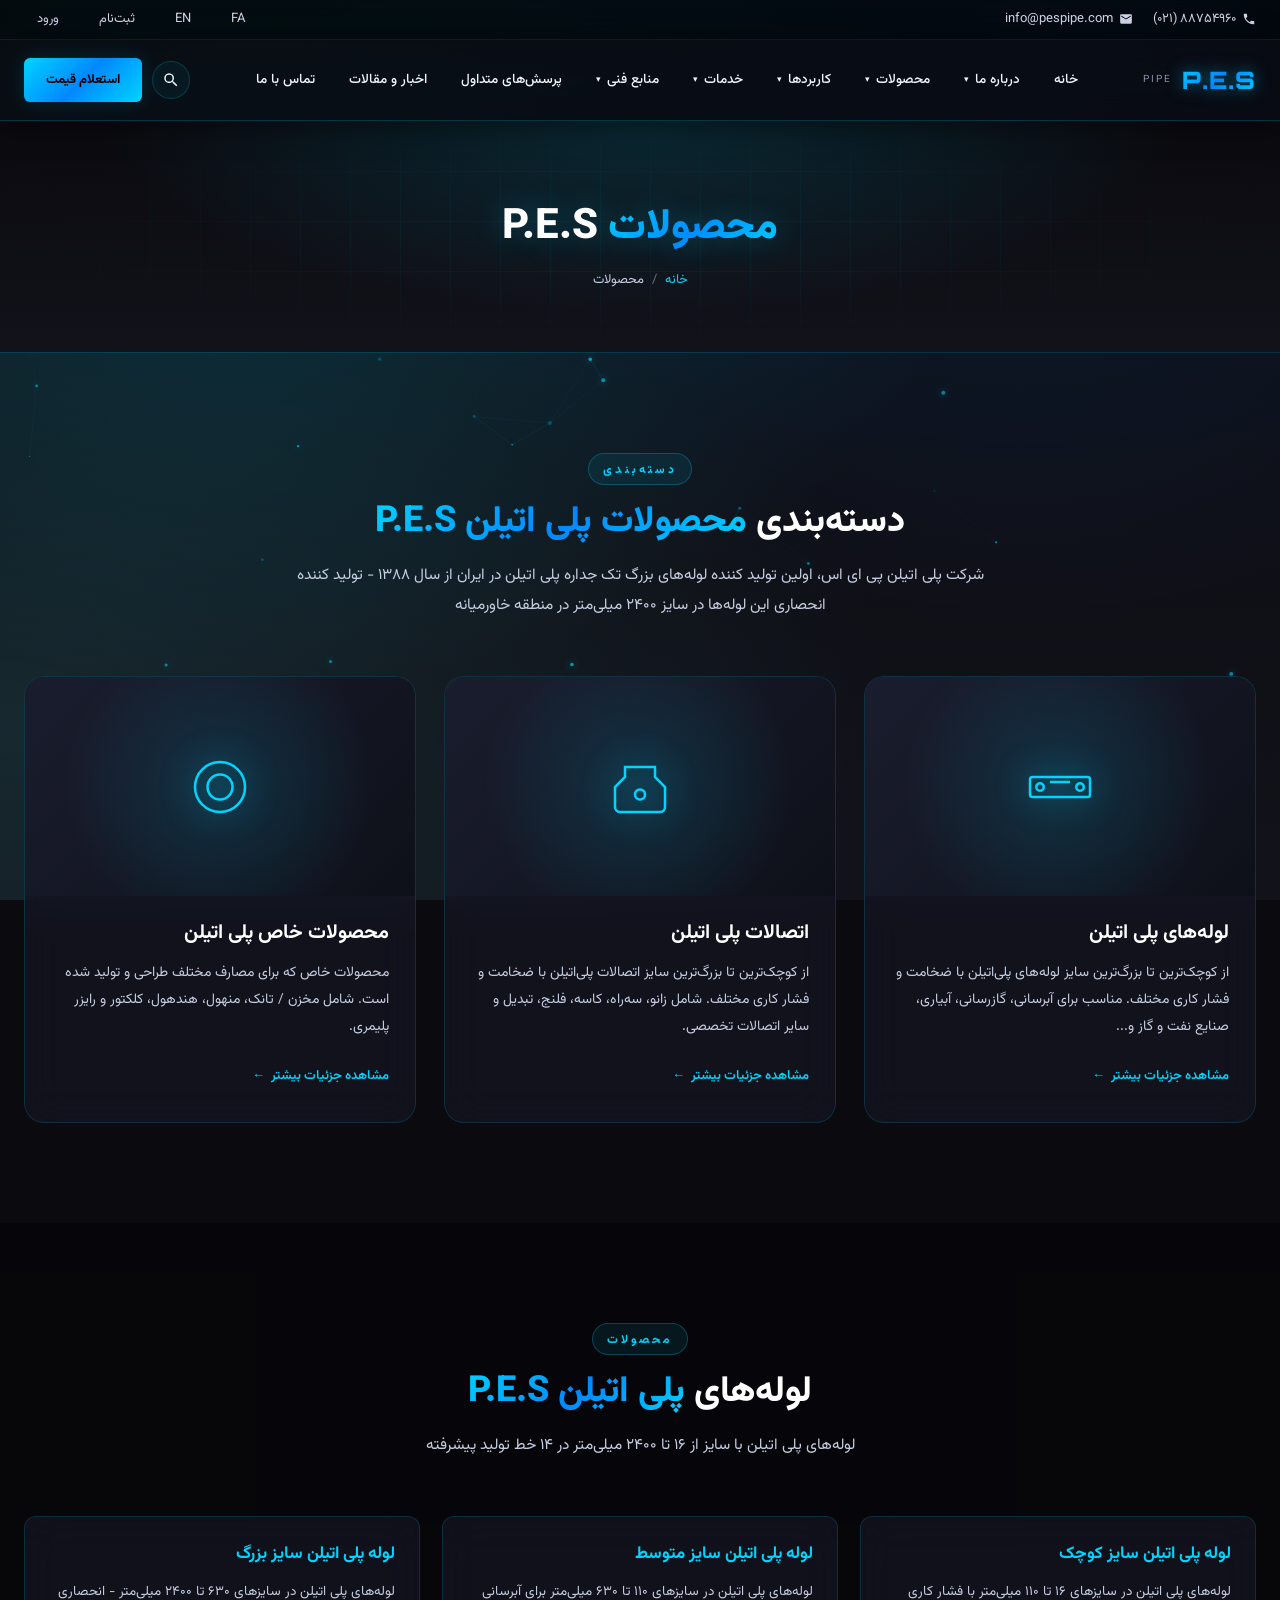
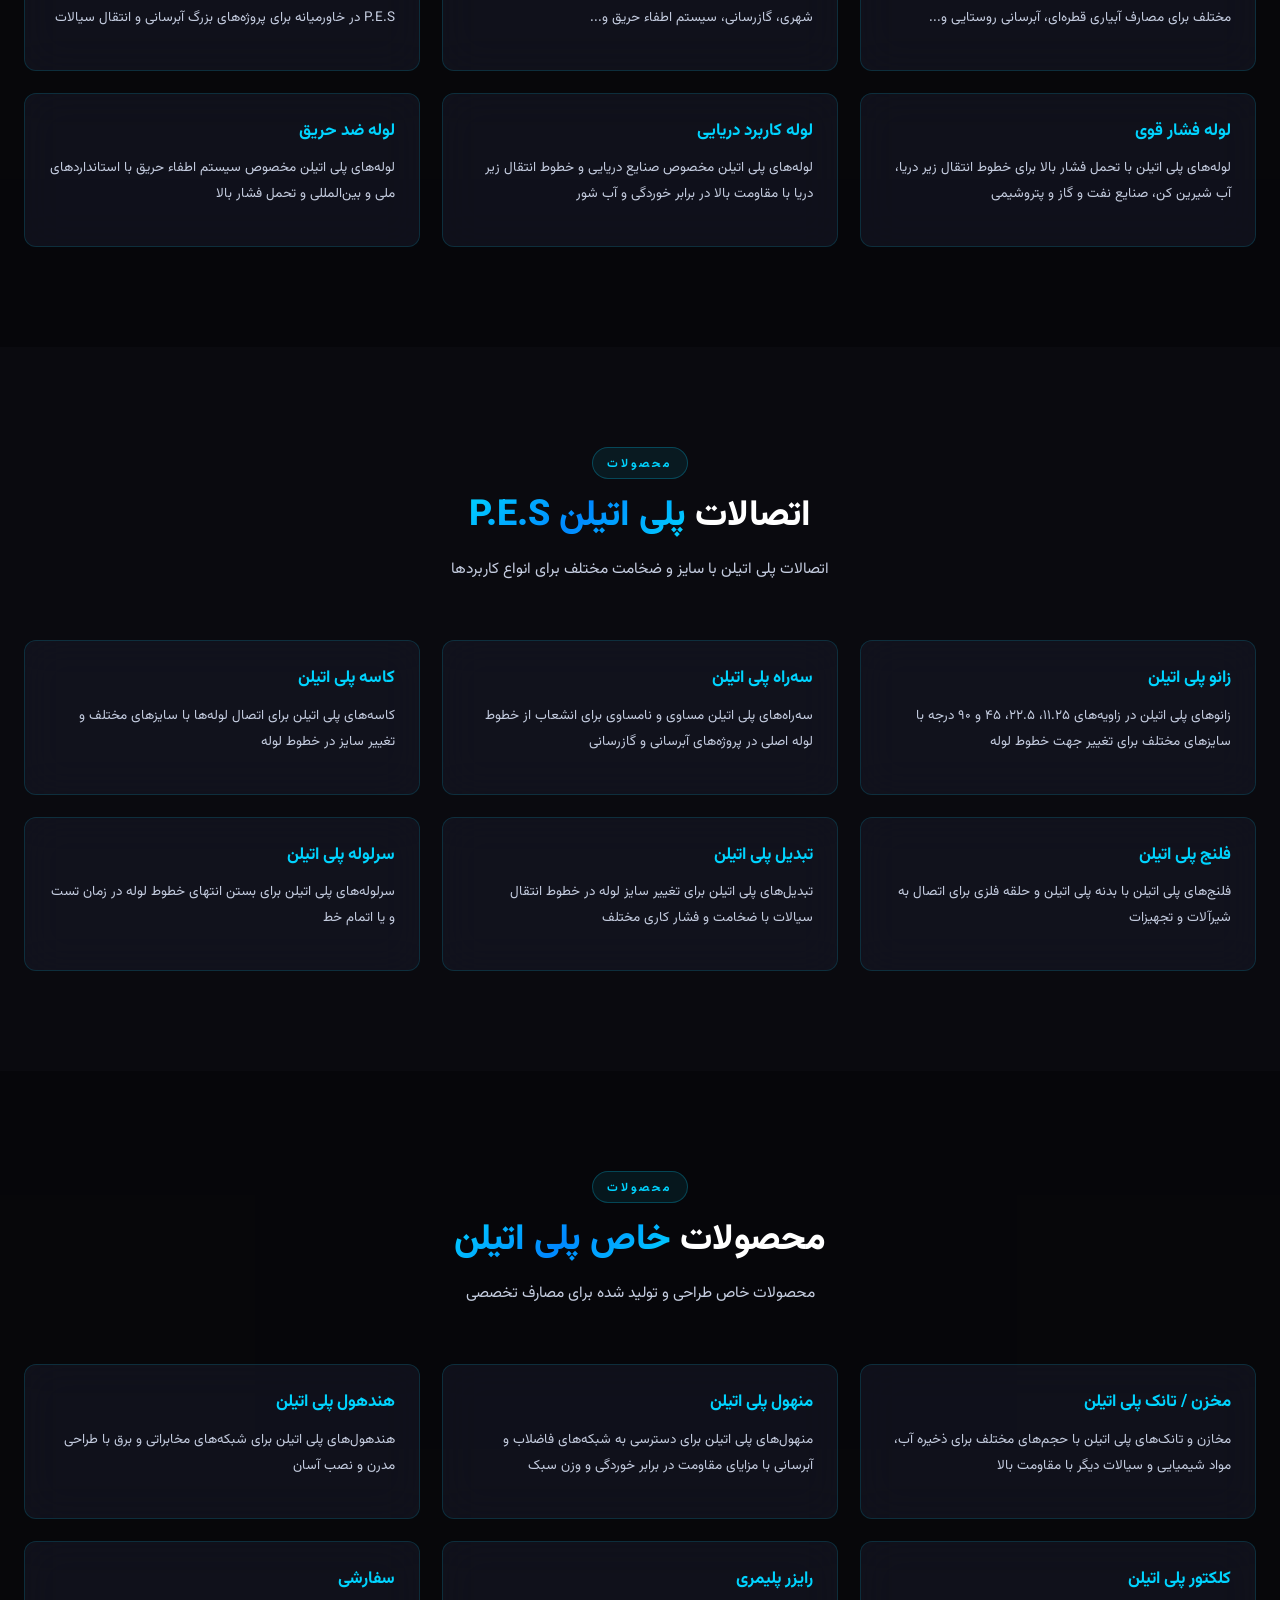
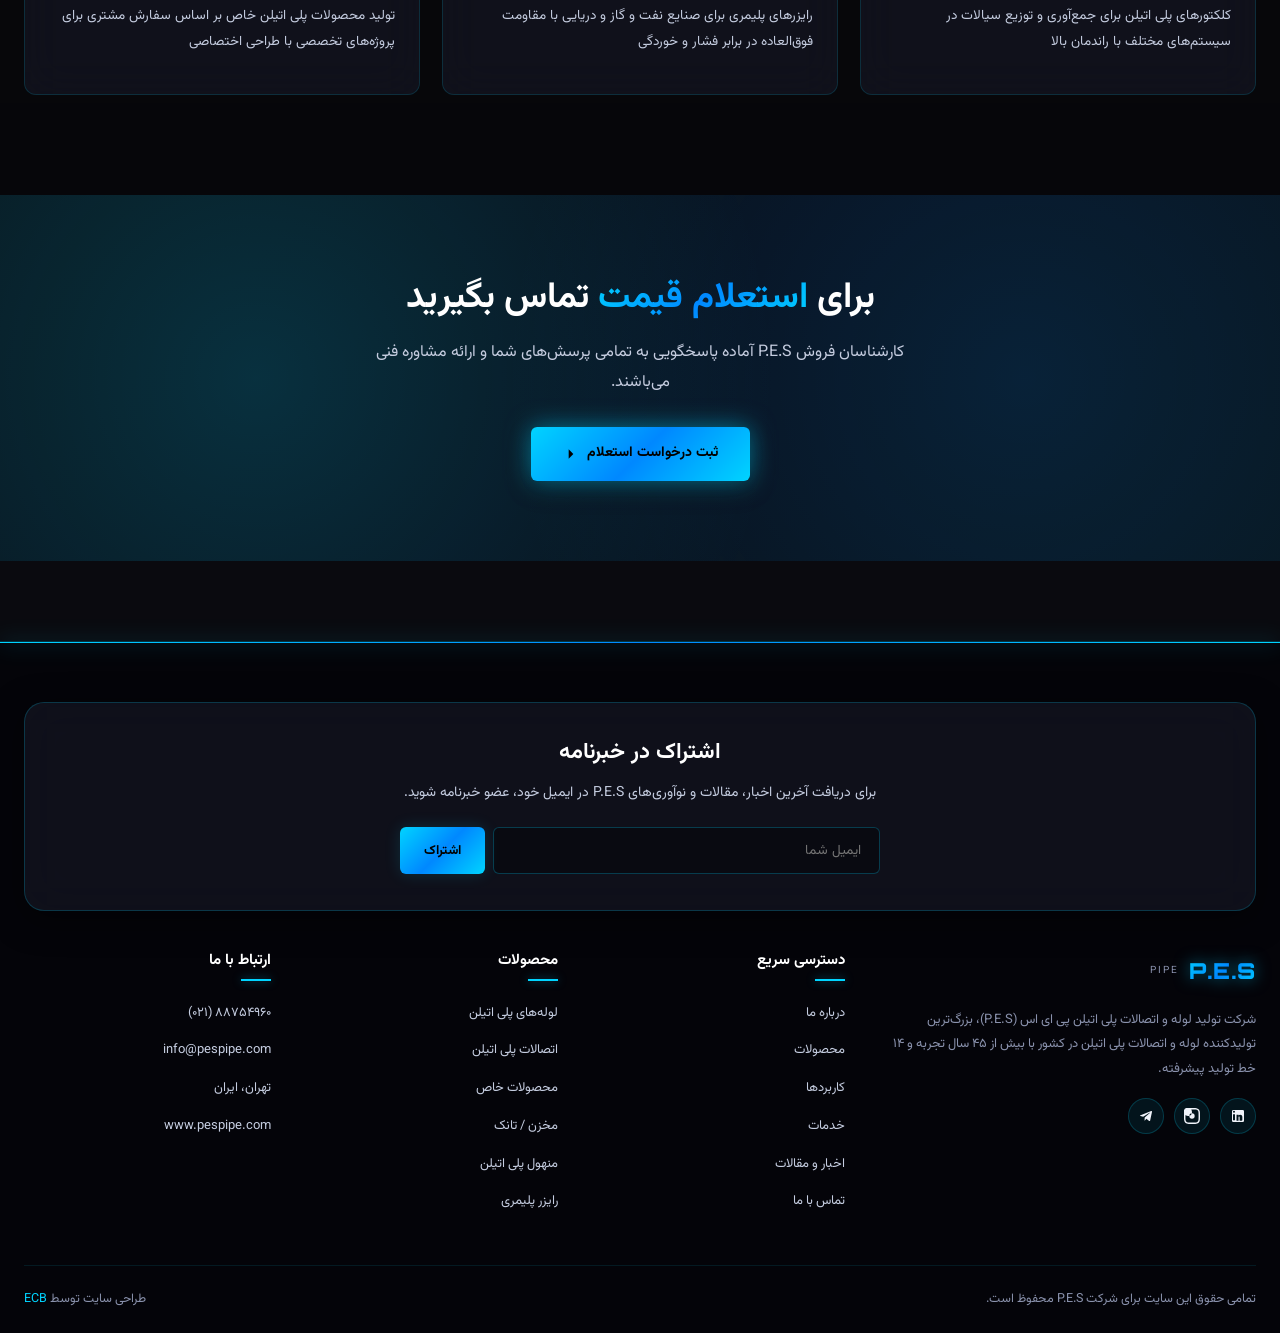
<file: products.html>
<!DOCTYPE html>
<html lang="fa-IR" dir="rtl">
<head>
    <meta charset="UTF-8">
    <meta name="viewport" content="width=device-width, initial-scale=1.0">
    <meta name="description" content="شرکت تولید لوله و اتصالات پلی اتیلن پی ای اس (P.E.S) - بزرگ‌ترین تولیدکننده لوله و اتصالات پلی اتیلن در کشور">
    <title>محصولات - P.E.S</title>
    <link rel="stylesheet" href="style.css">
</head>
<body>

<a class="skip-link screen-reader-text" href="#content">پرش به محتوا</a>

<!-- ===== Topbar ===== -->
<div class="topbar">
    <div class="container">
        <div class="topbar-contact">
            <a href="tel:+982188754960"><svg viewBox="0 0 24 24"><path d="M6.62 10.79c1.44 2.83 3.76 5.14 6.59 6.59l2.2-2.2c.27-.27.67-.36 1.02-.24 1.12.37 2.33.57 3.57.57.55 0 1 .45 1 1V20c0 .55-.45 1-1 1-9.39 0-17-7.61-17-17 0-.55.45-1 1-1h3.5c.55 0 1 .45 1 1 0 1.25.2 2.45.57 3.57.11.35.03.74-.25 1.02l-2.2 2.2z"/></svg><span>۸۸۷۵۴۹۶۰ (۰۲۱)</span></a>
            <a href="mailto:info@pespipe.com"><svg viewBox="0 0 24 24"><path d="M20 4H4c-1.1 0-1.99.9-1.99 2L2 18c0 1.1.9 2 2 2h16c1.1 0 2-.9 2-2V6c0-1.1-.9-2-2-2zm0 4l-8 5-8-5V6l8 5 8-5v2z"/></svg><span>info@pespipe.com</span></a>
        </div>
        <div class="topbar-tools">
            <a href="#" class="lang-switch">FA</a>
            <a href="https://www.pespipe.com/en-us/">EN</a>
            <a href="#">ثبت‌نام</a>
            <a href="#">ورود</a>
        </div>
    </div>
</div>

<!-- ===== Header ===== -->
<header class="site-header">
    <div class="container header-inner">
        <a href="index.html" class="site-logo" aria-label="P.E.S">
            <span class="site-logo-text">P.E.S</span>
            <span class="site-logo-sub">PIPE</span>
        </a>
        <nav class="main-nav" id="mainNav" aria-label="منو">
            <ul>
            <li><a href="index.html" class="">خانه</a></li>
            
            <li class="has-dropdown">
                <a href="about.html">درباره ما</a>
                <ul class="dropdown">
                    <li><a href="about.html">معرفی شرکت پی ای اس</a></li>
                    <li><a href="about.html#production">خطوط تولید</a></li>
                    <li><a href="about.html#lab">آزمایشگاه و کنترل کیفیت</a></li>
                    <li><a href="about.html#rnd">تحقیق و توسعه</a></li>
                    <li><a href="certificates.html">تاییدیه‌ها و گواهی‌نامه‌ها</a></li>
                    <li><a href="about.html#testimonials">نظرات مشتریان</a></li>
                    <li><a href="about.html#gallery">گالری تصاویر</a></li>
                </ul>
            </li>
            
            <li class="has-dropdown">
                <a href="products.html">محصولات</a>
                <ul class="dropdown">
                    <li><a href="products.html#pipes">لوله‌های پلی اتیلن P.E.S</a></li>
                    <li><a href="products.html#fittings">اتصالات پلی اتیلن P.E.S</a></li>
                    <li><a href="products.html#special">محصولات خاص پلی اتیلن</a></li>
                    <li><a href="products.html#special">مخزن / تانک پلی اتیلن</a></li>
                    <li><a href="products.html#special">منهول پلی اتیلن</a></li>
                    <li><a href="products.html#special">هندهول پلی اتیلن</a></li>
                    <li><a href="products.html#special">کلکتور پلی اتیلن</a></li>
                    <li><a href="products.html#special">رایزر پلیمری</a></li>
                </ul>
            </li>
            
            <li class="has-dropdown">
                <a href="applications.html">کاربردها</a>
                <ul class="dropdown">
                    <li><a href="applications.html#marine">صنایع دریایی و آب شیرین کن</a></li>
                    <li><a href="applications.html#water">آبرسانی</a></li>
                    <li><a href="applications.html#gas">گازرسانی</a></li>
                    <li><a href="applications.html#irrigation">آبیاری و زهکشی</a></li>
                    <li><a href="applications.html#fire">سیستم اطفاء حریق</a></li>
                    <li><a href="applications.html#mining">صنایع معدنی</a></li>
                    <li><a href="applications.html#oil">صنایع نفت</a></li>
                    <li><a href="applications.html#chemical">صنایع شیمیایی</a></li>
                    <li><a href="applications.html#telecom">صنایع مخابراتی</a></li>
                    <li><a href="applications.html#sewage">جمع‌آوری و انتقال فاضلاب</a></li>
                </ul>
            </li>
            
            <li class="has-dropdown">
                <a href="services.html">خدمات</a>
                <ul class="dropdown">
                    <li><a href="services.html#lab">خدمات آزمایشگاهی</a></li>
                    <li><a href="services.html#welding">جوش و نصب</a></li>
                    <li><a href="services.html#training">مرکز آموزش جوش</a></li>
                    <li><a href="services.html#workshop">کارگاه آموزشی و مشاوره تخصصی</a></li>
                    <li><a href="services.html#support">خدمات و پشتیبانی</a></li>
                </ul>
            </li>
            
            <li class="has-dropdown">
                <a href="resources.html">منابع فنی</a>
                <ul class="dropdown">
                    <li><a href="resources.html#projects">پروژه‌ها</a></li>
                    <li><a href="resources.html#standards">استانداردها</a></li>
                    <li><a href="resources.html#materials">مواد اولیه پلی اتیلن</a></li>
                    <li><a href="resources.html#instructions">دستورالعمل‌ها</a></li>
                    <li><a href="resources.html#calc">محاسبات فنی</a></li>
                    <li><a href="resources.html#compare">مقایسه انواع لوله‌ها</a></li>
                    <li><a href="resources.html#articles">مقالات علمی و پژوهشی</a></li>
                    <li><a href="resources.html#catalog">کاتالوگ</a></li>
                    <li><a href="resources.html#tables">جداول ابعادی</a></li>
                </ul>
            </li>
            <li><a href="faq.html" class="">پرسش‌های متداول</a></li>
            <li><a href="news.html" class="">اخبار و مقالات</a></li>
            <li><a href="contact.html" class="">تماس با ما</a></li>
        </ul>
        </nav>
        <div class="header-tools">
            <button class="icon-btn" id="searchToggle" aria-label="جستجو">
                <svg viewBox="0 0 24 24"><path d="M15.5 14h-.79l-.28-.27a6.5 6.5 0 10-.7.7l.27.28v.79l5 4.99L20.49 19l-4.99-5zm-6 0A4.5 4.5 0 1114 9.5 4.5 4.5 0 019.5 14z"/></svg>
            </button>
            <a href="contact.html" class="btn-cta">استعلام قیمت</a>
            <button class="menu-toggle" id="menuToggle" aria-label="منو">
                <svg viewBox="0 0 24 24"><path d="M3 6h18v2H3zm0 5h18v2H3zm0 5h18v2H3z"/></svg>
            </button>
        </div>
    </div>
    <div class="search-bar" id="searchBar">
        <div class="container">
            <form role="search" action="#" method="get">
                <input type="search" name="s" placeholder="جستجو در سایت..." aria-label="جستجو">
                <button type="submit">جستجو</button>
            </form>
        </div>
    </div>
</header>

<!-- Particle canvas background -->
<canvas id="particles-canvas" style="position:fixed;inset:0;z-index:-1;pointer-events:none;"></canvas>


<main id="content">

<section class="page-banner">
    <div class="container">
        <h1><span class="accent">محصولات</span> P.E.S</h1>
        <div class="breadcrumb"><a href="index.html">خانه</a><span>/</span>محصولات</div>
    </div>
</section>

<section class="section">
    <div class="container">
        <div class="section-title-block">
            <span class="section-eyebrow" data-reveal>دسته‌بندی</span>
            <h2 class="section-title" data-reveal>دسته‌بندی <span class="accent">محصولات پلی اتیلن P.E.S</span></h2>
            <p class="section-subtitle" data-reveal>شرکت پلی اتیلن پی ای اس، اولین تولید کننده لوله‌های بزرگ تک جداره پلی اتیلن در ایران از سال ۱۳۸۸ - تولید کننده انحصاری این لوله‌ها در سایز ۲۴۰۰ میلی‌متر در منطقه خاورمیانه</p>
        </div>
        <div class="product-grid">
            <article class="product-card" data-reveal data-tilt>
                <div class="product-card-img">
                    <svg class="product-card-icon" viewBox="0 0 64 64" fill="none" stroke="currentColor" stroke-width="2"><rect x="8" y="24" width="48" height="16" rx="2"/><circle cx="16" cy="32" r="3"/><circle cx="48" cy="32" r="3"/><line x1="24" y1="28" x2="40" y2="28"/></svg>
                </div>
                <div class="product-card-body">
                    <h3 class="product-card-title">لوله‌های پلی اتیلن</h3>
                    <p class="product-card-desc">از کوچک‌ترین تا بزرگ‌ترین سایز لوله‌های پلی‌اتیلن با ضخامت و فشار کاری مختلف. مناسب برای آبرسانی، گازرسانی، آبیاری، صنایع نفت و گاز و...</p>
                    <a href="#pipes" class="product-card-link">مشاهده جزئیات بیشتر</a>
                </div>
            </article>
            <article class="product-card" data-reveal data-reveal-delay="1" data-tilt>
                <div class="product-card-img">
                    <svg class="product-card-icon" viewBox="0 0 64 64" fill="none" stroke="currentColor" stroke-width="2"><path d="M20 16h24v8l8 8v16a4 4 0 01-4 4H16a4 4 0 01-4-4V32l8-8v-8z"/><circle cx="32" cy="38" r="4"/></svg>
                </div>
                <div class="product-card-body">
                    <h3 class="product-card-title">اتصالات پلی اتیلن</h3>
                    <p class="product-card-desc">از کوچک‌ترین تا بزرگ‌ترین سایز اتصالات پلی‌اتیلن با ضخامت و فشار کاری مختلف. شامل زانو، سه‌راه، کاسه، فلنج، تبدیل و سایر اتصالات تخصصی.</p>
                    <a href="#fittings" class="product-card-link">مشاهده جزئیات بیشتر</a>
                </div>
            </article>
            <article class="product-card" data-reveal data-reveal-delay="2" data-tilt>
                <div class="product-card-img">
                    <svg class="product-card-icon" viewBox="0 0 64 64" fill="none" stroke="currentColor" stroke-width="2"><circle cx="32" cy="32" r="20"/><circle cx="32" cy="32" r="10"/></svg>
                </div>
                <div class="product-card-body">
                    <h3 class="product-card-title">محصولات خاص پلی اتیلن</h3>
                    <p class="product-card-desc">محصولات خاص که برای مصارف مختلف طراحی و تولید شده است. شامل مخزن / تانک، منهول، هندهول، کلکتور و رایزر پلیمری.</p>
                    <a href="#special" class="product-card-link">مشاهده جزئیات بیشتر</a>
                </div>
            </article>
        </div>
    </div>
</section>

<section class="section" id="pipes" style="background: rgba(0,0,0,0.3);">
    <div class="container">
        <div class="section-title-block">
            <span class="section-eyebrow" data-reveal>محصولات</span>
            <h2 class="section-title" data-reveal>لوله‌های <span class="accent">پلی اتیلن P.E.S</span></h2>
            <p class="section-subtitle" data-reveal>لوله‌های پلی اتیلن با سایز از ۱۶ تا ۲۴۰۰ میلی‌متر در ۱۴ خط تولید پیشرفته</p>
        </div>
        <div class="info-grid">
            <div class="info-card" data-reveal><h3>لوله پلی اتیلن سایز کوچک</h3><p>لوله‌های پلی اتیلن در سایزهای ۱۶ تا ۱۱۰ میلی‌متر با فشار کاری مختلف برای مصارف آبیاری قطره‌ای، آبرسانی روستایی و...</p></div>
            <div class="info-card" data-reveal data-reveal-delay="1"><h3>لوله پلی اتیلن سایز متوسط</h3><p>لوله‌های پلی اتیلن در سایزهای ۱۱۰ تا ۶۳۰ میلی‌متر برای آبرسانی شهری، گازرسانی، سیستم اطفاء حریق و...</p></div>
            <div class="info-card" data-reveal data-reveal-delay="2"><h3>لوله پلی اتیلن سایز بزرگ</h3><p>لوله‌های پلی اتیلن در سایزهای ۶۳۰ تا ۲۴۰۰ میلی‌متر - انحصاری P.E.S در خاورمیانه برای پروژه‌های بزرگ آبرسانی و انتقال سیالات</p></div>
            <div class="info-card" data-reveal><h3>لوله فشار قوی</h3><p>لوله‌های پلی اتیلن با تحمل فشار بالا برای خطوط انتقال زیر دریا، آب شیرین کن، صنایع نفت و گاز و پتروشیمی</p></div>
            <div class="info-card" data-reveal data-reveal-delay="1"><h3>لوله کاربرد دریایی</h3><p>لوله‌های پلی اتیلن مخصوص صنایع دریایی و خطوط انتقال زیر دریا با مقاومت بالا در برابر خوردگی و آب شور</p></div>
            <div class="info-card" data-reveal data-reveal-delay="2"><h3>لوله ضد حریق</h3><p>لوله‌های پلی اتیلن مخصوص سیستم اطفاء حریق با استانداردهای ملی و بین‌المللی و تحمل فشار بالا</p></div>
        </div>
    </div>
</section>

<section class="section" id="fittings">
    <div class="container">
        <div class="section-title-block">
            <span class="section-eyebrow" data-reveal>محصولات</span>
            <h2 class="section-title" data-reveal>اتصالات <span class="accent">پلی اتیلن P.E.S</span></h2>
            <p class="section-subtitle" data-reveal>اتصالات پلی اتیلن با سایز و ضخامت مختلف برای انواع کاربردها</p>
        </div>
        <div class="info-grid">
            <div class="info-card" data-reveal><h3>زانو پلی اتیلن</h3><p>زانوهای پلی اتیلن در زاویه‌های ۱۱.۲۵، ۲۲.۵، ۴۵ و ۹۰ درجه با سایزهای مختلف برای تغییر جهت خطوط لوله</p></div>
            <div class="info-card" data-reveal data-reveal-delay="1"><h3>سه‌راه پلی اتیلن</h3><p>سه‌راه‌های پلی اتیلن مساوی و نامساوی برای انشعاب از خطوط لوله اصلی در پروژه‌های آبرسانی و گازرسانی</p></div>
            <div class="info-card" data-reveal data-reveal-delay="2"><h3>کاسه پلی اتیلن</h3><p>کاسه‌های پلی اتیلن برای اتصال لوله‌ها با سایزهای مختلف و تغییر سایز در خطوط لوله</p></div>
            <div class="info-card" data-reveal><h3>فلنج پلی اتیلن</h3><p>فلنج‌های پلی اتیلن با بدنه پلی اتیلن و حلقه فلزی برای اتصال به شیرآلات و تجهیزات</p></div>
            <div class="info-card" data-reveal data-reveal-delay="1"><h3>تبدیل پلی اتیلن</h3><p>تبدیل‌های پلی اتیلن برای تغییر سایز لوله در خطوط انتقال سیالات با ضخامت و فشار کاری مختلف</p></div>
            <div class="info-card" data-reveal data-reveal-delay="2"><h3>سرلوله پلی اتیلن</h3><p>سرلوله‌های پلی اتیلن برای بستن انتهای خطوط لوله در زمان تست و یا اتمام خط</p></div>
        </div>
    </div>
</section>

<section class="section" id="special" style="background: rgba(0,0,0,0.3);">
    <div class="container">
        <div class="section-title-block">
            <span class="section-eyebrow" data-reveal>محصولات</span>
            <h2 class="section-title" data-reveal>محصولات <span class="accent">خاص پلی اتیلن</span></h2>
            <p class="section-subtitle" data-reveal>محصولات خاص طراحی و تولید شده برای مصارف تخصصی</p>
        </div>
        <div class="info-grid">
            <div class="info-card" data-reveal><h3>مخزن / تانک پلی اتیلن</h3><p>مخازن و تانک‌های پلی اتیلن با حجم‌های مختلف برای ذخیره آب، مواد شیمیایی و سیالات دیگر با مقاومت بالا</p></div>
            <div class="info-card" data-reveal data-reveal-delay="1"><h3>منهول پلی اتیلن</h3><p>منهول‌های پلی اتیلن برای دسترسی به شبکه‌های فاضلاب و آبرسانی با مزایای مقاومت در برابر خوردگی و وزن سبک</p></div>
            <div class="info-card" data-reveal data-reveal-delay="2"><h3>هندهول پلی اتیلن</h3><p>هندهول‌های پلی اتیلن برای شبکه‌های مخابراتی و برق با طراحی مدرن و نصب آسان</p></div>
            <div class="info-card" data-reveal><h3>کلکتور پلی اتیلن</h3><p>کلکتورهای پلی اتیلن برای جمع‌آوری و توزیع سیالات در سیستم‌های مختلف با راندمان بالا</p></div>
            <div class="info-card" data-reveal data-reveal-delay="1"><h3>رایزر پلیمری</h3><p>رایزرهای پلیمری برای صنایع نفت و گاز و دریایی با مقاومت فوق‌العاده در برابر فشار و خوردگی</p></div>
            <div class="info-card" data-reveal data-reveal-delay="2"><h3>سفارشی</h3><p>تولید محصولات پلی اتیلن خاص بر اساس سفارش مشتری برای پروژه‌های تخصصی با طراحی اختصاصی</p></div>
        </div>
    </div>
</section>

<section class="cta-section">
    <div class="container">
        <div class="cta-content" data-reveal>
            <h2>برای <span class="accent">استعلام قیمت</span> تماس بگیرید</h2>
            <p>کارشناسان فروش P.E.S آماده پاسخگویی به تمامی پرسش‌های شما و ارائه مشاوره فنی می‌باشند.</p>
            <a href="contact.html" class="btn-primary">ثبت درخواست استعلام
                <svg viewBox="0 0 24 24"><path d="M15.5 5l-7 7 7 7V5z" transform="scale(-1,1) translate(-24,0)"/></svg>
            </a>
        </div>
    </div>
</section>

</main>

<!-- ===== Footer ===== -->
<footer class="site-footer">
    <div class="container">
        <div class="newsletter-box" data-reveal>
            <h3>اشتراک در خبرنامه</h3>
            <p>برای دریافت آخرین اخبار، مقالات و نوآوری‌های P.E.S در ایمیل خود، عضو خبرنامه شوید.</p>
            <form class="newsletter-form">
                <input type="email" placeholder="ایمیل شما" required>
                <button type="submit">اشتراک</button>
            </form>
        </div>

        <div class="footer-grid">
            <div class="footer-brand">
                <div class="footer-brand-logo">
                    <span class="site-logo-text">P.E.S</span>
                    <span class="site-logo-sub">PIPE</span>
                </div>
                <p>شرکت تولید لوله و اتصالات پلی اتیلن پی ای اس (P.E.S)، بزرگ‌ترین تولیدکننده لوله و اتصالات پلی اتیلن در کشور با بیش از ۴۵ سال تجربه و ۱۴ خط تولید پیشرفته.</p>
                <div class="footer-social">
                    <a href="#" aria-label="LinkedIn"><svg viewBox="0 0 24 24"><path d="M19 3a2 2 0 012 2v14a2 2 0 01-2 2H5a2 2 0 01-2-2V5a2 2 0 012-2h14m-.5 15.5v-5.3a3.26 3.26 0 00-3.26-3.26c-.9 0-1.94.43-2.5 1.18v-1h-2.95v9.04h2.97v-5.06c0-.78.06-1.49.86-1.49.79 0 .85.74.85 1.54v5.01h2.96M7.5 9.5H4.5v9h3v-9M6 4a1.5 1.5 0 100 3 1.5 1.5 0 000-3z"/></svg></a>
                    <a href="#" aria-label="Instagram"><svg viewBox="0 0 24 24"><path d="M12 2.16c3.2 0 3.58.01 4.85.07 1.17.05 1.8.25 2.23.41.56.22.96.48 1.38.9.42.42.68.82.9 1.38.16.42.36 1.06.41 2.23.06 1.27.07 1.65.07 4.85s-.01 3.58-.07 4.85c-.05 1.17-.25 1.8-.41 2.23-.22.56-.48.96-.9 1.38-.42.42-.82.68-1.38.9-.42.16-1.06.36-2.23.41-1.27.06-1.65.07-4.85.07s-3.58-.01-4.85-.07c-1.17-.05-1.8-.25-2.23-.41a3.71 3.71 0 01-1.38-.9 3.71 3.71 0 01-.9-1.38c-.16-.42-.36-1.06-.41-2.23C2.17 15.58 2.16 15.2 2.16 12s.01-3.58.07-4.85c.05-1.17.25-1.8.41-2.23.22-.56.48-.96.9-1.38.42-.42.82-.68 1.38-.9.42-.16 1.06-.36 2.23-.41C8.42 2.17 8.8 2.16 12 2.16M12 0C8.74 0 8.33.01 7.05.07 5.78.13 4.9.33 4.14.63c-.79.31-1.46.72-2.12 1.38C1.36 2.67.95 3.34.64 4.13.34 4.9.14 5.77.08 7.04.01 8.33 0 8.74 0 12s.01 3.67.07 4.95c.06 1.27.26 2.15.56 2.91.31.79.72 1.46 1.38 2.12.66.66 1.33 1.07 2.12 1.38.76.3 1.64.5 2.91.56C8.33 23.99 8.74 24 12 24s3.67-.01 4.95-.07c1.27-.06 2.15-.26 2.91-.56a5.86 5.86 0 002.12-1.38c.66-.66 1.07-1.33 1.38-2.12.3-.76.5-1.64.56-2.91.06-1.28.07-1.69.07-4.95s-.01-3.67-.07-4.95c-.06-1.27-.26-2.15-.56-2.91a5.86 5.86 0 00-1.38-2.12A5.86 5.86 0 0019.86.63c-.76-.3-1.64-.5-2.91-.56C15.67.01 15.26 0 12 0z"/><path d="M12 5.84A6.16 6.16 0 105.84 12 6.16 6.16 0 0012 5.84zm0 10.16A4 4 0 1116 12a4 4 0 01-4 4z"/></svg></a>
                    <a href="#" aria-label="Telegram"><svg viewBox="0 0 24 24"><path d="M9.78 18.65l.28-4.23 7.68-6.92c.34-.31-.07-.46-.52-.19L7.74 13.3 3.64 12c-.88-.25-.89-.86.2-1.3l15.97-6.16c.73-.33 1.43.18 1.15 1.3l-2.72 12.81c-.19.91-.74 1.13-1.5.71L12.6 16.3l-1.99 1.93c-.23.23-.42.42-.83.42z"/></svg></a>
                </div>
            </div>
            <div class="footer-col">
                <h4>دسترسی سریع</h4>
                <ul>
                    <li><a href="about.html">درباره ما</a></li>
                    <li><a href="products.html">محصولات</a></li>
                    <li><a href="applications.html">کاربردها</a></li>
                    <li><a href="services.html">خدمات</a></li>
                    <li><a href="news.html">اخبار و مقالات</a></li>
                    <li><a href="contact.html">تماس با ما</a></li>
                </ul>
            </div>
            <div class="footer-col">
                <h4>محصولات</h4>
                <ul>
                    <li><a href="products.html#pipes">لوله‌های پلی اتیلن</a></li>
                    <li><a href="products.html#fittings">اتصالات پلی اتیلن</a></li>
                    <li><a href="products.html#special">محصولات خاص</a></li>
                    <li><a href="products.html#special">مخزن / تانک</a></li>
                    <li><a href="products.html#special">منهول پلی اتیلن</a></li>
                    <li><a href="products.html#special">رایزر پلیمری</a></li>
                </ul>
            </div>
            <div class="footer-col">
                <h4>ارتباط با ما</h4>
                <ul>
                    <li><a href="tel:+982188754960">۸۸۷۵۴۹۶۰ (۰۲۱)</a></li>
                    <li><a href="mailto:info@pespipe.com">info@pespipe.com</a></li>
                    <li><a href="contact.html">تهران، ایران</a></li>
                    <li><a href="https://www.pespipe.com/fa-ir/" target="_blank" rel="noopener">www.pespipe.com</a></li>
                </ul>
            </div>
        </div>
        <div class="footer-bottom">
            <div>تمامی حقوق این سایت برای شرکت P.E.S محفوظ است.</div>
            <div>طراحی سایت توسط <a href="#">ECB</a></div>
        </div>
    </div>
</footer>

<div class="mobile-cta">
    <a href="tel:+982188754960">تماس با ما</a>
    <a href="contact.html">استعلام قیمت</a>
</div>

<button class="back-to-top" id="backToTop" aria-label="بازگشت به بالا">
    <svg viewBox="0 0 24 24"><path d="M4 12l1.41 1.41L11 7.83V20h2V7.83l5.58 5.59L20 12l-8-8-8 8z"/></svg>
</button>


<script src="scripts.js"></script>
</body>
</html>
</file>
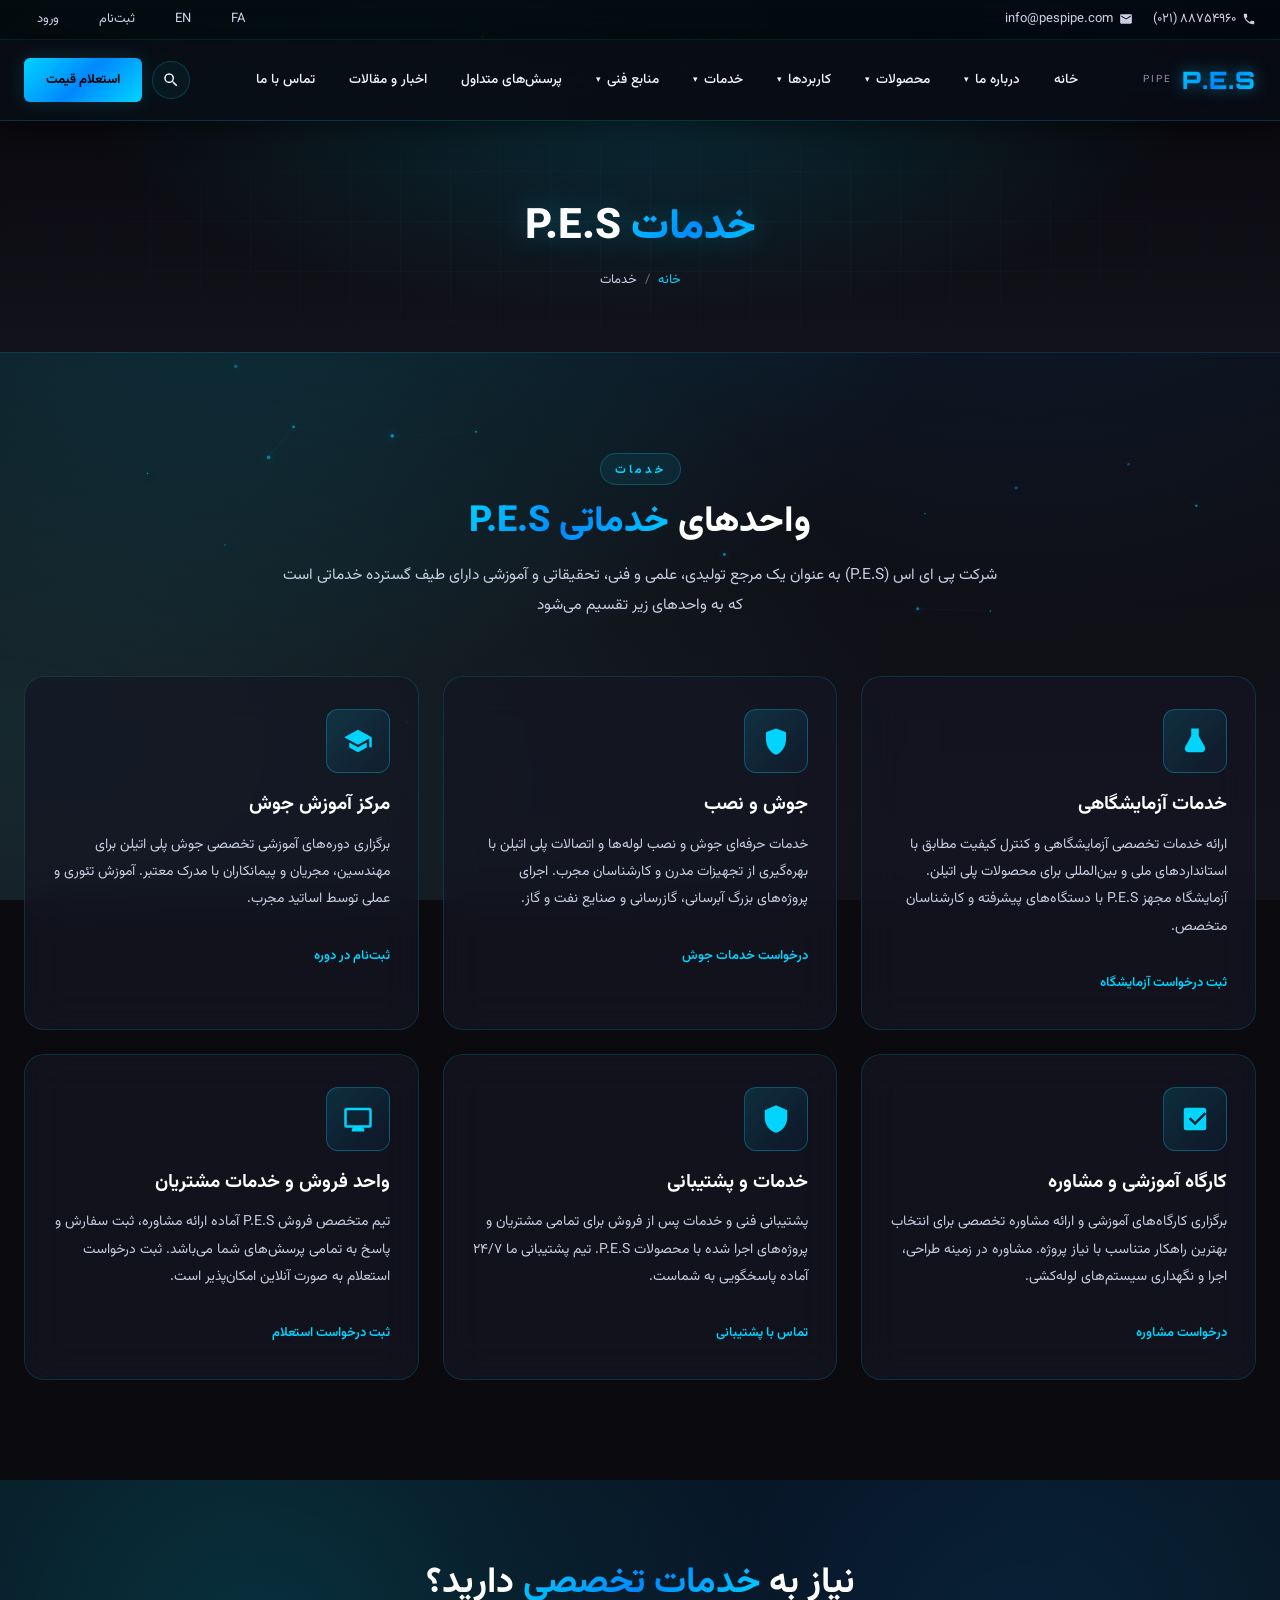
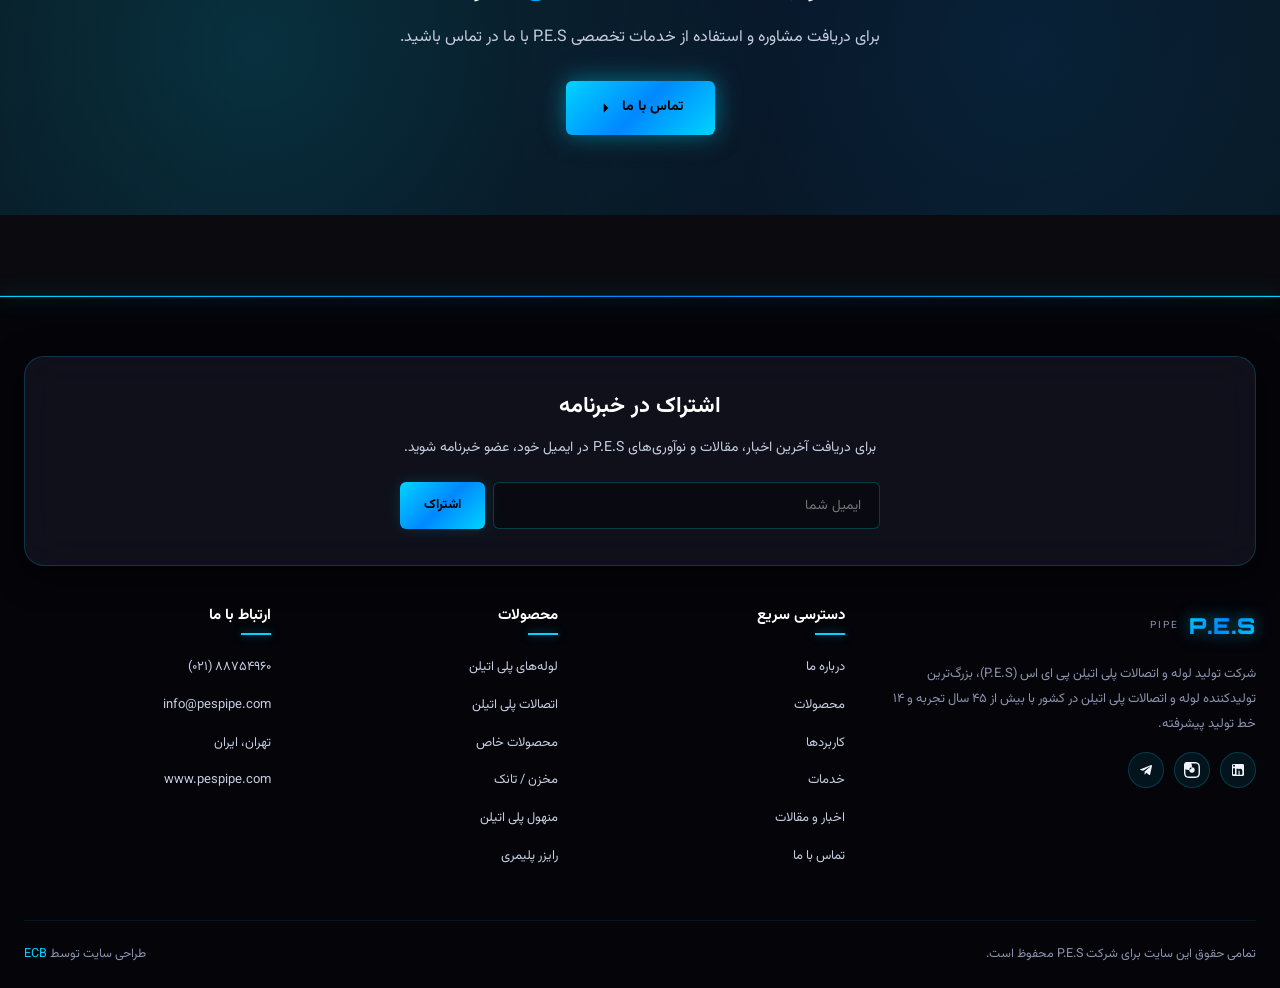
<file: services.html>
<!DOCTYPE html>
<html lang="fa-IR" dir="rtl">
<head>
    <meta charset="UTF-8">
    <meta name="viewport" content="width=device-width, initial-scale=1.0">
    <meta name="description" content="شرکت تولید لوله و اتصالات پلی اتیلن پی ای اس (P.E.S) - بزرگ‌ترین تولیدکننده لوله و اتصالات پلی اتیلن در کشور">
    <title>خدمات - P.E.S</title>
    <link rel="stylesheet" href="style.css">
</head>
<body>

<a class="skip-link screen-reader-text" href="#content">پرش به محتوا</a>

<!-- ===== Topbar ===== -->
<div class="topbar">
    <div class="container">
        <div class="topbar-contact">
            <a href="tel:+982188754960"><svg viewBox="0 0 24 24"><path d="M6.62 10.79c1.44 2.83 3.76 5.14 6.59 6.59l2.2-2.2c.27-.27.67-.36 1.02-.24 1.12.37 2.33.57 3.57.57.55 0 1 .45 1 1V20c0 .55-.45 1-1 1-9.39 0-17-7.61-17-17 0-.55.45-1 1-1h3.5c.55 0 1 .45 1 1 0 1.25.2 2.45.57 3.57.11.35.03.74-.25 1.02l-2.2 2.2z"/></svg><span>۸۸۷۵۴۹۶۰ (۰۲۱)</span></a>
            <a href="mailto:info@pespipe.com"><svg viewBox="0 0 24 24"><path d="M20 4H4c-1.1 0-1.99.9-1.99 2L2 18c0 1.1.9 2 2 2h16c1.1 0 2-.9 2-2V6c0-1.1-.9-2-2-2zm0 4l-8 5-8-5V6l8 5 8-5v2z"/></svg><span>info@pespipe.com</span></a>
        </div>
        <div class="topbar-tools">
            <a href="#" class="lang-switch">FA</a>
            <a href="https://www.pespipe.com/en-us/">EN</a>
            <a href="#">ثبت‌نام</a>
            <a href="#">ورود</a>
        </div>
    </div>
</div>

<!-- ===== Header ===== -->
<header class="site-header">
    <div class="container header-inner">
        <a href="index.html" class="site-logo" aria-label="P.E.S">
            <span class="site-logo-text">P.E.S</span>
            <span class="site-logo-sub">PIPE</span>
        </a>
        <nav class="main-nav" id="mainNav" aria-label="منو">
            <ul>
            <li><a href="index.html" class="">خانه</a></li>
            
            <li class="has-dropdown">
                <a href="about.html">درباره ما</a>
                <ul class="dropdown">
                    <li><a href="about.html">معرفی شرکت پی ای اس</a></li>
                    <li><a href="about.html#production">خطوط تولید</a></li>
                    <li><a href="about.html#lab">آزمایشگاه و کنترل کیفیت</a></li>
                    <li><a href="about.html#rnd">تحقیق و توسعه</a></li>
                    <li><a href="certificates.html">تاییدیه‌ها و گواهی‌نامه‌ها</a></li>
                    <li><a href="about.html#testimonials">نظرات مشتریان</a></li>
                    <li><a href="about.html#gallery">گالری تصاویر</a></li>
                </ul>
            </li>
            
            <li class="has-dropdown">
                <a href="products.html">محصولات</a>
                <ul class="dropdown">
                    <li><a href="products.html#pipes">لوله‌های پلی اتیلن P.E.S</a></li>
                    <li><a href="products.html#fittings">اتصالات پلی اتیلن P.E.S</a></li>
                    <li><a href="products.html#special">محصولات خاص پلی اتیلن</a></li>
                    <li><a href="products.html#special">مخزن / تانک پلی اتیلن</a></li>
                    <li><a href="products.html#special">منهول پلی اتیلن</a></li>
                    <li><a href="products.html#special">هندهول پلی اتیلن</a></li>
                    <li><a href="products.html#special">کلکتور پلی اتیلن</a></li>
                    <li><a href="products.html#special">رایزر پلیمری</a></li>
                </ul>
            </li>
            
            <li class="has-dropdown">
                <a href="applications.html">کاربردها</a>
                <ul class="dropdown">
                    <li><a href="applications.html#marine">صنایع دریایی و آب شیرین کن</a></li>
                    <li><a href="applications.html#water">آبرسانی</a></li>
                    <li><a href="applications.html#gas">گازرسانی</a></li>
                    <li><a href="applications.html#irrigation">آبیاری و زهکشی</a></li>
                    <li><a href="applications.html#fire">سیستم اطفاء حریق</a></li>
                    <li><a href="applications.html#mining">صنایع معدنی</a></li>
                    <li><a href="applications.html#oil">صنایع نفت</a></li>
                    <li><a href="applications.html#chemical">صنایع شیمیایی</a></li>
                    <li><a href="applications.html#telecom">صنایع مخابراتی</a></li>
                    <li><a href="applications.html#sewage">جمع‌آوری و انتقال فاضلاب</a></li>
                </ul>
            </li>
            
            <li class="has-dropdown">
                <a href="services.html">خدمات</a>
                <ul class="dropdown">
                    <li><a href="services.html#lab">خدمات آزمایشگاهی</a></li>
                    <li><a href="services.html#welding">جوش و نصب</a></li>
                    <li><a href="services.html#training">مرکز آموزش جوش</a></li>
                    <li><a href="services.html#workshop">کارگاه آموزشی و مشاوره تخصصی</a></li>
                    <li><a href="services.html#support">خدمات و پشتیبانی</a></li>
                </ul>
            </li>
            
            <li class="has-dropdown">
                <a href="resources.html">منابع فنی</a>
                <ul class="dropdown">
                    <li><a href="resources.html#projects">پروژه‌ها</a></li>
                    <li><a href="resources.html#standards">استانداردها</a></li>
                    <li><a href="resources.html#materials">مواد اولیه پلی اتیلن</a></li>
                    <li><a href="resources.html#instructions">دستورالعمل‌ها</a></li>
                    <li><a href="resources.html#calc">محاسبات فنی</a></li>
                    <li><a href="resources.html#compare">مقایسه انواع لوله‌ها</a></li>
                    <li><a href="resources.html#articles">مقالات علمی و پژوهشی</a></li>
                    <li><a href="resources.html#catalog">کاتالوگ</a></li>
                    <li><a href="resources.html#tables">جداول ابعادی</a></li>
                </ul>
            </li>
            <li><a href="faq.html" class="">پرسش‌های متداول</a></li>
            <li><a href="news.html" class="">اخبار و مقالات</a></li>
            <li><a href="contact.html" class="">تماس با ما</a></li>
        </ul>
        </nav>
        <div class="header-tools">
            <button class="icon-btn" id="searchToggle" aria-label="جستجو">
                <svg viewBox="0 0 24 24"><path d="M15.5 14h-.79l-.28-.27a6.5 6.5 0 10-.7.7l.27.28v.79l5 4.99L20.49 19l-4.99-5zm-6 0A4.5 4.5 0 1114 9.5 4.5 4.5 0 019.5 14z"/></svg>
            </button>
            <a href="contact.html" class="btn-cta">استعلام قیمت</a>
            <button class="menu-toggle" id="menuToggle" aria-label="منو">
                <svg viewBox="0 0 24 24"><path d="M3 6h18v2H3zm0 5h18v2H3zm0 5h18v2H3z"/></svg>
            </button>
        </div>
    </div>
    <div class="search-bar" id="searchBar">
        <div class="container">
            <form role="search" action="#" method="get">
                <input type="search" name="s" placeholder="جستجو در سایت..." aria-label="جستجو">
                <button type="submit">جستجو</button>
            </form>
        </div>
    </div>
</header>

<!-- Particle canvas background -->
<canvas id="particles-canvas" style="position:fixed;inset:0;z-index:-1;pointer-events:none;"></canvas>


<main id="content">

<section class="page-banner">
    <div class="container">
        <h1><span class="accent">خدمات</span> P.E.S</h1>
        <div class="breadcrumb"><a href="index.html">خانه</a><span>/</span>خدمات</div>
    </div>
</section>

<section class="section">
    <div class="container">
        <div class="section-title-block">
            <span class="section-eyebrow" data-reveal>خدمات</span>
            <h2 class="section-title" data-reveal>واحدهای <span class="accent">خدماتی P.E.S</span></h2>
            <p class="section-subtitle" data-reveal>شرکت پی ای اس (P.E.S) به عنوان یک مرجع تولیدی، علمی و فنی، تحقیقاتی و آموزشی دارای طیف گسترده خدماتی است که به واحدهای زیر تقسیم می‌شود</p>
        </div>
        <div class="services-grid">
            <article class="service-card" id="lab" data-reveal>
                <div class="service-icon"><svg viewBox="0 0 24 24"><path d="M9 2v6l-5 9a3 3 0 003 4h10a3 3 0 003-4l-5-9V2M7 2h10"/></svg></div>
                <h3 class="service-title">خدمات آزمایشگاهی</h3>
                <p class="service-desc">ارائه خدمات تخصصی آزمایشگاهی و کنترل کیفیت مطابق با استانداردهای ملی و بین‌المللی برای محصولات پلی اتیلن. آزمایشگاه مجهز P.E.S با دستگاه‌های پیشرفته و کارشناسان متخصص.</p>
                <a href="contact.html" class="service-link">ثبت درخواست آزمایشگاه</a>
            </article>
            <article class="service-card" id="welding" data-reveal data-reveal-delay="1">
                <div class="service-icon"><svg viewBox="0 0 24 24"><path d="M12 2L4 5v6c0 5.5 3.8 10.6 8 12 4.2-1.4 8-6.5 8-12V5l-8-3z"/></svg></div>
                <h3 class="service-title">جوش و نصب</h3>
                <p class="service-desc">خدمات حرفه‌ای جوش و نصب لوله‌ها و اتصالات پلی اتیلن با بهره‌گیری از تجهیزات مدرن و کارشناسان مجرب. اجرای پروژه‌های بزرگ آبرسانی، گازرسانی و صنایع نفت و گاز.</p>
                <a href="contact.html" class="service-link">درخواست خدمات جوش</a>
            </article>
            <article class="service-card" id="training" data-reveal data-reveal-delay="2">
                <div class="service-icon"><svg viewBox="0 0 24 24"><path d="M5 13.18v4L12 21l7-3.82v-4L12 17l-7-3.82zM12 3L1 9l11 6 9-4.91V17h2V9L12 3z"/></svg></div>
                <h3 class="service-title">مرکز آموزش جوش</h3>
                <p class="service-desc">برگزاری دوره‌های آموزشی تخصصی جوش پلی اتیلن برای مهندسین، مجریان و پیمانکاران با مدرک معتبر. آموزش تئوری و عملی توسط اساتید مجرب.</p>
                <a href="contact.html" class="service-link">ثبت‌نام در دوره</a>
            </article>
            <article class="service-card" id="workshop" data-reveal>
                <div class="service-icon"><svg viewBox="0 0 24 24"><path d="M19 3H5a2 2 0 00-2 2v14a2 2 0 002 2h14a2 2 0 002-2V5a2 2 0 00-2-2zm-7 14l-5-5 1.41-1.41L12 14.17l7.59-7.59L21 8l-9 9z"/></svg></div>
                <h3 class="service-title">کارگاه آموزشی و مشاوره</h3>
                <p class="service-desc">برگزاری کارگاه‌های آموزشی و ارائه مشاوره تخصصی برای انتخاب بهترین راهکار متناسب با نیاز پروژه. مشاوره در زمینه طراحی، اجرا و نگهداری سیستم‌های لوله‌کشی.</p>
                <a href="contact.html" class="service-link">درخواست مشاوره</a>
            </article>
            <article class="service-card" id="support" data-reveal data-reveal-delay="1">
                <div class="service-icon"><svg viewBox="0 0 24 24"><path d="M12 1L3 5v6c0 5.55 3.84 10.74 9 12 5.16-1.26 9-6.45 9-12V5l-9-4z"/></svg></div>
                <h3 class="service-title">خدمات و پشتیبانی</h3>
                <p class="service-desc">پشتیبانی فنی و خدمات پس از فروش برای تمامی مشتریان و پروژه‌های اجرا شده با محصولات P.E.S. تیم پشتیبانی ما ۲۴/۷ آماده پاسخگویی به شماست.</p>
                <a href="contact.html" class="service-link">تماس با پشتیبانی</a>
            </article>
            <article class="service-card" data-reveal data-reveal-delay="2">
                <div class="service-icon"><svg viewBox="0 0 24 24"><path d="M21 3H3c-1.11 0-2 .89-2 2v12a2 2 0 002 2h5l-1 1v2h10v-2l-1-1h5a2 2 0 002-2V5a2 2 0 00-2-2zm0 14H3V5h18v12z"/></svg></div>
                <h3 class="service-title">واحد فروش و خدمات مشتریان</h3>
                <p class="service-desc">تیم متخصص فروش P.E.S آماده ارائه مشاوره، ثبت سفارش و پاسخ به تمامی پرسش‌های شما می‌باشد. ثبت درخواست استعلام به صورت آنلاین امکان‌پذیر است.</p>
                <a href="contact.html" class="service-link">ثبت درخواست استعلام</a>
            </article>
        </div>
    </div>
</section>

<section class="cta-section">
    <div class="container">
        <div class="cta-content" data-reveal>
            <h2>نیاز به <span class="accent">خدمات تخصصی</span> دارید؟</h2>
            <p>برای دریافت مشاوره و استفاده از خدمات تخصصی P.E.S با ما در تماس باشید.</p>
            <a href="contact.html" class="btn-primary">تماس با ما
                <svg viewBox="0 0 24 24"><path d="M15.5 5l-7 7 7 7V5z" transform="scale(-1,1) translate(-24,0)"/></svg>
            </a>
        </div>
    </div>
</section>

</main>

<!-- ===== Footer ===== -->
<footer class="site-footer">
    <div class="container">
        <div class="newsletter-box" data-reveal>
            <h3>اشتراک در خبرنامه</h3>
            <p>برای دریافت آخرین اخبار، مقالات و نوآوری‌های P.E.S در ایمیل خود، عضو خبرنامه شوید.</p>
            <form class="newsletter-form">
                <input type="email" placeholder="ایمیل شما" required>
                <button type="submit">اشتراک</button>
            </form>
        </div>

        <div class="footer-grid">
            <div class="footer-brand">
                <div class="footer-brand-logo">
                    <span class="site-logo-text">P.E.S</span>
                    <span class="site-logo-sub">PIPE</span>
                </div>
                <p>شرکت تولید لوله و اتصالات پلی اتیلن پی ای اس (P.E.S)، بزرگ‌ترین تولیدکننده لوله و اتصالات پلی اتیلن در کشور با بیش از ۴۵ سال تجربه و ۱۴ خط تولید پیشرفته.</p>
                <div class="footer-social">
                    <a href="#" aria-label="LinkedIn"><svg viewBox="0 0 24 24"><path d="M19 3a2 2 0 012 2v14a2 2 0 01-2 2H5a2 2 0 01-2-2V5a2 2 0 012-2h14m-.5 15.5v-5.3a3.26 3.26 0 00-3.26-3.26c-.9 0-1.94.43-2.5 1.18v-1h-2.95v9.04h2.97v-5.06c0-.78.06-1.49.86-1.49.79 0 .85.74.85 1.54v5.01h2.96M7.5 9.5H4.5v9h3v-9M6 4a1.5 1.5 0 100 3 1.5 1.5 0 000-3z"/></svg></a>
                    <a href="#" aria-label="Instagram"><svg viewBox="0 0 24 24"><path d="M12 2.16c3.2 0 3.58.01 4.85.07 1.17.05 1.8.25 2.23.41.56.22.96.48 1.38.9.42.42.68.82.9 1.38.16.42.36 1.06.41 2.23.06 1.27.07 1.65.07 4.85s-.01 3.58-.07 4.85c-.05 1.17-.25 1.8-.41 2.23-.22.56-.48.96-.9 1.38-.42.42-.82.68-1.38.9-.42.16-1.06.36-2.23.41-1.27.06-1.65.07-4.85.07s-3.58-.01-4.85-.07c-1.17-.05-1.8-.25-2.23-.41a3.71 3.71 0 01-1.38-.9 3.71 3.71 0 01-.9-1.38c-.16-.42-.36-1.06-.41-2.23C2.17 15.58 2.16 15.2 2.16 12s.01-3.58.07-4.85c.05-1.17.25-1.8.41-2.23.22-.56.48-.96.9-1.38.42-.42.82-.68 1.38-.9.42-.16 1.06-.36 2.23-.41C8.42 2.17 8.8 2.16 12 2.16M12 0C8.74 0 8.33.01 7.05.07 5.78.13 4.9.33 4.14.63c-.79.31-1.46.72-2.12 1.38C1.36 2.67.95 3.34.64 4.13.34 4.9.14 5.77.08 7.04.01 8.33 0 8.74 0 12s.01 3.67.07 4.95c.06 1.27.26 2.15.56 2.91.31.79.72 1.46 1.38 2.12.66.66 1.33 1.07 2.12 1.38.76.3 1.64.5 2.91.56C8.33 23.99 8.74 24 12 24s3.67-.01 4.95-.07c1.27-.06 2.15-.26 2.91-.56a5.86 5.86 0 002.12-1.38c.66-.66 1.07-1.33 1.38-2.12.3-.76.5-1.64.56-2.91.06-1.28.07-1.69.07-4.95s-.01-3.67-.07-4.95c-.06-1.27-.26-2.15-.56-2.91a5.86 5.86 0 00-1.38-2.12A5.86 5.86 0 0019.86.63c-.76-.3-1.64-.5-2.91-.56C15.67.01 15.26 0 12 0z"/><path d="M12 5.84A6.16 6.16 0 105.84 12 6.16 6.16 0 0012 5.84zm0 10.16A4 4 0 1116 12a4 4 0 01-4 4z"/></svg></a>
                    <a href="#" aria-label="Telegram"><svg viewBox="0 0 24 24"><path d="M9.78 18.65l.28-4.23 7.68-6.92c.34-.31-.07-.46-.52-.19L7.74 13.3 3.64 12c-.88-.25-.89-.86.2-1.3l15.97-6.16c.73-.33 1.43.18 1.15 1.3l-2.72 12.81c-.19.91-.74 1.13-1.5.71L12.6 16.3l-1.99 1.93c-.23.23-.42.42-.83.42z"/></svg></a>
                </div>
            </div>
            <div class="footer-col">
                <h4>دسترسی سریع</h4>
                <ul>
                    <li><a href="about.html">درباره ما</a></li>
                    <li><a href="products.html">محصولات</a></li>
                    <li><a href="applications.html">کاربردها</a></li>
                    <li><a href="services.html">خدمات</a></li>
                    <li><a href="news.html">اخبار و مقالات</a></li>
                    <li><a href="contact.html">تماس با ما</a></li>
                </ul>
            </div>
            <div class="footer-col">
                <h4>محصولات</h4>
                <ul>
                    <li><a href="products.html#pipes">لوله‌های پلی اتیلن</a></li>
                    <li><a href="products.html#fittings">اتصالات پلی اتیلن</a></li>
                    <li><a href="products.html#special">محصولات خاص</a></li>
                    <li><a href="products.html#special">مخزن / تانک</a></li>
                    <li><a href="products.html#special">منهول پلی اتیلن</a></li>
                    <li><a href="products.html#special">رایزر پلیمری</a></li>
                </ul>
            </div>
            <div class="footer-col">
                <h4>ارتباط با ما</h4>
                <ul>
                    <li><a href="tel:+982188754960">۸۸۷۵۴۹۶۰ (۰۲۱)</a></li>
                    <li><a href="mailto:info@pespipe.com">info@pespipe.com</a></li>
                    <li><a href="contact.html">تهران، ایران</a></li>
                    <li><a href="https://www.pespipe.com/fa-ir/" target="_blank" rel="noopener">www.pespipe.com</a></li>
                </ul>
            </div>
        </div>
        <div class="footer-bottom">
            <div>تمامی حقوق این سایت برای شرکت P.E.S محفوظ است.</div>
            <div>طراحی سایت توسط <a href="#">ECB</a></div>
        </div>
    </div>
</footer>

<div class="mobile-cta">
    <a href="tel:+982188754960">تماس با ما</a>
    <a href="contact.html">استعلام قیمت</a>
</div>

<button class="back-to-top" id="backToTop" aria-label="بازگشت به بالا">
    <svg viewBox="0 0 24 24"><path d="M4 12l1.41 1.41L11 7.83V20h2V7.83l5.58 5.59L20 12l-8-8-8 8z"/></svg>
</button>


<script src="scripts.js"></script>
</body>
</html>
</file>
<file: style.css>
/* =====================================================
   PES PIPE - pespipe.com clone
   Theme: White + Black + Neon Blue
   Features: Modern animations, glassmorphism, neon glow,
            scroll reveals, gradient meshes, particle bg
   Direction: RTL | Font: Vazirmatn
   ===================================================== */

@import url('https://fonts.googleapis.com/css2?family=Vazirmatn:wght@100;200;300;400;500;600;700;800;900&family=Orbitron:wght@500;700;900&display=swap');

:root {
    /* Core palette */
    --c-bg:           #0a0a0f;        /* deep black */
    --c-bg-soft:      #12121a;        /* slightly lighter black */
    --c-bg-card:      rgba(20, 22, 35, 0.7);  /* glass card */
    --c-surface:      #1a1d2e;
    --c-white:        #ffffff;
    --c-text:         #f0f3fa;        /* main text on dark - brighter */
    --c-text-soft:    #c5cde0;        /* softer text - brighter for readability */
    --c-text-mute:    #8a92ad;        /* mute text - brighter */

    /* Neon blue accents */
    --neon:           #00d4ff;        /* primary neon */
    --neon-bright:    #00f0ff;        /* brightest */
    --neon-soft:      #4dffff;
    --neon-deep:      #0088cc;
    --neon-glow:      rgba(0, 212, 255, 0.5);
    --neon-glow-soft: rgba(0, 212, 255, 0.15);

    /* Gradients */
    --grad-neon:      linear-gradient(135deg, #00d4ff 0%, #0088ff 50%, #00d4ff 100%);
    --grad-dark:      linear-gradient(180deg, #0a0a0f 0%, #12121a 100%);
    --grad-card:      linear-gradient(135deg, rgba(0, 212, 255, 0.08) 0%, rgba(0, 136, 255, 0.04) 100%);
    --grad-mesh:      radial-gradient(at 20% 20%, rgba(0, 212, 255, 0.18) 0px, transparent 50%),
                       radial-gradient(at 80% 0%, rgba(0, 136, 255, 0.15) 0px, transparent 50%),
                       radial-gradient(at 0% 80%, rgba(77, 255, 255, 0.10) 0px, transparent 50%);

    /* Typography */
    --font-fa: 'Vazirmatn', 'Tahoma', sans-serif;
    --font-tech: 'Orbitron', 'Vazirmatn', sans-serif;

    /* Layout */
    --container-width: 1280px;
    --header-height: 80px;
    --topbar-height: 40px;
    --radius-sm: 6px;
    --radius-md: 12px;
    --radius-lg: 20px;
    --radius-xl: 28px;

    /* Shadows / glows */
    --shadow-card: 0 8px 32px rgba(0, 0, 0, 0.5);
    --shadow-neon: 0 0 24px rgba(0, 212, 255, 0.35);
    --shadow-neon-strong: 0 0 40px rgba(0, 212, 255, 0.6), 0 0 80px rgba(0, 212, 255, 0.3);
    --shadow-hover: 0 16px 48px rgba(0, 212, 255, 0.25);
}

/* ===== Reset ===== */
*, *::before, *::after { box-sizing: border-box; }
html { scroll-behavior: smooth; }
body {
    margin: 0; padding: 0;
    direction: rtl; text-align: right;
    font-family: var(--font-fa);
    font-size: 15px; line-height: 1.85;
    color: var(--c-text);
    background-color: var(--c-bg);
    background-image: var(--grad-mesh), var(--grad-dark);
    background-attachment: fixed;
    -webkit-font-smoothing: antialiased;
    -moz-osx-font-smoothing: grayscale;
    overflow-x: hidden;
    min-height: 100vh;
}
img { max-width: 100%; height: auto; display: block; }
a { color: var(--neon); text-decoration: none; transition: all .25s ease; }
a:hover { color: var(--neon-bright); text-shadow: 0 0 8px var(--neon-glow); }
ul, ol { list-style: none; padding: 0; margin: 0; }
button, input, select, textarea { font-family: inherit; }
button { cursor: pointer; }
h1, h2, h3, h4, h5, h6 { margin: 0; font-weight: 700; line-height: 1.3; color: var(--c-white); }

.screen-reader-text { position: absolute !important; width: 1px; height: 1px; overflow: hidden; clip: rect(1px,1px,1px,1px); white-space: nowrap; }
.skip-link { position: absolute; right: -9999px; background: var(--neon); color: #000; padding: 8px 16px; z-index: 9999; font-weight: 600; }
.skip-link:focus { right: 0; top: 0; }

.container { max-width: var(--container-width); margin: 0 auto; padding: 0 24px; width: 100%; }

/* ===== Particle/animated background ===== */
.bg-particles {
    position: fixed; inset: 0;
    z-index: -1; pointer-events: none;
    overflow: hidden;
}
.bg-particles::before, .bg-particles::after {
    content: ""; position: absolute;
    border-radius: 50%;
    filter: blur(80px);
    opacity: 0.5;
    animation: floatBlob 18s ease-in-out infinite;
}
.bg-particles::before {
    width: 500px; height: 500px;
    background: radial-gradient(circle, var(--neon) 0%, transparent 70%);
    top: -100px; right: -100px;
}
.bg-particles::after {
    width: 400px; height: 400px;
    background: radial-gradient(circle, #0088ff 0%, transparent 70%);
    bottom: -50px; left: -50px;
    animation-delay: -9s;
}
@keyframes floatBlob {
    0%, 100% { transform: translate(0, 0) scale(1); }
    33% { transform: translate(40px, -30px) scale(1.1); }
    66% { transform: translate(-30px, 40px) scale(0.95); }
}

/* ===== Topbar ===== */
.topbar {
    background: rgba(0, 0, 0, 0.6);
    backdrop-filter: blur(12px);
    -webkit-backdrop-filter: blur(12px);
    border-bottom: 1px solid rgba(0, 212, 255, 0.15);
    color: #d0d6e8;
    height: var(--topbar-height);
    display: flex; align-items: center;
    font-size: 13px;
    position: relative; z-index: 100;
}
.topbar .container { display: flex; justify-content: space-between; align-items: center; }
.topbar-contact { display: flex; align-items: center; gap: 20px; }
.topbar-contact a {
    color: #d0d6e8;
    display: inline-flex; align-items: center; gap: 6px;
    font-size: 13px;
    transition: all .25s ease;
}
.topbar-contact a:hover { color: var(--neon); text-shadow: 0 0 6px var(--neon-glow); }
.topbar-contact svg { width: 14px; height: 14px; fill: currentColor; }
.topbar-tools { display: flex; align-items: center; gap: 14px; }
.topbar-tools a {
    color: #d0d6e8;
    font-size: 13px;
    padding: 4px 12px;
    border: 1px solid transparent;
    border-radius: var(--radius-sm);
    transition: all .25s ease;
}
.topbar-tools a:hover {
    color: var(--neon);
    border-color: var(--neon);
    box-shadow: 0 0 12px var(--neon-glow-soft);
}
.topbar-tools .lang-switch { display: inline-flex; align-items: center; gap: 4px; }

/* ===== Header ===== */
.site-header {
    position: sticky; top: 0;
    z-index: 1000;
    background: rgba(10, 10, 15, 0.85);
    backdrop-filter: blur(20px) saturate(180%);
    -webkit-backdrop-filter: blur(20px) saturate(180%);
    border-bottom: 1px solid rgba(0, 212, 255, 0.2);
    box-shadow: 0 4px 30px rgba(0, 0, 0, 0.5);
    transition: all .3s ease;
}
.site-header.scrolled {
    background: rgba(10, 10, 15, 0.95);
    box-shadow: 0 8px 40px rgba(0, 212, 255, 0.15);
}
.header-inner {
    display: flex; align-items: center; justify-content: space-between;
    height: var(--header-height); gap: 24px;
}

/* Logo */
.site-logo {
    display: flex; align-items: center; gap: 10px;
    text-decoration: none;
}
.site-logo-text {
    font-family: var(--font-tech);
    font-size: 24px; font-weight: 900;
    background: var(--grad-neon);
    -webkit-background-clip: text;
    background-clip: text;
    -webkit-text-fill-color: transparent;
    letter-spacing: 1px;
    filter: drop-shadow(0 0 8px var(--neon-glow));
}
.site-logo-sub {
    font-size: 10px; color: var(--c-text-mute);
    letter-spacing: 2px; text-transform: uppercase;
}

/* Main nav */
.main-nav { display: flex; align-items: center; flex: 1; justify-content: center; }
.main-nav > ul {
    display: flex; align-items: center; gap: 6px;
    flex-wrap: wrap; justify-content: center;
    margin: 0; padding: 0; list-style: none;
}
.main-nav > ul > li { position: relative; }
.main-nav > ul > li > a {
    color: var(--c-text); font-size: 13.5px; font-weight: 500;
    padding: 10px 14px; position: relative;
    display: inline-flex; align-items: center; gap: 4px;
    white-space: nowrap; border-radius: var(--radius-sm);
    transition: all .25s ease;
}
.main-nav > ul > li > a:hover, .main-nav > ul > li > a.active {
    color: var(--neon);
    background: rgba(0, 212, 255, 0.08);
    text-shadow: 0 0 8px var(--neon-glow);
}
.main-nav > ul > li > a.active::before {
    content: ""; position: absolute;
    bottom: -2px; right: 14px; left: 14px;
    height: 2px;
    background: var(--grad-neon);
    box-shadow: 0 0 8px var(--neon);
    border-radius: 2px;
}

/* Dropdown */
.has-dropdown { position: relative; }
.has-dropdown > a::after {
    content: "▾"; font-size: 9px;
    margin-right: 2px;
    transition: transform .25s ease;
}
.has-dropdown:hover > a::after { transform: rotate(180deg); }
.dropdown {
    position: absolute; top: calc(100% + 12px); right: 0;
    min-width: 260px;
    background: rgba(20, 22, 35, 0.95);
    backdrop-filter: blur(20px);
    -webkit-backdrop-filter: blur(20px);
    border: 1px solid rgba(0, 212, 255, 0.25);
    box-shadow: 0 12px 40px rgba(0, 0, 0, 0.6), 0 0 30px rgba(0, 212, 255, 0.1);
    border-radius: var(--radius-md);
    padding: 8px;
    opacity: 0; visibility: hidden;
    transform: translateY(8px) scale(0.98);
    transition: all .25s cubic-bezier(0.4, 0, 0.2, 1);
    z-index: 9999;
}
.has-dropdown:hover .dropdown,
.has-dropdown:focus-within .dropdown,
.has-dropdown.open .dropdown {
    opacity: 1; visibility: visible;
    transform: translateY(0) scale(1);
}
.dropdown::before {
    content: ""; position: absolute;
    top: -6px; right: 24px;
    width: 12px; height: 12px;
    background: rgba(20, 22, 35, 0.95);
    border-top: 1px solid rgba(0, 212, 255, 0.25);
    border-right: 1px solid rgba(0, 212, 255, 0.25);
    transform: rotate(-45deg);
}
.dropdown li { list-style: none; }
.dropdown li a {
    display: block;
    padding: 10px 16px;
    color: var(--c-text-soft);
    font-size: 13px;
    border-radius: var(--radius-sm);
    transition: all .2s ease;
    white-space: nowrap;
}
.dropdown li a:hover {
    background: rgba(0, 212, 255, 0.1);
    color: var(--neon);
    padding-right: 22px;
    text-shadow: 0 0 6px var(--neon-glow);
}

/* Header tools */
.header-tools { display: flex; align-items: center; gap: 10px; }
.icon-btn {
    background: rgba(0, 212, 255, 0.05);
    border: 1px solid rgba(0, 212, 255, 0.2);
    color: var(--c-text);
    width: 38px; height: 38px;
    border-radius: 50%;
    display: inline-flex; align-items: center; justify-content: center;
    transition: all .25s ease;
}
.icon-btn:hover {
    background: var(--neon);
    color: #000;
    border-color: var(--neon);
    box-shadow: 0 0 16px var(--neon-glow);
}
.icon-btn svg { width: 18px; height: 18px; fill: currentColor; }
.menu-toggle { display: none; }

/* CTA button */
.btn-cta {
    display: inline-flex; align-items: center; gap: 6px;
    background: var(--grad-neon);
    color: #000;
    padding: 10px 22px;
    border-radius: var(--radius-sm);
    font-weight: 700; font-size: 13px;
    border: none;
    box-shadow: 0 0 20px var(--neon-glow-soft);
    transition: all .25s ease;
}
.btn-cta:hover {
    color: #000;
    transform: translateY(-2px);
    box-shadow: 0 0 30px var(--neon-glow), 0 8px 24px rgba(0, 212, 255, 0.3);
}

/* Search bar */
.search-bar {
    position: absolute; top: 100%; left: 0; right: 0;
    background: rgba(10, 10, 15, 0.98);
    backdrop-filter: blur(20px);
    border-top: 1px solid rgba(0, 212, 255, 0.2);
    box-shadow: 0 12px 30px rgba(0, 0, 0, 0.5);
    padding: 16px 0;
    display: none; z-index: 999;
}
.search-bar.open { display: block; animation: slideDown .25s ease; }
@keyframes slideDown { from { opacity: 0; transform: translateY(-10px); } to { opacity: 1; transform: translateY(0); } }
.search-bar form { display: flex; max-width: 600px; margin: 0 auto; gap: 8px; }
.search-bar input {
    flex: 1; padding: 12px 18px;
    background: rgba(0, 212, 255, 0.05);
    border: 1px solid rgba(0, 212, 255, 0.3);
    border-radius: var(--radius-sm);
    color: var(--c-text);
    font-size: 14px;
    transition: all .2s ease;
}
.search-bar input:focus {
    outline: none;
    border-color: var(--neon);
    box-shadow: 0 0 0 3px var(--neon-glow-soft);
}
.search-bar input::placeholder { color: var(--c-text-mute); }
.search-bar button {
    background: var(--grad-neon); color: #000;
    border: none; padding: 12px 24px;
    border-radius: var(--radius-sm);
    font-weight: 700; font-size: 13px;
    box-shadow: 0 0 16px var(--neon-glow-soft);
}

/* ===== Hero ===== */
.hero {
    position: relative;
    min-height: 90vh;
    display: flex; align-items: center;
    overflow: hidden;
    padding: 100px 0 80px;
}
.hero-bg {
    position: absolute; inset: 0;
    background-image:
        radial-gradient(ellipse at 30% 40%, rgba(0, 212, 255, 0.18) 0%, transparent 50%),
        radial-gradient(ellipse at 70% 60%, rgba(0, 136, 255, 0.12) 0%, transparent 50%),
        linear-gradient(135deg, #0a0a0f 0%, #12121a 100%);
    z-index: -2;
}
.hero-bg::after {
    content: "";
    position: absolute; inset: 0;
    background-image:
        linear-gradient(rgba(0, 212, 255, 0.04) 1px, transparent 1px),
        linear-gradient(90deg, rgba(0, 212, 255, 0.04) 1px, transparent 1px);
    background-size: 60px 60px;
    mask-image: radial-gradient(ellipse at center, black 30%, transparent 80%);
    -webkit-mask-image: radial-gradient(ellipse at center, black 30%, transparent 80%);
}
.hero-content {
    position: relative; z-index: 2;
    max-width: 760px;
    width: 100%;
}
.hero-badge {
    display: inline-flex; align-items: center; gap: 8px;
    background: rgba(0, 212, 255, 0.08);
    border: 1px solid rgba(0, 212, 255, 0.3);
    color: var(--neon);
    padding: 6px 16px;
    border-radius: 30px;
    font-size: 12px; font-weight: 500;
    margin-bottom: 24px;
    backdrop-filter: blur(8px);
    box-shadow: 0 0 20px var(--neon-glow-soft);
}
.hero-badge::before {
    content: ""; display: inline-block;
    width: 8px; height: 8px; border-radius: 50%;
    background: var(--neon);
    box-shadow: 0 0 12px var(--neon);
    animation: pulse 2s ease-in-out infinite;
}
@keyframes pulse { 0%, 100% { opacity: 1; transform: scale(1); } 50% { opacity: 0.5; transform: scale(1.3); } }
.hero-title {
    font-size: 48px; font-weight: 800;
    line-height: 1.25;
    margin-bottom: 24px;
    color: var(--c-white);
    text-shadow: 0 0 30px rgba(0, 212, 255, 0.3);
}
.hero-title .accent {
    background: var(--grad-neon);
    -webkit-background-clip: text;
    background-clip: text;
    -webkit-text-fill-color: transparent;
    filter: drop-shadow(0 0 12px var(--neon-glow));
}
.hero-subtitle {
    font-size: 17px;
    color: #d0d6e8;
    margin-bottom: 40px;
    line-height: 2;
    max-width: 660px;
}
.hero-actions { display: flex; gap: 14px; flex-wrap: wrap; }
.btn-primary, .btn-secondary {
    display: inline-flex; align-items: center; gap: 8px;
    padding: 14px 32px;
    border-radius: var(--radius-sm);
    font-weight: 700; font-size: 14px;
    transition: all .3s ease;
    position: relative; overflow: hidden;
}
.btn-primary {
    background: var(--grad-neon);
    color: #000;
    border: none;
    box-shadow: 0 0 24px var(--neon-glow), 0 8px 24px rgba(0, 0, 0, 0.3);
}
.btn-primary::before {
    content: ""; position: absolute; inset: 0;
    background: linear-gradient(120deg, transparent 30%, rgba(255,255,255,0.4) 50%, transparent 70%);
    transform: translateX(-100%);
    transition: transform .6s ease;
}
.btn-primary:hover {
    color: #000;
    transform: translateY(-3px);
    box-shadow: 0 0 40px var(--neon-glow), 0 12px 32px rgba(0, 212, 255, 0.4);
}
.btn-primary:hover::before { transform: translateX(100%); }
.btn-secondary {
    background: rgba(0, 212, 255, 0.08);
    color: #ffffff;
    border: 1.5px solid var(--neon);
    backdrop-filter: blur(8px);
}
.btn-secondary:hover {
    color: var(--neon-bright);
    border-color: var(--neon-bright);
    background: rgba(0, 212, 255, 0.15);
    box-shadow: 0 0 24px var(--neon-glow);
}
.btn-primary svg, .btn-secondary svg { width: 16px; height: 16px; fill: currentColor; }

/* Hero stats */
.hero-stats {
    display: grid;
    grid-template-columns: repeat(4, 1fr);
    gap: 32px;
    margin-top: 56px;
    padding-top: 36px;
    border-top: 1px solid rgba(0, 212, 255, 0.2);
}
.hero-stat strong {
    display: block;
    font-family: var(--font-tech);
    font-size: 38px;
    font-weight: 900;
    background: var(--grad-neon);
    -webkit-background-clip: text;
    background-clip: text;
    -webkit-text-fill-color: transparent;
    filter: drop-shadow(0 0 8px var(--neon-glow));
    margin-bottom: 8px;
    line-height: 1;
}
.hero-stat span {
    color: #b8c0d8;
    font-size: 13px;
}

/* Hero slider dots */
.hero-dots {
    position: absolute; bottom: 24px; left: 50%;
    transform: translateX(-50%);
    display: flex; gap: 8px;
    z-index: 5;
}
.hero-dots button {
    width: 28px; height: 4px;
    border-radius: 2px;
    border: none;
    background: rgba(255,255,255,0.3);
    padding: 0;
    transition: all .3s ease;
}
.hero-dots button.active {
    background: var(--neon);
    width: 48px;
    box-shadow: 0 0 12px var(--neon-glow);
}

/* ===== Section common ===== */
.section { padding: 100px 0; position: relative; }
.section-sm { padding: 60px 0; }
.section-title-block { text-align: center; margin-bottom: 56px; }
.section-eyebrow {
    display: inline-block;
    color: var(--neon);
    font-family: var(--font-tech);
    font-size: 12px;
    font-weight: 700;
    letter-spacing: 3px;
    text-transform: uppercase;
    margin-bottom: 14px;
    padding: 4px 14px;
    background: rgba(0, 212, 255, 0.08);
    border: 1px solid rgba(0, 212, 255, 0.25);
    border-radius: 30px;
}
.section-title {
    font-size: 36px; font-weight: 800;
    color: var(--c-white);
    margin-bottom: 14px;
    line-height: 1.3;
}
.section-title .accent {
    background: var(--grad-neon);
    -webkit-background-clip: text;
    background-clip: text;
    -webkit-text-fill-color: transparent;
}
.section-subtitle {
    color: #c5cde0;
    font-size: 15.5px;
    max-width: 720px;
    margin: 0 auto;
    line-height: 1.95;
}

/* ===== Glass card ===== */
.glass-card {
    background: var(--c-bg-card);
    backdrop-filter: blur(20px);
    -webkit-backdrop-filter: blur(20px);
    border: 1px solid rgba(0, 212, 255, 0.15);
    border-radius: var(--radius-lg);
    box-shadow: var(--shadow-card);
    transition: all .35s cubic-bezier(0.4, 0, 0.2, 1);
    position: relative;
    overflow: hidden;
}
.glass-card::before {
    content: ""; position: absolute; inset: 0;
    background: var(--grad-card);
    opacity: 0;
    transition: opacity .35s ease;
    pointer-events: none;
}
.glass-card:hover {
    transform: translateY(-8px);
    border-color: var(--neon);
    box-shadow: var(--shadow-hover), 0 0 40px rgba(0, 212, 255, 0.15);
}
.glass-card:hover::before { opacity: 1; }

/* ===== Product cards ===== */
.product-grid { display: grid; grid-template-columns: repeat(3, 1fr); gap: 28px; }
.product-card {
    background: var(--c-bg-card);
    backdrop-filter: blur(20px);
    border: 1px solid rgba(0, 212, 255, 0.15);
    border-radius: var(--radius-lg);
    overflow: hidden;
    transition: all .4s cubic-bezier(0.4, 0, 0.2, 1);
    position: relative;
}
.product-card::after {
    content: ""; position: absolute;
    top: 0; right: 0; left: 0; height: 3px;
    background: var(--grad-neon);
    transform: scaleX(0);
    transform-origin: right;
    transition: transform .4s ease;
    box-shadow: 0 0 12px var(--neon);
}
.product-card:hover {
    transform: translateY(-10px);
    border-color: rgba(0, 212, 255, 0.5);
    box-shadow: 0 24px 60px rgba(0, 0, 0, 0.5), 0 0 50px rgba(0, 212, 255, 0.15);
}
.product-card:hover::after { transform: scaleX(1); }
.product-card-img {
    aspect-ratio: 16/9;
    background: linear-gradient(135deg, #1a1d2e, #0e1019);
    position: relative;
    overflow: hidden;
    display: flex; align-items: center; justify-content: center;
    padding: 30px;
}
.product-card-img::before {
    content: ""; position: absolute; inset: 0;
    background: radial-gradient(circle at center, rgba(0, 212, 255, 0.15) 0%, transparent 70%);
}
.product-card-img img {
    max-width: 70%; max-height: 70%;
    object-fit: contain;
    position: relative; z-index: 2;
    transition: transform .5s ease;
    filter: drop-shadow(0 8px 24px rgba(0, 212, 255, 0.3));
}
.product-card:hover .product-card-img img { transform: scale(1.1) rotate(-3deg); }
.product-card-icon {
    width: 80px; height: 80px;
    color: var(--neon);
    filter: drop-shadow(0 0 16px var(--neon-glow));
    position: relative; z-index: 2;
    transition: transform .4s ease;
}
.product-card:hover .product-card-icon {
    transform: scale(1.1) rotate(-5deg);
}
.product-card-body { padding: 24px 26px 28px; position: relative; z-index: 1; }
.product-card-title {
    font-size: 20px; font-weight: 700;
    color: var(--c-white);
    margin-bottom: 12px;
}
.product-card-desc {
    color: #c5cde0;
    font-size: 14px;
    line-height: 1.9;
    margin-bottom: 18px;
}
.product-card-link {
    display: inline-flex; align-items: center; gap: 6px;
    color: var(--neon);
    font-size: 13px; font-weight: 600;
    padding: 6px 0;
    transition: all .25s ease;
}
.product-card-link::after {
    content: "←";
    transition: transform .25s ease;
}
.product-card-link:hover {
    color: var(--neon-bright);
    text-shadow: 0 0 8px var(--neon-glow);
}
.product-card-link:hover::after { transform: translateX(-4px); }

/* ===== Services / Features cards ===== */
.services-grid { display: grid; grid-template-columns: repeat(3, 1fr); gap: 24px; }
.service-card {
    background: var(--c-bg-card);
    backdrop-filter: blur(20px);
    border: 1px solid rgba(0, 212, 255, 0.15);
    border-radius: var(--radius-lg);
    padding: 32px 28px;
    transition: all .35s ease;
    position: relative;
    overflow: hidden;
}
.service-card::before {
    content: ""; position: absolute;
    top: -50%; right: -50%;
    width: 200%; height: 200%;
    background: radial-gradient(circle, rgba(0, 212, 255, 0.08) 0%, transparent 60%);
    opacity: 0;
    transition: opacity .35s ease;
    pointer-events: none;
}
.service-card:hover::before { opacity: 1; }
.service-card:hover {
    transform: translateY(-6px);
    border-color: rgba(0, 212, 255, 0.5);
    box-shadow: 0 16px 40px rgba(0, 0, 0, 0.5), 0 0 30px rgba(0, 212, 255, 0.1);
}
.service-icon {
    width: 64px; height: 64px;
    border-radius: var(--radius-md);
    background: linear-gradient(135deg, rgba(0, 212, 255, 0.15), rgba(0, 136, 255, 0.05));
    border: 1px solid rgba(0, 212, 255, 0.3);
    color: var(--neon);
    display: flex; align-items: center; justify-content: center;
    margin-bottom: 20px;
    transition: all .35s ease;
}
.service-card:hover .service-icon {
    background: var(--grad-neon);
    color: #000;
    box-shadow: 0 0 24px var(--neon-glow);
    transform: scale(1.05);
}
.service-icon svg { width: 30px; height: 30px; fill: currentColor; }
.service-title {
    font-size: 19px;
    color: var(--c-white);
    margin-bottom: 10px;
    font-weight: 700;
}
.service-desc {
    color: #c5cde0;
    font-size: 14px;
    line-height: 1.95;
}
.service-link {
    display: inline-flex; align-items: center; gap: 6px;
    margin-top: 16px;
    color: var(--neon);
    font-size: 13px; font-weight: 600;
}

/* ===== Applications grid ===== */
.app-grid { display: grid; grid-template-columns: repeat(5, 1fr); gap: 16px; }
.app-card {
    background: var(--c-bg-card);
    backdrop-filter: blur(16px);
    border: 1px solid rgba(0, 212, 255, 0.15);
    border-radius: var(--radius-md);
    padding: 22px 16px;
    text-align: center;
    transition: all .3s ease;
    position: relative;
    overflow: hidden;
}
.app-card::before {
    content: ""; position: absolute; inset: 0;
    background: var(--grad-card);
    opacity: 0;
    transition: opacity .3s ease;
}
.app-card:hover {
    transform: translateY(-6px);
    border-color: var(--neon);
    box-shadow: 0 12px 30px rgba(0, 212, 255, 0.15);
}
.app-card:hover::before { opacity: 1; }
.app-card-icon {
    width: 56px; height: 56px;
    margin: 0 auto 14px;
    color: var(--neon);
    filter: drop-shadow(0 0 8px var(--neon-glow));
    transition: transform .35s ease;
}
.app-card:hover .app-card-icon { transform: scale(1.15) rotate(-5deg); }
.app-card-icon svg { width: 100%; height: 100%; fill: currentColor; }
.app-card-title {
    font-size: 14px;
    color: var(--c-text);
    font-weight: 600;
    position: relative; z-index: 1;
}

/* ===== About section ===== */
.about-grid {
    display: grid;
    grid-template-columns: 1fr 1.2fr;
    gap: 60px;
    align-items: center;
}
.about-visual {
    position: relative;
    aspect-ratio: 1/1;
    border-radius: var(--radius-xl);
    background: linear-gradient(135deg, rgba(0, 212, 255, 0.1), rgba(0, 136, 255, 0.05));
    border: 1px solid rgba(0, 212, 255, 0.3);
    overflow: hidden;
    box-shadow: 0 20px 60px rgba(0, 0, 0, 0.5), 0 0 60px rgba(0, 212, 255, 0.15);
}
.about-visual::before {
    content: ""; position: absolute; inset: 0;
    background-image:
        linear-gradient(rgba(0, 212, 255, 0.06) 1px, transparent 1px),
        linear-gradient(90deg, rgba(0, 212, 255, 0.06) 1px, transparent 1px);
    background-size: 40px 40px;
}
.about-visual-img {
    position: absolute; inset: 20px;
    border-radius: var(--radius-lg);
    background-size: cover; background-position: center;
    box-shadow: 0 12px 40px rgba(0, 0, 0, 0.6);
}
.about-visual-stat {
    position: absolute;
    bottom: -20px; left: -20px;
    background: var(--c-bg-card);
    backdrop-filter: blur(20px);
    border: 1px solid var(--neon);
    border-radius: var(--radius-md);
    padding: 18px 24px;
    box-shadow: 0 0 30px var(--neon-glow);
    text-align: center;
}
.about-visual-stat strong {
    display: block;
    font-family: var(--font-tech);
    font-size: 32px;
    background: var(--grad-neon);
    -webkit-background-clip: text;
    background-clip: text;
    -webkit-text-fill-color: transparent;
}
.about-visual-stat span { color: var(--c-text-soft); font-size: 12px; }

.about-content h2 {
    font-size: 32px;
    color: var(--c-white);
    margin-bottom: 18px;
    line-height: 1.3;
}
.about-content h2 .accent {
    background: var(--grad-neon);
    -webkit-background-clip: text;
    background-clip: text;
    -webkit-text-fill-color: transparent;
}
.about-content p {
    color: var(--c-text-soft);
    font-size: 14.5px;
    line-height: 2;
    margin-bottom: 16px;
}
.about-features {
    display: grid;
    grid-template-columns: 1fr 1fr;
    gap: 14px;
    margin: 24px 0;
}
.about-feature {
    display: flex; align-items: center; gap: 10px;
    color: var(--c-text);
    font-size: 13.5px;
}
.about-feature::before {
    content: "✓";
    color: var(--neon);
    font-weight: 700;
    width: 22px; height: 22px;
    border: 1px solid var(--neon);
    border-radius: 50%;
    display: inline-flex; align-items: center; justify-content: center;
    font-size: 11px;
    box-shadow: 0 0 8px var(--neon-glow-soft);
}

/* ===== Testimonials ===== */
.testimonial-grid { display: grid; grid-template-columns: repeat(3, 1fr); gap: 24px; }
.testimonial-card {
    background: var(--c-bg-card);
    backdrop-filter: blur(20px);
    border: 1px solid rgba(0, 212, 255, 0.15);
    border-radius: var(--radius-lg);
    padding: 28px 26px;
    transition: all .3s ease;
    position: relative;
}
.testimonial-card::before {
    content: """;
    position: absolute;
    top: 16px; right: 20px;
    font-family: serif;
    font-size: 64px;
    line-height: 1;
    color: var(--neon);
    opacity: 0.2;
}
.testimonial-card:hover {
    transform: translateY(-4px);
    border-color: rgba(0, 212, 255, 0.4);
    box-shadow: 0 16px 40px rgba(0, 0, 0, 0.4);
}
.testimonial-text {
    color: var(--c-text);
    font-size: 14px;
    line-height: 1.9;
    margin-bottom: 20px;
    position: relative; z-index: 1;
}
.testimonial-author { display: flex; align-items: center; gap: 12px; }
.testimonial-avatar {
    width: 44px; height: 44px;
    border-radius: 50%;
    background: var(--grad-neon);
    display: inline-flex; align-items: center; justify-content: center;
    color: #000;
    font-weight: 700;
    box-shadow: 0 0 16px var(--neon-glow-soft);
}
.testimonial-name { color: var(--c-white); font-size: 14px; font-weight: 600; }
.testimonial-role { color: var(--c-text-mute); font-size: 12px; }

/* ===== CTA section ===== */
.cta-section {
    position: relative;
    padding: 80px 0;
    text-align: center;
    overflow: hidden;
}
.cta-section::before {
    content: ""; position: absolute; inset: 0;
    background: var(--grad-neon);
    opacity: 0.06;
}
.cta-section::after {
    content: ""; position: absolute; inset: 0;
    background-image:
        radial-gradient(circle at 20% 50%, rgba(0, 212, 255, 0.15) 0%, transparent 50%),
        radial-gradient(circle at 80% 50%, rgba(0, 136, 255, 0.12) 0%, transparent 50%);
}
.cta-content { position: relative; z-index: 1; }
.cta-content h2 {
    font-size: 36px;
    color: var(--c-white);
    margin-bottom: 16px;
}
.cta-content h2 .accent {
    background: var(--grad-neon);
    -webkit-background-clip: text;
    background-clip: text;
    -webkit-text-fill-color: transparent;
}
.cta-content p {
    color: var(--c-text-soft);
    font-size: 16px;
    max-width: 580px;
    margin: 0 auto 28px;
    line-height: 1.9;
}

/* ===== Forms ===== */
.form-card {
    background: var(--c-bg-card);
    backdrop-filter: blur(20px);
    border: 1px solid rgba(0, 212, 255, 0.2);
    border-radius: var(--radius-lg);
    padding: 36px 32px;
    box-shadow: var(--shadow-card);
    max-width: 720px;
    margin: 0 auto;
}
.form-row { margin-bottom: 18px; }
.form-row label {
    display: block;
    font-size: 13px;
    color: var(--c-text);
    margin-bottom: 8px;
    font-weight: 500;
}
.form-row label .req { color: var(--neon); }
.form-row input[type="text"],
.form-row input[type="tel"],
.form-row input[type="email"],
.form-row input[type="number"],
.form-row input[type="file"],
.form-row select,
.form-row textarea {
    width: 100%;
    padding: 12px 16px;
    background: rgba(0, 0, 0, 0.3);
    border: 1px solid rgba(0, 212, 255, 0.2);
    border-radius: var(--radius-sm);
    color: var(--c-text);
    font-family: inherit;
    font-size: 14px;
    transition: all .25s ease;
}
.form-row input::placeholder,
.form-row textarea::placeholder { color: var(--c-text-mute); }
.form-row input:focus,
.form-row select:focus,
.form-row textarea:focus {
    outline: none;
    border-color: var(--neon);
    background: rgba(0, 212, 255, 0.05);
    box-shadow: 0 0 0 3px var(--neon-glow-soft);
}
.form-row textarea { resize: vertical; min-height: 120px; }
.form-row select option { background: var(--c-bg); color: var(--c-text); }
.form-grid { display: grid; grid-template-columns: 1fr 1fr; gap: 16px; }
.form-hint { font-size: 12px; color: var(--c-text-mute); margin-top: 6px; }
.form-section-title {
    font-size: 16px;
    color: var(--neon);
    margin: 24px 0 14px;
    padding-bottom: 8px;
    border-bottom: 1px solid rgba(0, 212, 255, 0.2);
    font-weight: 600;
}
.form-feedback {
    padding: 14px 18px;
    border-radius: var(--radius-sm);
    margin-bottom: 18px;
    font-size: 13.5px;
    display: none;
}
.form-feedback.success {
    background: rgba(0, 212, 255, 0.1);
    color: var(--neon-bright);
    border: 1px solid var(--neon);
    display: block;
    box-shadow: 0 0 16px var(--neon-glow-soft);
}
.form-feedback.error {
    background: rgba(255, 80, 80, 0.1);
    color: #ff8080;
    border: 1px solid #ff5050;
    display: block;
}

/* ===== Page banner ===== */
.page-banner {
    position: relative;
    padding: 80px 0 60px;
    text-align: center;
    overflow: hidden;
    border-bottom: 1px solid rgba(0, 212, 255, 0.15);
}
.page-banner::before {
    content: ""; position: absolute; inset: 0;
    background:
        radial-gradient(ellipse at top, rgba(0, 212, 255, 0.15) 0%, transparent 60%),
        linear-gradient(180deg, #0a0a0f 0%, #12121a 100%);
}
.page-banner::after {
    content: ""; position: absolute; inset: 0;
    background-image:
        linear-gradient(rgba(0, 212, 255, 0.04) 1px, transparent 1px),
        linear-gradient(90deg, rgba(0, 212, 255, 0.04) 1px, transparent 1px);
    background-size: 50px 50px;
    mask-image: radial-gradient(ellipse at center, black 30%, transparent 80%);
    -webkit-mask-image: radial-gradient(ellipse at center, black 30%, transparent 80%);
}
.page-banner .container { position: relative; z-index: 1; }
.page-banner h1 {
    font-size: 42px;
    color: var(--c-white);
    margin-bottom: 12px;
    font-weight: 800;
    text-shadow: 0 0 30px rgba(0, 212, 255, 0.3);
}
.page-banner h1 .accent {
    background: var(--grad-neon);
    -webkit-background-clip: text;
    background-clip: text;
    -webkit-text-fill-color: transparent;
}
.page-banner .breadcrumb {
    font-size: 13px;
    color: var(--c-text-soft);
}
.page-banner .breadcrumb a { color: var(--neon); }
.page-banner .breadcrumb span { margin: 0 8px; opacity: .5; }

/* ===== Info cards (about/products page) ===== */
.info-grid { display: grid; grid-template-columns: repeat(3, 1fr); gap: 22px; }
.info-card {
    background: var(--c-bg-card);
    backdrop-filter: blur(20px);
    border: 1px solid rgba(0, 212, 255, 0.15);
    border-radius: var(--radius-md);
    padding: 26px 24px;
    transition: all .3s ease;
    position: relative;
}
.info-card::before {
    content: ""; position: absolute;
    top: 0; right: 0;
    width: 3px; height: 100%;
    background: var(--grad-neon);
    transform: scaleY(0);
    transform-origin: top;
    transition: transform .35s ease;
    box-shadow: 0 0 12px var(--neon);
}
.info-card:hover {
    border-color: rgba(0, 212, 255, 0.4);
    transform: translateY(-4px);
    box-shadow: 0 12px 30px rgba(0, 0, 0, 0.4);
}
.info-card:hover::before { transform: scaleY(1); }
.info-card h3 {
    font-size: 17px;
    color: var(--neon);
    margin-bottom: 12px;
    font-weight: 700;
}
.info-card p {
    color: var(--c-text-soft);
    font-size: 13.5px;
    line-height: 1.9;
}
.info-link {
    display: inline-block;
    margin-top: 12px;
    color: var(--neon);
    font-size: 12.5px;
    font-weight: 600;
}

/* ===== Certifications ===== */
.cert-grid { display: grid; grid-template-columns: repeat(3, 1fr); gap: 20px; }
.cert-card {
    background: var(--c-bg-card);
    backdrop-filter: blur(20px);
    border: 1px solid rgba(0, 212, 255, 0.15);
    border-radius: var(--radius-md);
    padding: 24px 22px;
    transition: all .3s ease;
    position: relative;
    overflow: hidden;
}
.cert-card::before {
    content: ""; position: absolute;
    top: 0; right: 0;
    width: 4px; height: 100%;
    background: var(--grad-neon);
    box-shadow: 0 0 12px var(--neon);
}
.cert-card:hover {
    border-color: rgba(0, 212, 255, 0.4);
    transform: translateY(-3px);
    box-shadow: 0 12px 28px rgba(0, 0, 0, 0.4);
}
.cert-card h3 {
    font-size: 14.5px;
    color: var(--c-white);
    margin-bottom: 10px;
    font-weight: 600;
    line-height: 1.5;
}
.cert-card p { font-size: 12.5px; color: var(--c-text-soft); margin-bottom: 4px; }
.cert-card p strong { color: var(--neon); font-weight: 600; }

/* ===== FAQ ===== */
.faq-list { max-width: 820px; margin: 0 auto; }
.faq-item {
    background: var(--c-bg-card);
    backdrop-filter: blur(20px);
    border: 1px solid rgba(0, 212, 255, 0.15);
    border-radius: var(--radius-md);
    margin-bottom: 14px;
    overflow: hidden;
    transition: all .3s ease;
}
.faq-item:hover { border-color: rgba(0, 212, 255, 0.3); }
.faq-item.open {
    border-color: var(--neon);
    box-shadow: 0 0 20px var(--neon-glow-soft);
}
.faq-question {
    padding: 20px 24px;
    cursor: pointer;
    display: flex; justify-content: space-between; align-items: center;
    color: var(--c-white);
    font-size: 15px; font-weight: 600;
    transition: all .25s ease;
}
.faq-question:hover { color: var(--neon); }
.faq-item.open .faq-question { color: var(--neon); }
.faq-toggle {
    width: 28px; height: 28px;
    border-radius: 50%;
    background: rgba(0, 212, 255, 0.1);
    border: 1px solid rgba(0, 212, 255, 0.3);
    color: var(--neon);
    display: inline-flex; align-items: center; justify-content: center;
    font-size: 18px;
    transition: transform .3s ease;
    flex-shrink: 0;
    margin-left: 12px;
}
.faq-item.open .faq-toggle { transform: rotate(45deg); background: var(--neon); color: #000; }
.faq-answer {
    max-height: 0;
    overflow: hidden;
    transition: max-height .35s ease, padding .35s ease;
    padding: 0 24px;
    color: var(--c-text-soft);
    font-size: 13.5px;
    line-height: 1.9;
}
.faq-item.open .faq-answer {
    max-height: 400px;
    padding: 0 24px 22px;
}

/* ===== News cards ===== */
.news-grid { display: grid; grid-template-columns: repeat(3, 1fr); gap: 24px; }
.news-card {
    background: var(--c-bg-card);
    backdrop-filter: blur(20px);
    border: 1px solid rgba(0, 212, 255, 0.15);
    border-radius: var(--radius-lg);
    overflow: hidden;
    transition: all .35s ease;
    display: flex; flex-direction: column;
}
.news-card:hover {
    transform: translateY(-6px);
    border-color: rgba(0, 212, 255, 0.5);
    box-shadow: 0 16px 40px rgba(0, 0, 0, 0.5), 0 0 30px rgba(0, 212, 255, 0.1);
}
.news-img {
    aspect-ratio: 16/10;
    background: linear-gradient(135deg, #1a1d2e, #0e1019);
    overflow: hidden;
    position: relative;
}
.news-img::before {
    content: ""; position: absolute; inset: 0;
    background: linear-gradient(180deg, transparent 60%, rgba(0, 0, 0, 0.6) 100%);
    z-index: 1;
}
.news-img img {
    width: 100%; height: 100%;
    object-fit: cover;
    transition: transform .5s ease, filter .35s ease;
    filter: brightness(0.85) saturate(1.1);
}
.news-card:hover .news-img img { transform: scale(1.08); filter: brightness(1) saturate(1.2); }
.news-body { padding: 22px 22px 24px; flex: 1; display: flex; flex-direction: column; }
.news-title {
    font-size: 15px;
    color: var(--c-white);
    line-height: 1.7;
    font-weight: 600;
    margin-bottom: 12px;
    flex: 1;
    transition: color .25s ease;
}
.news-card:hover .news-title { color: var(--neon); }
.news-meta {
    display: flex; align-items: center; gap: 14px;
    font-size: 12px;
    color: var(--c-text-mute);
    padding-top: 12px;
    border-top: 1px solid rgba(0, 212, 255, 0.1);
}
.news-meta span { display: inline-flex; align-items: center; gap: 4px; }
.news-readmore {
    color: var(--neon);
    font-size: 12.5px;
    font-weight: 600;
    margin-top: 10px;
    display: inline-block;
}

/* ===== Contact info ===== */
.contact-info-grid { display: grid; grid-template-columns: repeat(3, 1fr); gap: 22px; }
.contact-info-card {
    background: var(--c-bg-card);
    backdrop-filter: blur(20px);
    border: 1px solid rgba(0, 212, 255, 0.15);
    border-radius: var(--radius-md);
    padding: 26px 24px;
    transition: all .3s ease;
    text-align: center;
}
.contact-info-card:hover {
    border-color: var(--neon);
    transform: translateY(-4px);
    box-shadow: 0 12px 30px rgba(0, 212, 255, 0.15);
}
.contact-info-icon {
    width: 52px; height: 52px;
    margin: 0 auto 16px;
    border-radius: 50%;
    background: rgba(0, 212, 255, 0.1);
    border: 1px solid var(--neon);
    color: var(--neon);
    display: flex; align-items: center; justify-content: center;
    box-shadow: 0 0 16px var(--neon-glow-soft);
}
.contact-info-icon svg { width: 22px; height: 22px; fill: currentColor; }
.contact-info-card h3 {
    font-size: 15px;
    color: var(--c-white);
    margin-bottom: 10px;
    font-weight: 600;
}
.contact-info-card p {
    font-size: 13px;
    color: var(--c-text-soft);
    margin-bottom: 6px;
    line-height: 1.8;
}
.contact-info-card a { color: var(--neon); font-size: 13px; }

/* ===== Gallery ===== */
.gallery-grid { display: grid; grid-template-columns: repeat(3, 1fr); gap: 16px; }
.gallery-item {
    aspect-ratio: 4/3;
    overflow: hidden;
    border-radius: var(--radius-md);
    border: 1px solid rgba(0, 212, 255, 0.15);
    position: relative;
    transition: all .35s ease;
    cursor: pointer;
}
.gallery-item::before {
    content: ""; position: absolute; inset: 0;
    background: linear-gradient(180deg, transparent 50%, rgba(0, 212, 255, 0.15) 100%);
    z-index: 1;
    opacity: 0;
    transition: opacity .3s ease;
}
.gallery-item:hover {
    border-color: var(--neon);
    transform: scale(1.03);
    box-shadow: 0 12px 30px rgba(0, 212, 255, 0.2);
}
.gallery-item:hover::before { opacity: 1; }
.gallery-item img { width: 100%; height: 100%; object-fit: cover; transition: transform .5s ease; }
.gallery-item:hover img { transform: scale(1.1); }

/* ===== Projects ===== */
.projects-grid { display: grid; grid-template-columns: repeat(3, 1fr); gap: 24px; }
.project-card {
    background: var(--c-bg-card);
    backdrop-filter: blur(20px);
    border: 1px solid rgba(0, 212, 255, 0.15);
    border-radius: var(--radius-lg);
    overflow: hidden;
    transition: all .35s ease;
}
.project-card:hover {
    transform: translateY(-6px);
    border-color: rgba(0, 212, 255, 0.5);
    box-shadow: 0 16px 40px rgba(0, 0, 0, 0.5), 0 0 30px rgba(0, 212, 255, 0.15);
}
.project-img { aspect-ratio: 3/2; overflow: hidden; position: relative; }
.project-img::after {
    content: ""; position: absolute; inset: 0;
    background: linear-gradient(180deg, transparent 50%, rgba(0, 0, 0, 0.7) 100%);
}
.project-img img {
    width: 100%; height: 100%; object-fit: cover;
    transition: transform .5s ease;
    filter: brightness(0.85) saturate(1.1);
}
.project-card:hover .project-img img { transform: scale(1.06); filter: brightness(1); }
.project-body { padding: 22px 24px; }
.project-body h3 {
    font-size: 16px;
    color: var(--c-white);
    margin-bottom: 8px;
    font-weight: 600;
}
.project-body p { color: var(--c-text-soft); font-size: 13px; line-height: 1.8; }
.project-tag {
    display: inline-block;
    margin-top: 10px;
    padding: 4px 12px;
    background: rgba(0, 212, 255, 0.1);
    color: var(--neon);
    font-size: 11.5px;
    border-radius: 20px;
    font-weight: 600;
    border: 1px solid rgba(0, 212, 255, 0.25);
}

/* ===== Resources / technical ===== */
.resource-grid { display: grid; grid-template-columns: repeat(3, 1fr); gap: 22px; }
.resource-card {
    background: var(--c-bg-card);
    backdrop-filter: blur(20px);
    border: 1px solid rgba(0, 212, 255, 0.15);
    border-radius: var(--radius-md);
    padding: 26px 24px;
    transition: all .3s ease;
    display: flex; align-items: flex-start; gap: 14px;
    text-decoration: none;
    color: inherit;
}
.resource-card:hover {
    border-color: var(--neon);
    transform: translateX(-4px);
    box-shadow: 0 12px 30px rgba(0, 212, 255, 0.15);
    color: inherit;
}
.resource-icon {
    width: 44px; height: 44px;
    flex-shrink: 0;
    border-radius: var(--radius-sm);
    background: rgba(0, 212, 255, 0.1);
    border: 1px solid rgba(0, 212, 255, 0.3);
    color: var(--neon);
    display: flex; align-items: center; justify-content: center;
}
.resource-icon svg { width: 22px; height: 22px; fill: currentColor; }
.resource-body h3 { font-size: 14.5px; color: var(--c-white); margin-bottom: 6px; font-weight: 600; }
.resource-body p { font-size: 12.5px; color: var(--c-text-soft); line-height: 1.7; }

/* ===== Footer ===== */
.site-footer {
    background: rgba(5, 5, 10, 0.95);
    backdrop-filter: blur(20px);
    border-top: 1px solid rgba(0, 212, 255, 0.2);
    color: var(--c-text-soft);
    padding: 60px 0 0;
    margin-top: 80px;
    position: relative;
}
.site-footer::before {
    content: ""; position: absolute;
    top: 0; left: 0; right: 0; height: 1px;
    background: var(--grad-neon);
    box-shadow: 0 0 20px var(--neon);
}
.footer-grid {
    display: grid;
    grid-template-columns: 1.5fr 1fr 1fr 1fr;
    gap: 40px;
    padding-bottom: 40px;
    border-bottom: 1px solid rgba(0, 212, 255, 0.1);
}
.footer-brand-logo {
    display: flex; align-items: center; gap: 10px;
    margin-bottom: 16px;
}
.footer-brand-logo .site-logo-text { font-size: 22px; }
.footer-brand p { font-size: 13px; line-height: 1.9; color: var(--c-text-mute); margin-bottom: 16px; }
.footer-social { display: flex; gap: 10px; }
.footer-social a {
    width: 36px; height: 36px;
    border-radius: 50%;
    background: rgba(0, 212, 255, 0.08);
    border: 1px solid rgba(0, 212, 255, 0.2);
    color: var(--c-text);
    display: inline-flex; align-items: center; justify-content: center;
    transition: all .25s ease;
}
.footer-social a:hover {
    background: var(--neon);
    color: #000;
    border-color: var(--neon);
    box-shadow: 0 0 16px var(--neon-glow);
    transform: translateY(-3px);
}
.footer-social svg { width: 16px; height: 16px; fill: currentColor; }
.footer-col h4 {
    color: var(--c-white);
    font-size: 15px;
    margin-bottom: 18px;
    font-weight: 700;
    position: relative;
    padding-bottom: 10px;
}
.footer-col h4::after {
    content: ""; position: absolute;
    bottom: 0; right: 0;
    width: 30px; height: 2px;
    background: var(--neon);
    box-shadow: 0 0 8px var(--neon-glow);
}
.footer-col ul li { margin-bottom: 10px; }
.footer-col ul li a {
    color: var(--c-text-soft);
    font-size: 13px;
    transition: all .2s ease;
}
.footer-col ul li a:hover {
    color: var(--neon);
    padding-right: 6px;
    text-shadow: 0 0 6px var(--neon-glow-soft);
}
.footer-bottom {
    padding: 22px 0;
    display: flex; justify-content: space-between; align-items: center;
    font-size: 12.5px;
    color: var(--c-text-mute);
}
.footer-bottom a { color: var(--neon); }

/* ===== Newsletter ===== */
.newsletter-box {
    background: var(--c-bg-card);
    backdrop-filter: blur(20px);
    border: 1px solid rgba(0, 212, 255, 0.2);
    border-radius: var(--radius-lg);
    padding: 36px 32px;
    margin-bottom: 40px;
    text-align: center;
    box-shadow: var(--shadow-card);
}
.newsletter-box h3 {
    font-size: 22px;
    color: var(--c-white);
    margin-bottom: 10px;
}
.newsletter-box p {
    color: #c5cde0;
    font-size: 14px;
    margin-bottom: 20px;
}
.newsletter-form {
    display: flex;
    max-width: 480px;
    margin: 0 auto;
    gap: 8px;
}
.newsletter-form input {
    flex: 1;
    padding: 12px 18px;
    background: rgba(0, 0, 0, 0.3);
    border: 1px solid rgba(0, 212, 255, 0.25);
    border-radius: var(--radius-sm);
    color: var(--c-text);
    font-family: inherit;
    font-size: 13.5px;
}
.newsletter-form input:focus {
    outline: none;
    border-color: var(--neon);
    box-shadow: 0 0 0 3px var(--neon-glow-soft);
}
.newsletter-form button {
    background: var(--grad-neon);
    color: #000;
    border: none;
    padding: 12px 24px;
    border-radius: var(--radius-sm);
    font-weight: 700;
    font-size: 13px;
    box-shadow: 0 0 16px var(--neon-glow-soft);
}

/* ===== Mobile CTA ===== */
.mobile-cta {
    display: none;
    position: fixed; bottom: 0; left: 0; right: 0;
    background: rgba(10, 10, 15, 0.95);
    backdrop-filter: blur(20px);
    border-top: 1px solid rgba(0, 212, 255, 0.2);
    padding: 10px 14px;
    z-index: 998;
}
.mobile-cta a {
    flex: 1; text-align: center;
    padding: 12px;
    border-radius: var(--radius-sm);
    background: var(--grad-neon);
    color: #000;
    font-size: 13px;
    font-weight: 700;
}
.mobile-cta a:last-child {
    background: transparent;
    color: var(--neon);
    border: 1px solid var(--neon);
    margin-right: 8px;
}

/* ===== Back to top ===== */
.back-to-top {
    position: fixed;
    bottom: 28px; left: 28px;
    width: 48px; height: 48px;
    border-radius: 50%;
    background: var(--grad-neon);
    color: #000;
    border: none;
    display: flex; align-items: center; justify-content: center;
    box-shadow: 0 0 24px var(--neon-glow), 0 8px 24px rgba(0, 0, 0, 0.4);
    opacity: 0; visibility: hidden;
    transform: translateY(20px);
    transition: all .3s ease;
    z-index: 999;
}
.back-to-top.show { opacity: 1; visibility: visible; transform: translateY(0); }
.back-to-top:hover {
    transform: translateY(-4px);
    box-shadow: 0 0 40px var(--neon-glow), 0 12px 30px rgba(0, 212, 255, 0.4);
}
.back-to-top svg { width: 22px; height: 22px; fill: currentColor; }

/* ===== Scroll reveal animation ===== */
[data-reveal] {
    opacity: 0;
    transform: translateY(40px);
    transition: opacity .8s ease, transform .8s ease;
}
[data-reveal].in-view {
    opacity: 1;
    transform: translateY(0);
}
[data-reveal="left"] { transform: translateX(40px); }
[data-reveal="right"] { transform: translateX(-40px); }
[data-reveal="left"].in-view, [data-reveal="right"].in-view { transform: translateX(0); }
[data-reveal="scale"] { transform: scale(0.92); }
[data-reveal="scale"].in-view { transform: scale(1); }

[data-reveal-delay="1"] { transition-delay: .1s; }
[data-reveal-delay="2"] { transition-delay: .2s; }
[data-reveal-delay="3"] { transition-delay: .3s; }
[data-reveal-delay="4"] { transition-delay: .4s; }
[data-reveal-delay="5"] { transition-delay: .5s; }

/* ===== Fallback: no-JS shows everything ===== */
.no-js [data-reveal] { opacity: 1; transform: none; }
/* Progressive enhancement - JS adds .js-enabled to html */
html:not(.js-enabled) [data-reveal] { opacity: 1; transform: none; }

/* ===== Glow text utility ===== */
.glow-text {
    color: var(--neon);
    text-shadow: 0 0 12px var(--neon-glow);
}

/* ===== Marquee ===== */
.marquee {
    overflow: hidden;
    padding: 20px 0;
    border-top: 1px solid rgba(0, 212, 255, 0.1);
    border-bottom: 1px solid rgba(0, 212, 255, 0.1);
    background: rgba(0, 0, 0, 0.3);
}
.marquee-track {
    display: flex;
    gap: 60px;
    animation: marquee 30s linear infinite;
    white-space: nowrap;
}
.marquee-item {
    color: #b8c0d8;
    font-size: 14px;
    font-weight: 500;
    display: inline-flex;
    align-items: center;
    gap: 10px;
}
.marquee-item::before {
    content: "◆";
    color: var(--neon);
    font-size: 10px;
}
@keyframes marquee {
    from { transform: translateX(0); }
    to { transform: translateX(-50%); }
}

/* ===== Responsive ===== */
@media (max-width: 1024px) {
    .hero-title { font-size: 40px; }
    .section { padding: 70px 0; }
    .section-title { font-size: 28px; }
    .product-grid, .services-grid, .news-grid, .info-grid, .cert-grid, .contact-info-grid, .projects-grid, .resource-grid { grid-template-columns: repeat(2, 1fr); }
    .app-grid { grid-template-columns: repeat(4, 1fr); }
    .about-grid { grid-template-columns: 1fr; gap: 40px; }
    .footer-grid { grid-template-columns: 1fr 1fr; gap: 30px; }
    .hero-stats { grid-template-columns: repeat(2, 1fr); }
}

@media (max-width: 768px) {
    :root { --header-height: 64px; }
    .container { padding: 0 16px; }
    .topbar { font-size: 11.5px; height: 36px; }
    .topbar-contact { gap: 12px; }
    .topbar-contact a span { display: none; }
    .menu-toggle {
        display: inline-flex;
        background: rgba(0, 212, 255, 0.05);
        border: 1px solid rgba(0, 212, 255, 0.2);
        color: var(--c-text);
        width: 38px; height: 38px;
        border-radius: 50%;
        align-items: center; justify-content: center;
    }
    .menu-toggle svg { width: 22px; height: 22px; fill: currentColor; }
    .main-nav {
        position: fixed;
        top: var(--header-height); right: -100%;
        width: 86%; height: calc(100vh - var(--header-height));
        background: rgba(10, 10, 15, 0.98);
        backdrop-filter: blur(20px);
        padding: 24px 20px;
        box-shadow: -8px 0 40px rgba(0, 0, 0, 0.6);
        transition: right .3s ease;
        overflow-y: auto;
        z-index: 999;
    }
    .main-nav.open { right: 0; }
    .main-nav > ul { flex-direction: column; align-items: stretch; gap: 4px; }
    .main-nav > ul > li { width: 100%; }
    .main-nav > ul > li > a { display: block; padding: 14px 16px; font-size: 15px; border-radius: var(--radius-sm); }
    .main-nav > ul > li > a:hover { background: rgba(0, 212, 255, 0.08); }
    .dropdown {
        position: static; opacity: 1; visibility: visible;
        transform: none; box-shadow: none; border: none;
        padding: 0 16px 8px; min-width: 0;
        background: transparent;
        display: none;
    }
    .dropdown::before { display: none; }
    .has-dropdown.open .dropdown { display: block; }
    .dropdown li a { padding: 10px 14px; font-size: 13px; }

    .hero { min-height: auto; padding: 50px 0 40px; }
    .hero-title { font-size: 26px; }
    .hero-subtitle { font-size: 15px; line-height: 1.9; }
    .hero-badge { font-size: 11px; }
    .hero-stats { grid-template-columns: 1fr 1fr; gap: 20px; margin-top: 36px; padding-top: 24px; }
    .hero-stat strong { font-size: 26px; }
    .hero-stat span { font-size: 12px; }
    .section { padding: 50px 0; }
    .section-title { font-size: 22px; }
    .section-subtitle { font-size: 14px; }
    .section-eyebrow { font-size: 10px; letter-spacing: 2px; }
    .product-grid, .services-grid, .news-grid, .info-grid, .cert-grid, .contact-info-grid, .projects-grid, .resource-grid, .testimonial-grid { grid-template-columns: 1fr; }
    .app-grid { grid-template-columns: repeat(2, 1fr); }
    .form-grid { grid-template-columns: 1fr; }
    .footer-grid { grid-template-columns: 1fr; gap: 24px; }
    .footer-bottom { flex-direction: column; gap: 8px; text-align: center; }
    .mobile-cta { display: flex; gap: 8px; }
    body { padding-bottom: 60px; }
    .back-to-top { bottom: 76px; left: 16px; width: 42px; height: 42px; }
    .page-banner { padding: 50px 0 40px; }
    .page-banner h1 { font-size: 26px; }
    .about-features { grid-template-columns: 1fr; }
    .newsletter-form { flex-direction: column; }
    .form-card { padding: 24px 20px; }
    .hero-actions { flex-direction: column; }
    .btn-primary, .btn-secondary { width: 100%; justify-content: center; }
    .site-logo-text { font-size: 20px; }
    .site-logo-sub { font-size: 9px; }
    .header-tools .icon-btn { display: none; }
    .header-tools .icon-btn:last-of-type { display: inline-flex; }
    .cta-content h2 { font-size: 24px; }
    .marquee-track { animation-duration: 20s; }
    .btn-cta { display: none; }
}

@media (max-width: 480px) {
    .hero-title { font-size: 24px; }
    .section-title { font-size: 20px; }
    .app-grid { grid-template-columns: 1fr; }
    .hero-stats { grid-template-columns: 1fr; }
}

@media print { .site-header, .topbar, .mobile-cta, .back-to-top, .bg-particles { display: none; } body { background: #fff; color: #000; } }

/* ===== Reduced motion ===== */
@media (prefers-reduced-motion: reduce) {
    *, *::before, *::after {
        animation-duration: 0.01ms !important;
        animation-iteration-count: 1 !important;
        transition-duration: 0.01ms !important;
    }
    [data-reveal] { opacity: 1; transform: none; }
}
</file>
